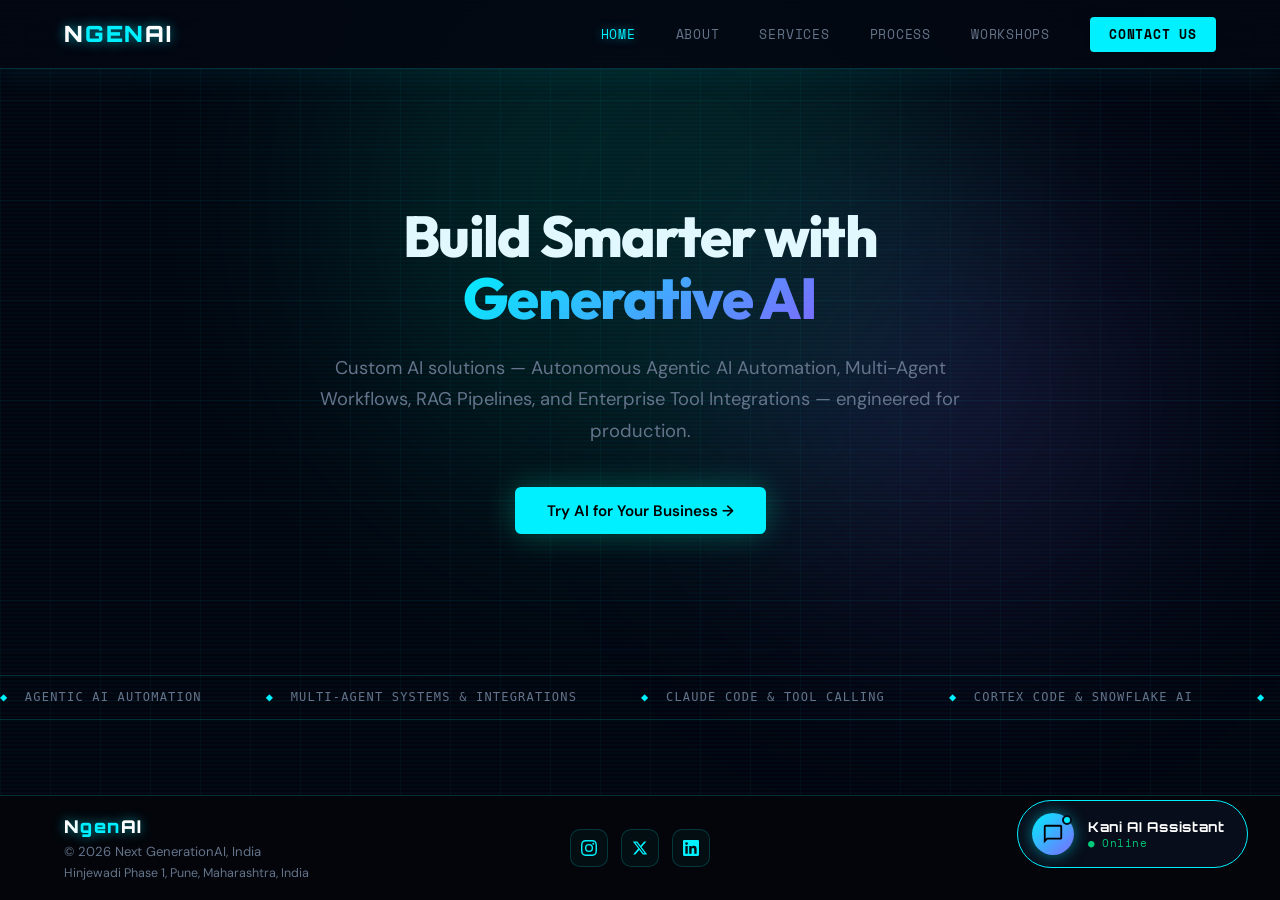
<file: index.html>
<!DOCTYPE html>
<html lang="en">

<head>
  <meta charset="UTF-8">
  <meta name="viewport" content="width=device-width, initial-scale=1.0">
  <title>NgenAI – Generative AI Solutions | RAG Pipelines & AI Chatbots</title>
  <meta name="description" content="NgenAI builds custom AI solutions — RAG pipelines, AI chatbots, Agentic automation & LLM integrations. Live in 4–6 weeks. Based in Pune, India.">
  <link rel="stylesheet" href="css/global.css?v=10">
  <link rel="stylesheet" href="css/index.css?v=10">
  <!-- Google Analytics -->
  <script async src="https://www.googletagmanager.com/gtag/js?id=G-XBX1PGX7KX"></script>
  <script>
    window.dataLayer = window.dataLayer || [];
    function gtag() { dataLayer.push(arguments); }
    gtag('js', new Date());
    gtag('config', 'G-XBX1PGX7KX');
  </script>
</head>

<body>

  <!-- NAV -->
  <nav>
    <a href="index.html" class="logo">N<span>gen</span>AI</a>
    <button class="hamburger" aria-label="Menu" onclick="toggleMenu()">
      <span></span><span></span><span></span>
    </button>
    <ul id="navMenu">
      <li><a href="index.html" class="active" onclick="closeMenu()">Home</a></li>
      <li><a href="about.html" onclick="closeMenu()">About</a></li>
      <li><a href="services.html" onclick="closeMenu()">Services</a></li>
      <li><a href="process.html" onclick="closeMenu()">Process</a></li>
      <li><a href="workshops.html" onclick="closeMenu()">Workshops</a></li>
      <li><a href="contact.html" class="nav-cta" onclick="closeMenu()">Contact Us</a></li>
    </ul>
  </nav>

  <main>
    <!-- HERO SECTION -->
    <section class="hero-section">
      <div class="glow-orb orb1"></div>
      <div class="glow-orb orb2"></div>

        <!-- HERO CONTENT -->
        <div class="hero-content">
          <h1>Build Smarter with<br><span class="highlight">Generative AI</span></h1>
          <p class="hero-sub">Custom AI solutions — Autonomous Agentic AI Automation, Multi-Agent Workflows, RAG Pipelines, and Enterprise Tool Integrations — engineered for production.</p>
          <div class="hero-actions">
            <a href="demo.html" class="btn-primary">Try AI for Your Business →</a>
            <button onclick="toggleKaniChat()" class="btn-ai-assistant-hero-3d" title="Ask Kani AI">
              <span class="btn-3d-shadow"></span>
              <span class="btn-3d-edge"></span>
              <span class="btn-3d-front">
                <svg class="icon-3d-bubble" viewBox="0 0 24 24" width="18" height="18">
                  <defs>
                    <linearGradient id="btnBubbleGrad" x1="0%" y1="0%" x2="100%" y2="100%">
                      <stop offset="0%" stop-color="#00f0ff" />
                      <stop offset="100%" stop-color="#7c6aff" />
                    </linearGradient>
                  </defs>
                  <path d="M20 2H4c-1.1 0-1.99.9-1.99 2L2 22l4-4h14c1.1 0 2-.9 2-2V4c0-1.1-.9-2-2-2zM6 9h12v2H6V9zm8 5H6v-2h8v2zm4-6H6V6h12v2z" fill="url(#btnBubbleGrad)"/>
                </svg>
                <span class="btn-3d-text">Ask Kani AI</span>
              </span>
            </button>
          </div>
        </div>
      </div>
    </section>

    <!-- TECH TICKER -->
    <div class="ticker-wrap">
      <div class="ticker">
        <span><b>◆</b> Agentic AI Automation</span>
        <span><b>◆</b> Multi-Agent Systems & Integrations</span>
        <span><b>◆</b> Claude Code & Tool Calling</span>
        <span><b>◆</b> Cortex Code & Snowflake AI</span>
        <span><b>◆</b> RAG Pipelines & Vector DBs</span>
        <span><b>◆</b> Corporate & Student Training</span>
        <span><b>◆</b> Hands-on Workshops</span>
        <span><b>◆</b> PhD Research & Implementation</span>
        <span><b>◆</b> M.E. & M.Tech Projects</span>
        <span><b>◆</b> LLM Fine-tuning & Adaptation</span>
        <span><b>◆</b> Enterprise API & Webhook Bots</span>
        <span><b>◆</b> OpenAI · Anthropic · Gemini</span>
        <span><b>◆</b> LangChain · LangGraph · CrewAI</span>
        <span><b>◆</b> FastAPI · Python · Docker</span>
        <!-- Duplicated for continuous loop -->
        <span><b>◆</b> Agentic AI Automation</span>
        <span><b>◆</b> Multi-Agent Systems & Integrations</span>
        <span><b>◆</b> Claude Code & Tool Calling</span>
        <span><b>◆</b> Cortex Code & Snowflake AI</span>
        <span><b>◆</b> RAG Pipelines & Vector DBs</span>
        <span><b>◆</b> Corporate & Student Training</span>
        <span><b>◆</b> Hands-on Workshops</span>
        <span><b>◆</b> PhD Research & Implementation</span>
        <span><b>◆</b> M.E. & M.Tech Projects</span>
        <span><b>◆</b> LLM Fine-tuning & Adaptation</span>
        <span><b>◆</b> Enterprise API & Webhook Bots</span>
        <span><b>◆</b> OpenAI · Anthropic · Gemini</span>
        <span><b>◆</b> LangChain · LangGraph · CrewAI</span>
        <span><b>◆</b> FastAPI · Python · Docker</span>
      </div>
    </div>

  </main>

  <!-- FOOTER -->
    <footer>
    <div>
      <a href="index.html" class="logo" style="font-size:1.1rem; margin-bottom:0.3rem; display:block;">N<span>gen</span>AI</a>
      <p>© 2026 Next GenerationAI, India</p>
      <p style="font-size:0.78rem; color:var(--muted); margin-top:0.3rem;">Hinjewadi Phase 1, Pune, Maharashtra, India</p>
    </div>
    <div class="social-icons">
      <a href="https://www.instagram.com/ngen.ai/" target="_blank" rel="noopener" class="social-icon" aria-label="Instagram">
        <svg viewBox="0 0 24 24"><path d="M12 2.163c3.204 0 3.584.012 4.85.07 3.252.148 4.771 1.691 4.919 4.919.058 1.265.069 1.645.069 4.849 0 3.205-.012 3.584-.069 4.849-.149 3.225-1.664 4.771-4.919 4.919-1.266.058-1.644.07-4.85.07-3.204 0-3.584-.012-4.849-.07-3.26-.149-4.771-1.699-4.919-4.92-.058-1.265-.07-1.644-.07-4.849 0-3.204.013-3.583.07-4.849.149-3.227 1.664-4.771 4.919-4.919 1.266-.057 1.645-.069 4.849-.069zM12 0C8.741 0 8.333.014 7.053.072 2.695.272.273 2.69.073 7.052.014 8.333 0 8.741 0 12c0 3.259.014 3.668.072 4.948.2 4.358 2.618 6.78 6.98 6.98C8.333 23.986 8.741 24 12 24c3.259 0 3.668-.014 4.948-.072 4.354-.2 6.782-2.618 6.979-6.98.059-1.28.073-1.689.073-4.948 0-3.259-.014-3.667-.072-4.947-.196-4.354-2.617-6.78-6.979-6.98C15.668.014 15.259 0 12 0zm0 5.838a6.162 6.162 0 100 12.324 6.162 6.162 0 000-12.324zM12 16a4 4 0 110-8 4 4 0 010 8zm6.406-11.845a1.44 1.44 0 100 2.881 1.44 1.44 0 000-2.881z"/></svg>
      </a>
      <a href="https://x.com/" target="_blank" rel="noopener" class="social-icon" aria-label="X (Twitter)">
        <svg viewBox="0 0 24 24"><path d="M18.244 2.25h3.308l-7.227 8.26 8.502 11.24H16.17l-5.214-6.817L4.99 21.75H1.68l7.73-8.835L1.254 2.25H8.08l4.713 6.231zm-1.161 17.52h1.833L7.084 4.126H5.117z"/></svg>
      </a>
      <a href="https://linkedin.com/" target="_blank" rel="noopener" class="social-icon" aria-label="LinkedIn">
        <svg viewBox="0 0 24 24"><path d="M20.447 20.452h-3.554v-5.569c0-1.328-.027-3.037-1.852-3.037-1.853 0-2.136 1.445-2.136 2.939v5.667H9.351V9h3.414v1.561h.046c.477-.9 1.637-1.85 3.37-1.85 3.601 0 4.267 2.37 4.267 5.455v6.286zM5.337 7.433a2.062 2.062 0 01-2.063-2.065 2.064 2.064 0 112.063 2.065zm1.782 13.019H3.555V9h3.564v11.452zM22.225 0H1.771C.792 0 0 .774 0 1.729v20.542C0 23.227.792 24 1.771 24h20.451C23.2 24 24 23.227 24 22.271V1.729C24 .774 23.2 0 22.222 0h.003z"/></svg>
      </a>
    </div>
  </footer>

  

  <!-- POP-UP FLOATING CHAT OVERLAY WINDOW -->
  <div class="floating-chat-window" id="floatingChatWindow">
    <div class="window-header">
      <div class="window-title">
        <div class="window-mini-hud">KANI</div>
        <div>
          <div style="font-family:'Orbitron',sans-serif; font-size:0.85rem; font-weight:700; color:#fff;">Kani AI Assistant</div>
          <div style="font-family:'Space Mono',monospace; font-size:0.68rem; color:#00c97a;"><span class="pulse-dot" style="background:#00c97a; box-shadow:0 0 8px #00c97a;"></span> Online</div>
        </div>
      </div>
      <button class="window-close-btn" onclick="toggleKaniChat()" aria-label="Close Chat">✕</button>
    </div>

    <div class="chat-card-body" id="popupChatBody">
      <div class="chat-message bot-msg">
        <div class="msg-bubble">
          <b>[KANI]</b><br>Hello! I am Kani, your NgenAI Intelligent Assistant. How can I help you today?
        </div>
      </div>
      <div class="chat-chips" id="popupChatChips">
        <button class="chip-btn" onclick="sendPopupQuickPrompt('Tell me about Agentic AI Automation & Integrations')">⚡ Agentic AI Services</button>
        <button class="chip-btn" onclick="sendPopupQuickPrompt('Tell me about RAG Pipelines')">📄 RAG Pipelines</button>
        <button class="chip-btn" onclick="sendPopupQuickPrompt('Do you help with M.Tech & PhD projects?')">🎓 PhD & M.Tech</button>
        <button class="chip-btn" onclick="sendPopupQuickPrompt('How do I contact NgenAI?')">📞 Contact Kani</button>
      </div>
    </div>

    <div class="chat-card-input">
      <input type="text" id="popupChatInput" placeholder="Ask Kani AI anything..." onkeypress="handlePopupKeyPress(event)">
      <button class="chat-send-btn" onclick="sendPopupMessage()" aria-label="Send">
        <svg viewBox="0 0 24 24"><path d="M2.01 21L23 12 2.01 3 2 10l15 2-15 2z"/></svg>
      </button>
    </div>
  </div>

  <script>
    function toggleMenu() {
      const nav = document.querySelector('nav');
      const menu = document.getElementById('navMenu');
      const hamburger = document.querySelector('.hamburger');
      nav.classList.toggle('nav-open');
      menu.classList.toggle('open');
      hamburger.classList.toggle('active');
    }
    function closeMenu() {
      const nav = document.querySelector('nav');
      const menu = document.getElementById('navMenu');
      const hamburger = document.querySelector('.hamburger');
      nav.classList.remove('nav-open');
      menu.classList.remove('open');
      hamburger.classList.remove('active');
    }

    

    const reveals = document.querySelectorAll('.reveal');
    const observer = new IntersectionObserver((entries) => {
      entries.forEach((e, i) => {
        if (e.isIntersecting) {
          setTimeout(() => e.target.classList.add('visible'), i * 80);
        }
      });
    }, { threshold: 0.1 });
    reveals.forEach(el => observer.observe(el));

    let chatMessages = [];

    // Interactive Kani Popup Window Chat
    function sendPopupQuickPrompt(promptText) {
      document.getElementById('popupChatInput').value = promptText;
      sendPopupMessage();
    }

    function handlePopupKeyPress(e) {
      if (e.key === 'Enter') {
        sendPopupMessage();
      }
    }

    async function sendPopupMessage() {
      const input = document.getElementById('popupChatInput');
      const query = input.value.trim();
      if (!query) return;

      const chatBody = document.getElementById('popupChatBody');
      const chips = document.getElementById('popupChatChips');
      if (chips) chips.remove();

      const userDiv = document.createElement('div');
      userDiv.className = 'chat-message user-msg';
      userDiv.innerHTML = `<div class="msg-bubble">${escapeHTML(query)}</div>`;
      chatBody.appendChild(userDiv);
      
      chatMessages.push({ role: 'user', content: query });
      input.value = '';
      chatBody.scrollTop = chatBody.scrollHeight;

      const typingDiv = document.createElement('div');
      typingDiv.className = 'chat-message bot-msg';
      typingDiv.innerHTML = `<div class="msg-bubble" style="font-style:italic; color:var(--muted);">Kani is typing...</div>`;
      typingDiv.id = 'typingIndicator';
      chatBody.appendChild(typingDiv);
      chatBody.scrollTop = chatBody.scrollHeight;

      try {
        const res = await fetch('/api/chat', {
          method: 'POST',
          headers: { 'Content-Type': 'application/json' },
          body: JSON.stringify({ 
            messages: chatMessages,
            context: window.location.pathname
          })
        });
        
        const data = await res.json();
        
        document.getElementById('typingIndicator').remove();
        
        if (data.error) {
          throw new Error(data.error);
        }

        const botReply = data.message.content;
        chatMessages.push(data.message);

        const botDiv = document.createElement('div');
        botDiv.className = 'chat-message bot-msg';
        
        // Simple markdown parser
        function parseMarkdown(text) {
          return text
            .replace(/\*\*(.*?)\*\*/g, '<b>$1</b>') // bold
            .replace(/\*(.*?)\*/g, '<i>$1</i>')   // italic
            .replace(/\n- (.*?)(?=\n|$)/g, '<br>• $1') // bullet points
            .replace(/\n/g, '<br>'); // newlines
        }
        
        const formattedReply = parseMarkdown(botReply);

        botDiv.innerHTML = `<div class="msg-bubble"><b>[KANI]</b><br>${formattedReply}</div>`;
        chatBody.appendChild(botDiv);
        chatBody.scrollTop = chatBody.scrollHeight;

      } catch (err) {
        console.error(err);
        document.getElementById('typingIndicator').remove();
        const errorDiv = document.createElement('div');
        errorDiv.className = 'chat-message bot-msg';
        errorDiv.innerHTML = `<div class="msg-bubble" style="color:#ff4444;">Error connecting to Kani API.</div>`;
        chatBody.appendChild(errorDiv);
        chatBody.scrollTop = chatBody.scrollHeight;
      }
    }

    function escapeHTML(str) {
      return str.replace(/[&<>'"]/g, 
        tag => ({ '&': '&amp;', '<': '&lt;', '>': '&gt;', "'": '&#39;', '"': '&quot;' }[tag] || tag));
    }
  </script>
  <script src="js/kani.js"></script>
</body>
</html>
</file>
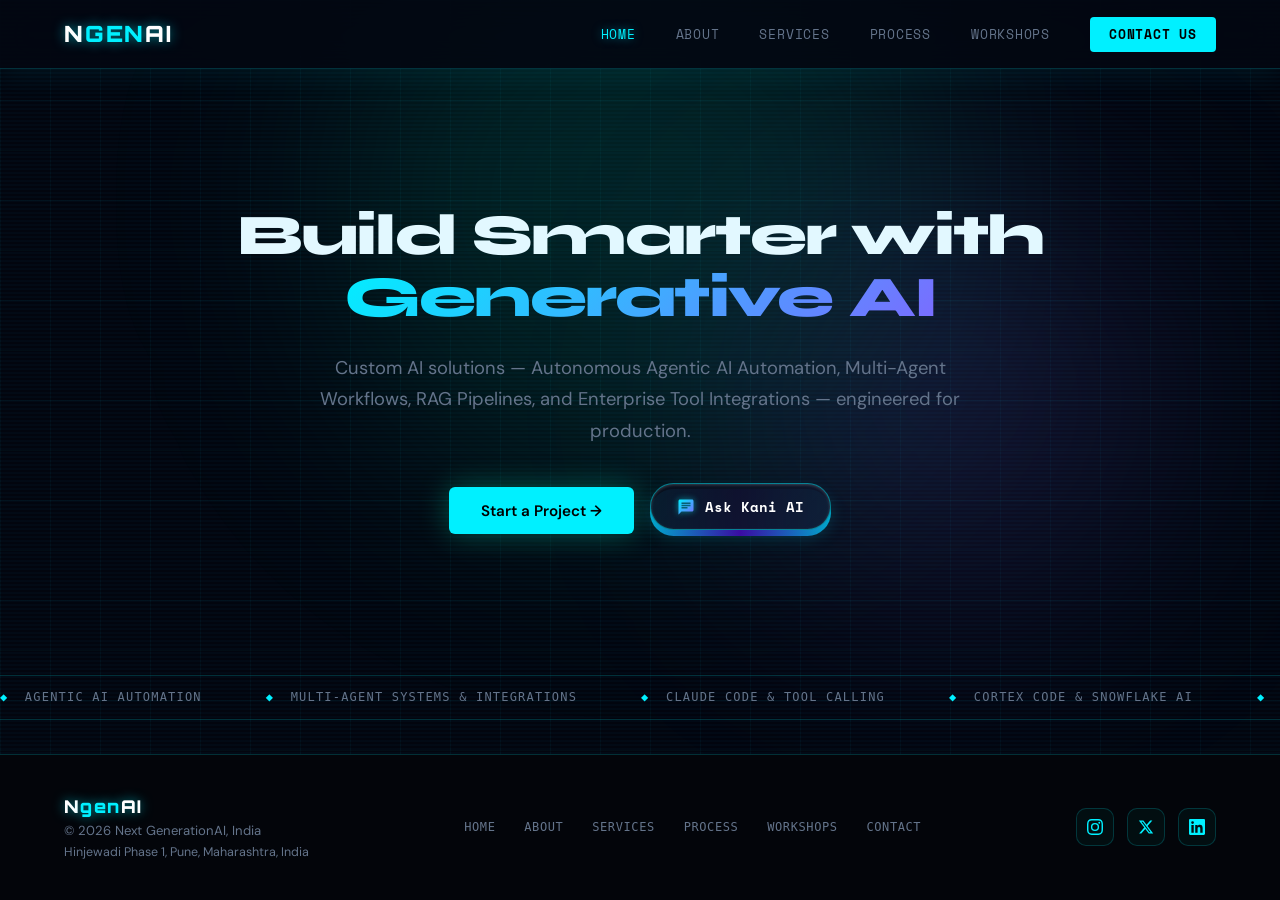
<file: home/index.html>
<!DOCTYPE html>
<html lang="en">

<head>
  <meta charset="UTF-8">
  <meta name="viewport" content="width=device-width, initial-scale=1.0">
  <title>NgenAI – Generative AI Solutions | RAG Pipelines & AI Chatbots</title>
  <meta name="description" content="NgenAI builds custom AI solutions — RAG pipelines, AI chatbots, Agentic automation & LLM integrations. Live in 4–6 weeks. Based in Pune, India.">
  <link rel="stylesheet" href="styles.css">
  <!-- Google Analytics -->
  <script async src="https://www.googletagmanager.com/gtag/js?id=G-XBX1PGX7KX"></script>
  <script>
    window.dataLayer = window.dataLayer || [];
    function gtag() { dataLayer.push(arguments); }
    gtag('js', new Date());
    gtag('config', 'G-XBX1PGX7KX');
  </script>
</head>

<body>

  <!-- NAV -->
  <nav>
    <a href="index.html" class="logo">N<span>gen</span>AI</a>
    <button class="hamburger" aria-label="Menu" onclick="toggleMenu()">
      <span></span><span></span><span></span>
    </button>
    <ul id="navMenu">
      <li><a href="index.html" class="active" onclick="closeMenu()">Home</a></li>
      <li><a href="about.html" onclick="closeMenu()">About</a></li>
      <li><a href="services.html" onclick="closeMenu()">Services</a></li>
      <li><a href="process.html" onclick="closeMenu()">Process</a></li>
      <li><a href="workshops.html" onclick="closeMenu()">Workshops</a></li>
      <li><a href="contact.html" class="nav-cta" onclick="closeMenu()">Contact Us</a></li>
    </ul>
  </nav>

  <main>
    <!-- HERO SECTION -->
    <section class="hero-section">
      <div class="glow-orb orb1"></div>
      <div class="glow-orb orb2"></div>

        <!-- HERO CONTENT -->
        <div class="hero-content">
          <h1>Build Smarter with<br><span class="highlight">Generative AI</span></h1>
          <p class="hero-sub">Custom AI solutions — Autonomous Agentic AI Automation, Multi-Agent Workflows, RAG Pipelines, and Enterprise Tool Integrations — engineered for production.</p>
          <div class="hero-actions">
            <a href="contact.html" class="btn-primary">Start a Project →</a>
            <button onclick="toggleKaniChat()" class="btn-ai-assistant-hero-3d" title="Ask Kani AI">
              <span class="btn-3d-shadow"></span>
              <span class="btn-3d-edge"></span>
              <span class="btn-3d-front">
                <svg class="icon-3d-bubble" viewBox="0 0 24 24" width="18" height="18">
                  <defs>
                    <linearGradient id="btnBubbleGrad" x1="0%" y1="0%" x2="100%" y2="100%">
                      <stop offset="0%" stop-color="#00f0ff" />
                      <stop offset="100%" stop-color="#7c6aff" />
                    </linearGradient>
                  </defs>
                  <path d="M20 2H4c-1.1 0-1.99.9-1.99 2L2 22l4-4h14c1.1 0 2-.9 2-2V4c0-1.1-.9-2-2-2zM6 9h12v2H6V9zm8 5H6v-2h8v2zm4-6H6V6h12v2z" fill="url(#btnBubbleGrad)"/>
                </svg>
                <span class="btn-3d-text">Ask Kani AI</span>
              </span>
            </button>
          </div>
        </div>
      </div>
    </section>

    <!-- TECH TICKER -->
    <div class="ticker-wrap">
      <div class="ticker">
        <span><b>◆</b> Agentic AI Automation</span>
        <span><b>◆</b> Multi-Agent Systems & Integrations</span>
        <span><b>◆</b> Claude Code & Tool Calling</span>
        <span><b>◆</b> Cortex Code & Snowflake AI</span>
        <span><b>◆</b> RAG Pipelines & Vector DBs</span>
        <span><b>◆</b> Corporate & Student Training</span>
        <span><b>◆</b> Hands-on Workshops</span>
        <span><b>◆</b> PhD Research & Implementation</span>
        <span><b>◆</b> M.E. & M.Tech Projects</span>
        <span><b>◆</b> LLM Fine-tuning & Adaptation</span>
        <span><b>◆</b> Enterprise API & Webhook Bots</span>
        <span><b>◆</b> OpenAI · Anthropic · Gemini</span>
        <span><b>◆</b> LangChain · LangGraph · CrewAI</span>
        <span><b>◆</b> FastAPI · Python · Docker</span>
        <!-- Duplicated for continuous loop -->
        <span><b>◆</b> Agentic AI Automation</span>
        <span><b>◆</b> Multi-Agent Systems & Integrations</span>
        <span><b>◆</b> Claude Code & Tool Calling</span>
        <span><b>◆</b> Cortex Code & Snowflake AI</span>
        <span><b>◆</b> RAG Pipelines & Vector DBs</span>
        <span><b>◆</b> Corporate & Student Training</span>
        <span><b>◆</b> Hands-on Workshops</span>
        <span><b>◆</b> PhD Research & Implementation</span>
        <span><b>◆</b> M.E. & M.Tech Projects</span>
        <span><b>◆</b> LLM Fine-tuning & Adaptation</span>
        <span><b>◆</b> Enterprise API & Webhook Bots</span>
        <span><b>◆</b> OpenAI · Anthropic · Gemini</span>
        <span><b>◆</b> LangChain · LangGraph · CrewAI</span>
        <span><b>◆</b> FastAPI · Python · Docker</span>
      </div>
    </div>

  </main>

  <!-- FOOTER -->
  <footer>
    <div>
      <a href="index.html" class="logo" style="font-size:1.1rem; margin-bottom:0.3rem; display:block;">N<span>gen</span>AI</a>
      <p>© 2026 Next GenerationAI, India</p>
      <p style="font-size:0.78rem; color:var(--muted); margin-top:0.3rem;">Hinjewadi Phase 1, Pune, Maharashtra, India</p>
    </div>
    <div class="footer-links">
      <a href="index.html">Home</a>
      <a href="about.html">About</a>
      <a href="services.html">Services</a>
      <a href="process.html">Process</a>
      <a href="workshops.html">Workshops</a>
      <a href="contact.html">Contact</a>
    </div>
    <div class="social-icons">
      <a href="https://www.instagram.com/ngen.ai/" target="_blank" rel="noopener" class="social-icon" aria-label="Instagram">
        <svg viewBox="0 0 24 24"><path d="M12 2.163c3.204 0 3.584.012 4.85.07 3.252.148 4.771 1.691 4.919 4.919.058 1.265.069 1.645.069 4.849 0 3.205-.012 3.584-.069 4.849-.149 3.225-1.664 4.771-4.919 4.919-1.266.058-1.644.07-4.85.07-3.204 0-3.584-.012-4.849-.07-3.26-.149-4.771-1.699-4.919-4.92-.058-1.265-.07-1.644-.07-4.849 0-3.204.013-3.583.07-4.849.149-3.227 1.664-4.771 4.919-4.919 1.266-.057 1.645-.069 4.849-.069zM12 0C8.741 0 8.333.014 7.053.072 2.695.272.273 2.69.073 7.052.014 8.333 0 8.741 0 12c0 3.259.014 3.668.072 4.948.2 4.358 2.618 6.78 6.98 6.98C8.333 23.986 8.741 24 12 24c3.259 0 3.668-.014 4.948-.072 4.354-.2 6.782-2.618 6.979-6.98.059-1.28.073-1.689.073-4.948 0-3.259-.014-3.667-.072-4.947-.196-4.354-2.617-6.78-6.979-6.98C15.668.014 15.259 0 12 0zm0 5.838a6.162 6.162 0 100 12.324 6.162 6.162 0 000-12.324zM12 16a4 4 0 110-8 4 4 0 010 8zm6.406-11.845a1.44 1.44 0 100 2.881 1.44 1.44 0 000-2.881z"/></svg>
      </a>
      <a href="https://x.com/" target="_blank" rel="noopener" class="social-icon" aria-label="X (Twitter)">
        <svg viewBox="0 0 24 24"><path d="M18.244 2.25h3.308l-7.227 8.26 8.502 11.24H16.17l-5.214-6.817L4.99 21.75H1.68l7.73-8.835L1.254 2.25H8.08l4.713 6.231zm-1.161 17.52h1.833L7.084 4.126H5.117z"/></svg>
      </a>
      <a href="https://linkedin.com/" target="_blank" rel="noopener" class="social-icon" aria-label="LinkedIn">
        <svg viewBox="0 0 24 24"><path d="M20.447 20.452h-3.554v-5.569c0-1.328-.027-3.037-1.852-3.037-1.853 0-2.136 1.445-2.136 2.939v5.667H9.351V9h3.414v1.561h.046c.477-.9 1.637-1.85 3.37-1.85 3.601 0 4.267 2.37 4.267 5.455v6.286zM5.337 7.433a2.062 2.062 0 01-2.063-2.065 2.064 2.064 0 112.063 2.065zm1.782 13.019H3.555V9h3.564v11.452zM22.225 0H1.771C.792 0 0 .774 0 1.729v20.542C0 23.227.792 24 1.771 24h20.451C23.2 24 24 23.227 24 22.271V1.729C24 .774 23.2 0 22.222 0h.003z"/></svg>
      </a>
    </div>
  </footer>

  <!-- FLOATING CHATBOT BUTTON (DESKTOP) -->
  <div class="floating-chat-btn" id="floatingChatWidget" onclick="toggleKaniChat()" title="Click to Talk with Kani AI">
    <div class="floating-chat-icon">
      <svg viewBox="0 0 24 24"><path d="M20 2H4c-1.1 0-2 .9-2 2v18l4-4h14c1.1 0 2-.9 2-2V4c0-1.1-.9-2-2-2zm0 14H5.17L4 17.17V4h16v12z"/></svg>
    </div>
    <div class="floating-chat-text">
      <span class="floating-chat-title">Kani AI Assistant</span>
      <span class="floating-chat-status">Ask Anything • Click to Chat</span>
    </div>
  </div>

  <!-- POP-UP FLOATING CHAT OVERLAY WINDOW -->
  <div class="floating-chat-window" id="floatingChatWindow">
    <div class="window-header">
      <div class="window-title">
        <div class="window-mini-hud">KANI</div>
        <div>
          <div style="font-family:'Orbitron',sans-serif; font-size:0.85rem; font-weight:700; color:#fff;">Kani AI Assistant</div>
          <div style="font-family:'Space Mono',monospace; font-size:0.68rem; color:var(--accent);"><span class="pulse-dot"></span> Online · Ready to Talk</div>
        </div>
      </div>
      <button class="window-close-btn" onclick="toggleKaniChat()" aria-label="Close Chat">✕</button>
    </div>

    <div class="chat-card-body" id="popupChatBody">
      <div class="chat-message bot-msg">
        <div class="msg-bubble">
          <b>[K.A.N.I // ONLINE]</b><br>Greetings User. I am Kani, your NgenAI Intelligent Assistant. How can I help you today?
        </div>
      </div>
      <div class="chat-chips" id="popupChatChips">
        <button class="chip-btn" onclick="sendPopupQuickPrompt('Tell me about Agentic AI Automation & Integrations')">⚡ Agentic AI Services</button>
        <button class="chip-btn" onclick="sendPopupQuickPrompt('Tell me about RAG Pipelines')">📄 RAG Pipelines</button>
        <button class="chip-btn" onclick="sendPopupQuickPrompt('Do you help with M.Tech & PhD projects?')">🎓 PhD & M.Tech</button>
        <button class="chip-btn" onclick="sendPopupQuickPrompt('How do I contact NgenAI?')">📞 Contact Kani</button>
      </div>
    </div>

    <div class="chat-card-input">
      <input type="text" id="popupChatInput" placeholder="Ask Kani AI anything..." onkeypress="handlePopupKeyPress(event)">
      <button class="chat-send-btn" onclick="sendPopupMessage()" aria-label="Send">
        <svg viewBox="0 0 24 24"><path d="M2.01 21L23 12 2.01 3 2 10l15 2-15 2z"/></svg>
      </button>
    </div>
  </div>

  <script>
    function toggleMenu() {
      const nav = document.querySelector('nav');
      const menu = document.getElementById('navMenu');
      const hamburger = document.querySelector('.hamburger');
      nav.classList.toggle('nav-open');
      menu.classList.toggle('open');
      hamburger.classList.toggle('active');
    }
    function closeMenu() {
      const nav = document.querySelector('nav');
      const menu = document.getElementById('navMenu');
      const hamburger = document.querySelector('.hamburger');
      nav.classList.remove('nav-open');
      menu.classList.remove('open');
      hamburger.classList.remove('active');
    }

    // Toggle Floating Kani Chat Modal
    function toggleKaniChat() {
      const win = document.getElementById('floatingChatWindow');
      win.classList.toggle('active');
      if (win.classList.contains('active')) {
        setTimeout(() => {
          const input = document.getElementById('popupChatInput');
          if (input) input.focus();
        }, 100);
      }
    }

    const reveals = document.querySelectorAll('.reveal');
    const observer = new IntersectionObserver((entries) => {
      entries.forEach((e, i) => {
        if (e.isIntersecting) {
          setTimeout(() => e.target.classList.add('visible'), i * 80);
        }
      });
    }, { threshold: 0.1 });
    reveals.forEach(el => observer.observe(el));

    // Interactive Kani Hero Chat
    function sendQuickPrompt(promptText) {
      document.getElementById('heroChatInput').value = promptText;
      sendHeroMessage();
    }

    function handleChatKeyPress(e) {
      if (e.key === 'Enter') {
        sendHeroMessage();
      }
    }

    function sendHeroMessage() {
      const input = document.getElementById('heroChatInput');
      const query = input.value.trim();
      if (!query) return;

      const chatBody = document.getElementById('heroChatBody');
      const chips = document.getElementById('heroChatChips');
      if (chips) chips.remove();

      const userDiv = document.createElement('div');
      userDiv.className = 'chat-message user-msg';
      userDiv.innerHTML = `<div class="msg-bubble">${escapeHTML(query)}</div>`;
      chatBody.appendChild(userDiv);
      input.value = '';
      chatBody.scrollTop = chatBody.scrollHeight;

      const typingDiv = document.createElement('div');
      typingDiv.className = 'chat-message bot-msg';
      typingDiv.innerHTML = `<div class="msg-bubble" style="font-style:italic; color:var(--muted);">Kani is thinking...</div>`;
      chatBody.appendChild(typingDiv);
      chatBody.scrollTop = chatBody.scrollHeight;

      setTimeout(() => {
        typingDiv.remove();
        const botDiv = document.createElement('div');
        botDiv.className = 'chat-message bot-msg';
        botDiv.innerHTML = `<div class="msg-bubble">${getBotResponse(query)}</div>`;
        chatBody.appendChild(botDiv);
        chatBody.scrollTop = chatBody.scrollHeight;
      }, 600);
    }

    // Interactive Kani Popup Window Chat
    function sendPopupQuickPrompt(promptText) {
      document.getElementById('popupChatInput').value = promptText;
      sendPopupMessage();
    }

    function handlePopupKeyPress(e) {
      if (e.key === 'Enter') {
        sendPopupMessage();
      }
    }

    function sendPopupMessage() {
      const input = document.getElementById('popupChatInput');
      const query = input.value.trim();
      if (!query) return;

      const chatBody = document.getElementById('popupChatBody');
      const chips = document.getElementById('popupChatChips');
      if (chips) chips.remove();

      const userDiv = document.createElement('div');
      userDiv.className = 'chat-message user-msg';
      userDiv.innerHTML = `<div class="msg-bubble">${escapeHTML(query)}</div>`;
      chatBody.appendChild(userDiv);
      input.value = '';
      chatBody.scrollTop = chatBody.scrollHeight;

      const typingDiv = document.createElement('div');
      typingDiv.className = 'chat-message bot-msg';
      typingDiv.innerHTML = `<div class="msg-bubble" style="font-style:italic; color:var(--muted);">Kani is thinking...</div>`;
      chatBody.appendChild(typingDiv);
      chatBody.scrollTop = chatBody.scrollHeight;

      setTimeout(() => {
        typingDiv.remove();
        const botDiv = document.createElement('div');
        botDiv.className = 'chat-message bot-msg';
        botDiv.innerHTML = `<div class="msg-bubble">${getBotResponse(query)}</div>`;
        chatBody.appendChild(botDiv);
        chatBody.scrollTop = chatBody.scrollHeight;
      }, 600);
    }

    function escapeHTML(str) {
      return str.replace(/[&<>'"]/g, 
        tag => ({ '&': '&amp;', '<': '&lt;', '>': '&gt;', "'": '&#39;', '"': '&quot;' }[tag] || tag));
    }

    function getBotResponse(q) {
      const lower = q.toLowerCase();
      if (lower.includes('agent') || lower.includes('automation') || lower.includes('integration') || lower.includes('workflow') || lower.includes('tool')) {
        return "<b>[KANI]</b> We specialize in <b>Agentic AI Automation & Enterprise Integrations</b>! We build multi-agent workflows (LangGraph, CrewAI, AutoGen) connecting directly to your APIs, CRMs, SQL DBs & developer tools for autonomous task execution.";
      } else if (lower.includes('service') || lower.includes('offer') || lower.includes('build')) {
        return "<b>[KANI]</b> We build <b>Agentic AI Automation Systems</b>, <b>Custom AI Chatbots</b>, <b>RAG Document Pipelines</b>, and <b>Claude Code / Cortex Integrations</b> tailored to your business!";
      } else if (lower.includes('rag') || lower.includes('document')) {
        return "<b>[KANI]</b> Our RAG systems allow you to query your private PDFs, manuals, and SQL databases with zero hallucination & precise citations.";
      } else if (lower.includes('phd') || lower.includes('m.tech') || lower.includes('me') || lower.includes('academic') || lower.includes('research')) {
        return "<b>[KANI]</b> Yes! We specialize in PhD research implementation, M.E./M.Tech projects, thesis RAG systems, and custom AI paper implementations.";
      } else if (lower.includes('workshop') || lower.includes('training')) {
        return "<b>[KANI]</b> We conduct hands-on online & corporate on-site workshops on Prompt Engineering, Agentic AI, and Production LLM architectures.";
      } else if (lower.includes('contact') || lower.includes('hire') || lower.includes('call') || lower.includes('price')) {
        return "<b>[KANI]</b> You can reach us directly on WhatsApp at <b>+91 73876 76043</b> or fill out our <a href='contact.html' style='color:var(--accent); font-weight:bold;'>Contact Form →</a>";
      } else {
        return "<b>[KANI]</b> Great question! NgenAI specializes in custom Generative AI, Agentic AI automation, and enterprise tool integrations. <a href='contact.html' style='color:var(--accent); font-weight:bold;'>Get in touch with our lead architect →</a>";
      }
    }
  </script>
</body>
</html>
</file>
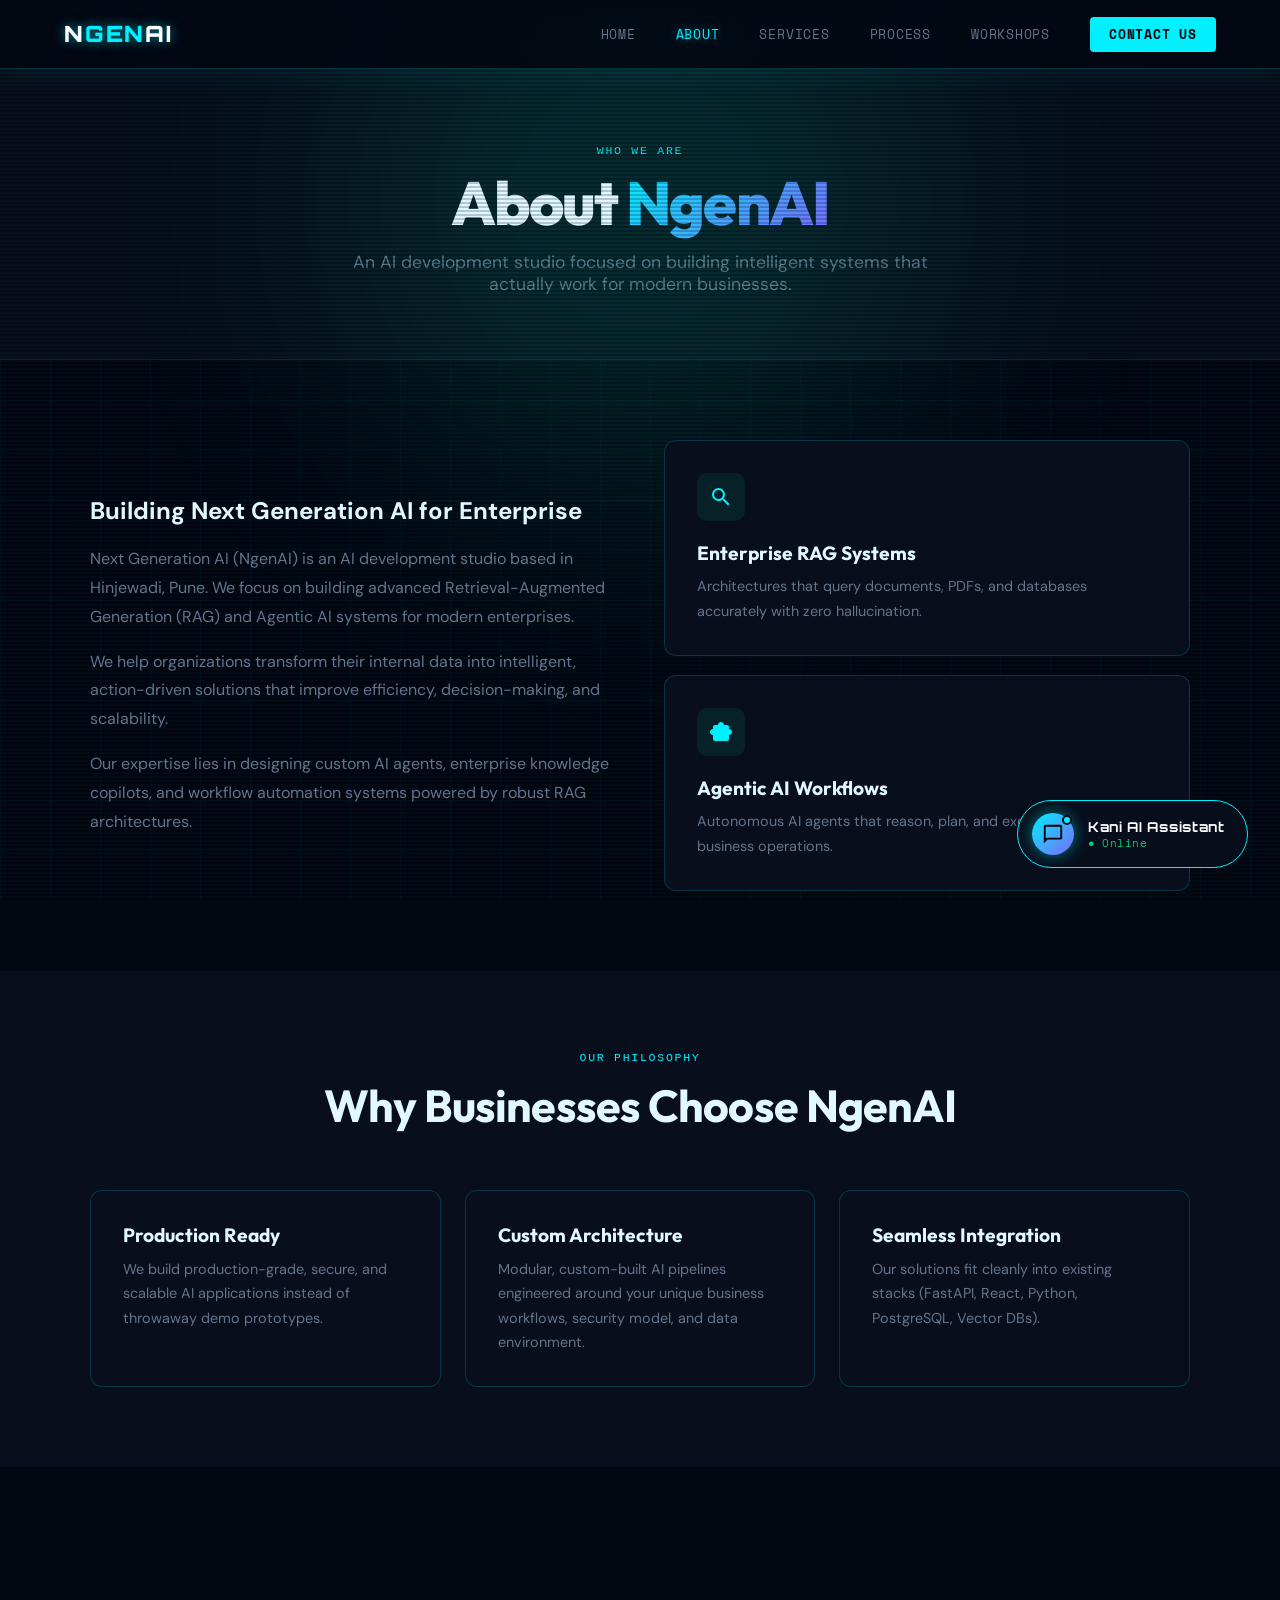
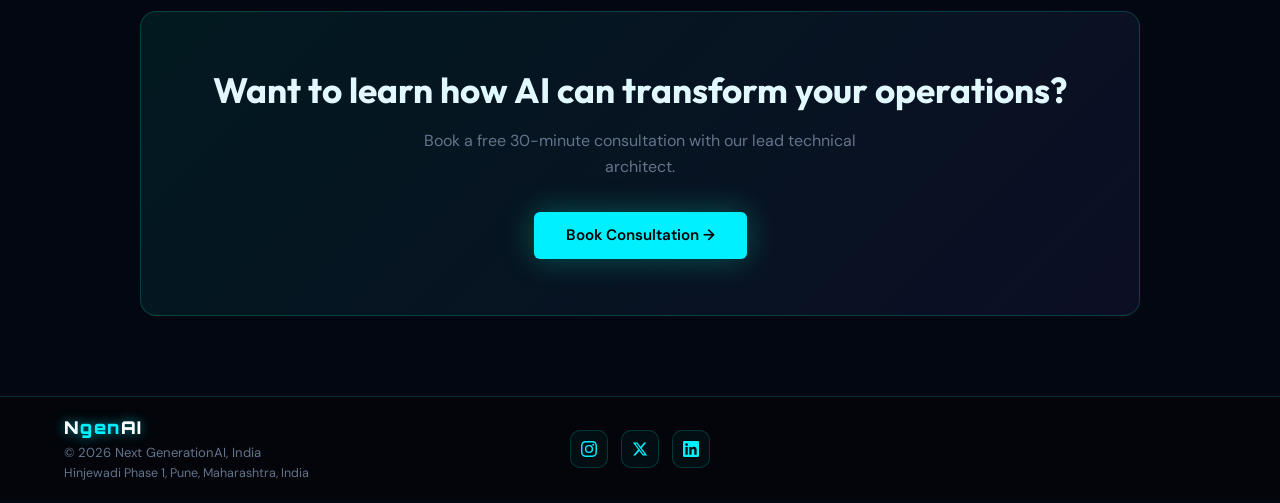
<file: about.html>
<!DOCTYPE html>
<html lang="en">
<head>
  <meta charset="UTF-8">
  <meta name="viewport" content="width=device-width, initial-scale=1.0">
  <title>About Us | NgenAI – Generative AI Studio</title>
  <meta name="description" content="Learn about NgenAI, an AI development studio based in Pune specializing in custom RAG, LLM integrations, and Agentic AI solutions.">
  <link rel="stylesheet" href="css/global.css?v=10">
  <link rel="stylesheet" href="css/about.css?v=10">
  <!-- Google Analytics -->
  <script async src="https://www.googletagmanager.com/gtag/js?id=G-XBX1PGX7KX"></script>
  <script>
    window.dataLayer = window.dataLayer || [];
    function gtag() { dataLayer.push(arguments); }
    gtag('js', new Date());
    gtag('config', 'G-XBX1PGX7KX');
  </script>
</head>
<body>

  <!-- NAV -->
  <nav>
    <a href="index.html" class="logo">N<span>gen</span>AI</a>
    <button class="hamburger" aria-label="Menu" onclick="toggleMenu()">
      <span></span><span></span><span></span>
    </button>
    <ul id="navMenu">
      <li><a href="index.html" onclick="closeMenu()">Home</a></li>
      <li><a href="about.html" class="active" onclick="closeMenu()">About</a></li>
      <li><a href="services.html" onclick="closeMenu()">Services</a></li>
      <li><a href="process.html" onclick="closeMenu()">Process</a></li>
      <li><a href="workshops.html" onclick="closeMenu()">Workshops</a></li>
      <li><a href="contact.html" class="nav-cta" onclick="closeMenu()">Contact Us</a></li>
    </ul>
  </nav>

  <main>
    <!-- PAGE HEADER -->
    <header class="page-header">
      <div class="glow-orb orb1"></div>
      <div class="section-tag">Who We Are</div>
      <h1>About <span class="highlight">NgenAI</span></h1>
      <p>An AI development studio focused on building intelligent systems that actually work for modern businesses.</p>
    </header>

    <!-- CONTENT SECTION -->
    <section>
      <div class="grid-2">
        <div class="reveal">
          <h2>Building Next Generation AI for Enterprise</h2>
          <p style="color:var(--muted); line-height:1.8; margin-top:1.2rem;">
            Next Generation AI (NgenAI) is an AI development studio based in Hinjewadi, Pune. We focus on building advanced Retrieval-Augmented Generation (RAG) and Agentic AI systems for modern enterprises.
          </p>
          <p style="color:var(--muted); line-height:1.8; margin-top:1rem;">
            We help organizations transform their internal data into intelligent, action-driven solutions that improve efficiency, decision-making, and scalability.
          </p>
          <p style="color:var(--muted); line-height:1.8; margin-top:1rem;">
            Our expertise lies in designing custom AI agents, enterprise knowledge copilots, and workflow automation systems powered by robust RAG architectures.
          </p>
        </div>

        <div class="reveal" style="display:flex; flex-direction:column; gap:1.2rem;">
          <div class="feature-card">
            <div class="card-icon"><svg viewBox="0 0 24 24"><path d="M15.5 14h-.79l-.28-.27A6.471 6.471 0 0016 9.5 6.5 6.5 0 109.5 16c1.61 0 3.09-.59 4.23-1.57l.27.28v.79l5 4.99L20.49 19l-4.99-5zm-6 0C7.01 14 5 11.99 5 9.5S7.01 5 9.5 5 14 7.01 14 9.5 11.99 14 9.5 14z"/></svg></div>
            <h3>Enterprise RAG Systems</h3>
            <p>Architectures that query documents, PDFs, and databases accurately with zero hallucination.</p>
          </div>

          <div class="feature-card">
            <div class="card-icon"><svg viewBox="0 0 24 24"><path d="M20 9V7c0-1.1-.9-2-2-2h-3c0-1.66-1.34-3-3-3S9 3.34 9 5H6c-1.1 0-2 .9-2 2v2c-1.66 0-3 1.34-3 3s1.34 3 3 3v4c0 1.1.9 2 2 2h12c1.1 0 2-.9 2-2v-4c1.66 0 3-1.34 3-3s-1.34-3-3-3z"/></svg></div>
            <h3>Agentic AI Workflows</h3>
            <p>Autonomous AI agents that reason, plan, and execute multi-step business operations.</p>
          </div>
        </div>
      </div>
    </section>

    <!-- CORE PRINCIPLES -->
    <section style="background:var(--surface);">
      <div class="section-header reveal">
        <div class="section-tag">Our Philosophy</div>
        <h2>Why Businesses Choose NgenAI</h2>
      </div>

      <div class="grid-3">
        <div class="feature-card reveal">
          <h3>Production Ready</h3>
          <p>We build production-grade, secure, and scalable AI applications instead of throwaway demo prototypes.</p>
        </div>
        <div class="feature-card reveal">
          <h3>Custom Architecture</h3>
          <p>Modular, custom-built AI pipelines engineered around your unique business workflows, security model, and data environment.</p>
        </div>
        <div class="feature-card reveal">
          <h3>Seamless Integration</h3>
          <p>Our solutions fit cleanly into existing stacks (FastAPI, React, Python, PostgreSQL, Vector DBs).</p>
        </div>
      </div>
    </section>

    <!-- CTA -->
    <section>
      <div class="cta-banner reveal">
        <h2>Want to learn how AI can transform your operations?</h2>
        <p>Book a free 30-minute consultation with our lead technical architect.</p>
        <a href="contact.html" class="btn-primary">Book Consultation →</a>
      </div>
    </section>
  </main>

  <!-- FOOTER -->
    <footer>
    <div>
      <a href="index.html" class="logo" style="font-size:1.1rem; margin-bottom:0.3rem; display:block;">N<span>gen</span>AI</a>
      <p>© 2026 Next GenerationAI, India</p>
      <p style="font-size:0.78rem; color:var(--muted); margin-top:0.3rem;">Hinjewadi Phase 1, Pune, Maharashtra, India</p>
    </div>
    <div class="social-icons">
      <a href="https://www.instagram.com/ngen.ai/" target="_blank" rel="noopener" class="social-icon" aria-label="Instagram">
        <svg viewBox="0 0 24 24"><path d="M12 2.163c3.204 0 3.584.012 4.85.07 3.252.148 4.771 1.691 4.919 4.919.058 1.265.069 1.645.069 4.849 0 3.205-.012 3.584-.069 4.849-.149 3.225-1.664 4.771-4.919 4.919-1.266.058-1.644.07-4.85.07-3.204 0-3.584-.012-4.849-.07-3.26-.149-4.771-1.699-4.919-4.92-.058-1.265-.07-1.644-.07-4.849 0-3.204.013-3.583.07-4.849.149-3.227 1.664-4.771 4.919-4.919 1.266-.057 1.645-.069 4.849-.069zM12 0C8.741 0 8.333.014 7.053.072 2.695.272.273 2.69.073 7.052.014 8.333 0 8.741 0 12c0 3.259.014 3.668.072 4.948.2 4.358 2.618 6.78 6.98 6.98C8.333 23.986 8.741 24 12 24c3.259 0 3.668-.014 4.948-.072 4.354-.2 6.782-2.618 6.979-6.98.059-1.28.073-1.689.073-4.948 0-3.259-.014-3.667-.072-4.947-.196-4.354-2.617-6.78-6.979-6.98C15.668.014 15.259 0 12 0zm0 5.838a6.162 6.162 0 100 12.324 6.162 6.162 0 000-12.324zM12 16a4 4 0 110-8 4 4 0 010 8zm6.406-11.845a1.44 1.44 0 100 2.881 1.44 1.44 0 000-2.881z"/></svg>
      </a>
      <a href="https://x.com/" target="_blank" rel="noopener" class="social-icon" aria-label="X (Twitter)">
        <svg viewBox="0 0 24 24"><path d="M18.244 2.25h3.308l-7.227 8.26 8.502 11.24H16.17l-5.214-6.817L4.99 21.75H1.68l7.73-8.835L1.254 2.25H8.08l4.713 6.231zm-1.161 17.52h1.833L7.084 4.126H5.117z"/></svg>
      </a>
      <a href="https://linkedin.com/" target="_blank" rel="noopener" class="social-icon" aria-label="LinkedIn">
        <svg viewBox="0 0 24 24"><path d="M20.447 20.452h-3.554v-5.569c0-1.328-.027-3.037-1.852-3.037-1.853 0-2.136 1.445-2.136 2.939v5.667H9.351V9h3.414v1.561h.046c.477-.9 1.637-1.85 3.37-1.85 3.601 0 4.267 2.37 4.267 5.455v6.286zM5.337 7.433a2.062 2.062 0 01-2.063-2.065 2.064 2.064 0 112.063 2.065zm1.782 13.019H3.555V9h3.564v11.452zM22.225 0H1.771C.792 0 0 .774 0 1.729v20.542C0 23.227.792 24 1.771 24h20.451C23.2 24 24 23.227 24 22.271V1.729C24 .774 23.2 0 22.222 0h.003z"/></svg>
      </a>
    </div>
  </footer>

  <script>
    function toggleMenu() {
      document.querySelector('nav').classList.toggle('nav-open');
      document.getElementById('navMenu').classList.toggle('open');
      document.querySelector('.hamburger').classList.toggle('active');
    }
    function closeMenu() {
      document.querySelector('nav').classList.remove('nav-open');
      document.getElementById('navMenu').classList.remove('open');
      document.querySelector('.hamburger').classList.remove('active');
    }
    const reveals = document.querySelectorAll('.reveal');
    const observer = new IntersectionObserver((entries) => {
      entries.forEach((e, i) => { if (e.isIntersecting) setTimeout(() => e.target.classList.add('visible'), i * 80); });
    }, { threshold: 0.1 });
    reveals.forEach(el => observer.observe(el));
  </script>
  <script src="js/kani.js"></script>
</body>
</html>
</file>
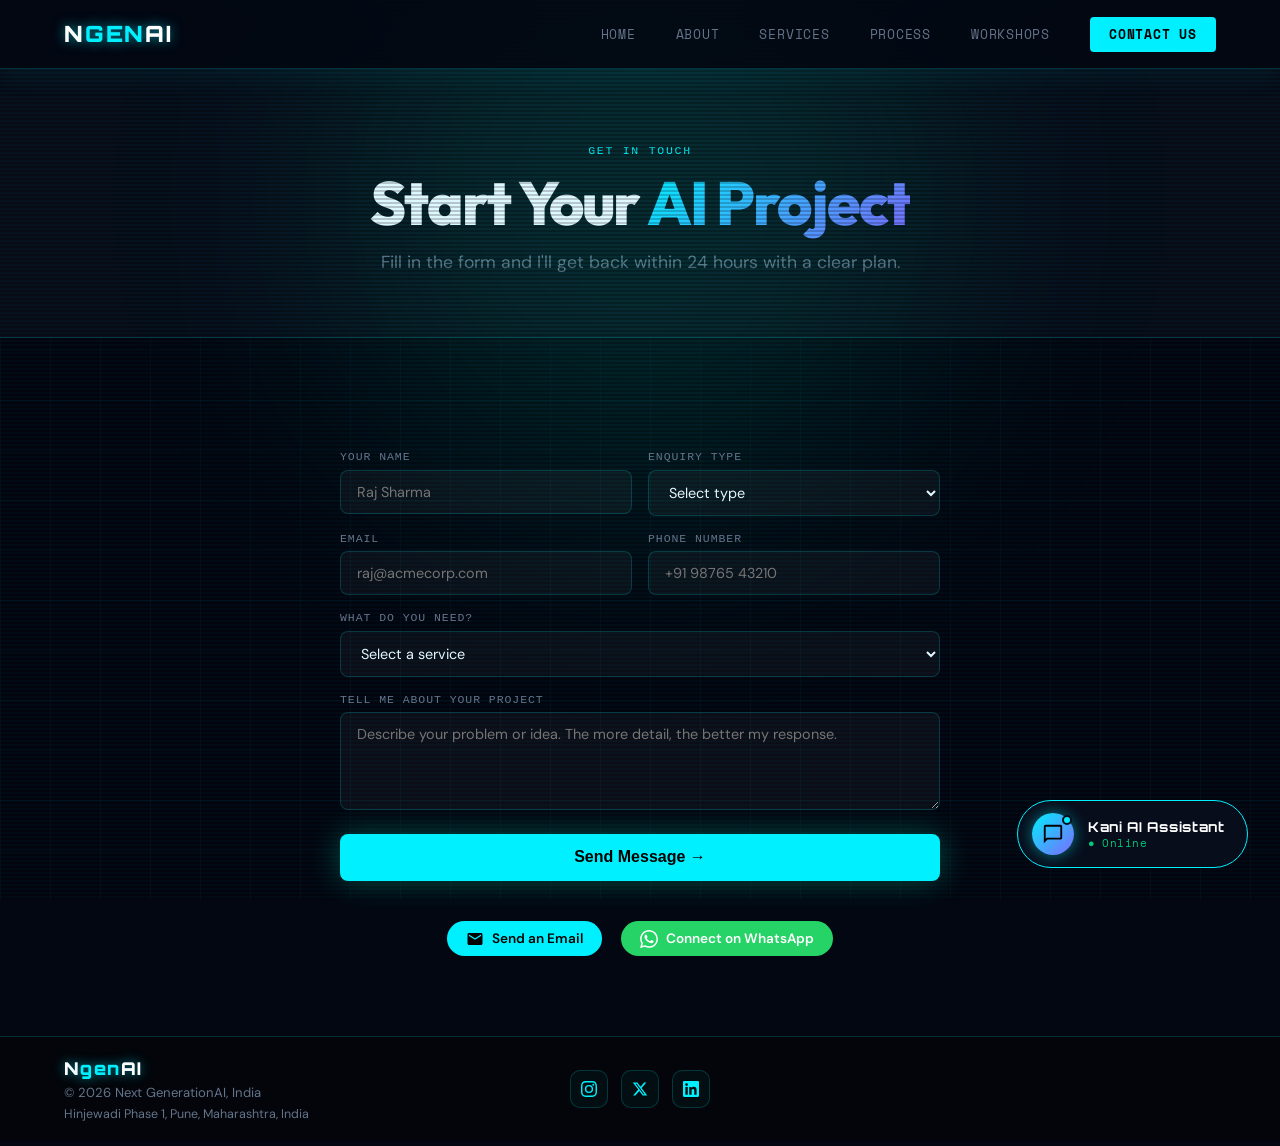
<file: contact.html>
<!DOCTYPE html>
<html lang="en">
<head>
  <meta charset="UTF-8">
  <meta name="viewport" content="width=device-width, initial-scale=1.0">
  <title>Contact Us | NgenAI – Book a Free AI Consultation</title>
  <meta name="description" content="Contact NgenAI for custom Generative AI solutions, RAG pipelines, chatbots, or IoT workshops. Get a response within 24 hours.">
  <link rel="stylesheet" href="css/global.css?v=10">
  <link rel="stylesheet" href="css/contact.css?v=10">
  <!-- Google Analytics -->
  <script async src="https://www.googletagmanager.com/gtag/js?id=G-XBX1PGX7KX"></script>
  <script>
    window.dataLayer = window.dataLayer || [];
    function gtag() { dataLayer.push(arguments); }
    gtag('js', new Date());
    gtag('config', 'G-XBX1PGX7KX');
  </script>
</head>
<body>

  <nav>
    <a href="index.html" class="logo">N<span>gen</span>AI</a>
    <button class="hamburger" aria-label="Menu" onclick="toggleMenu()">
      <span></span><span></span><span></span>
    </button>
    <ul id="navMenu">
      <li><a href="index.html" onclick="closeMenu()">Home</a></li>
      <li><a href="about.html" onclick="closeMenu()">About</a></li>
      <li><a href="services.html" onclick="closeMenu()">Services</a></li>
      <li><a href="process.html" onclick="closeMenu()">Process</a></li>
      <li><a href="workshops.html" onclick="closeMenu()">Workshops</a></li>
      <li><a href="contact.html" class="active nav-cta" onclick="closeMenu()">Contact Us</a></li>
    </ul>
  </nav>

  <main>
    <header class="page-header">
      <div class="glow-orb orb1"></div>
      <div class="section-tag">Get In Touch</div>
      <h1>Start Your <span class="highlight">AI Project</span></h1>
      <p>Fill in the form and I'll get back within 24 hours with a clear plan.</p>
    </header>

    <section>
      <div class="contact-container">
        <form class="contact-form reveal" id="contactForm" onsubmit="handleSubmit(event)">
          <div class="form-row">
            <div class="form-group">
              <label>Your Name</label>
              <input type="text" name="name" placeholder="Raj Sharma" required>
            </div>
            <div class="form-group">
              <label>Enquiry Type</label>
              <select name="enquiry_type" id="enquiryType" required onchange="toggleCompanyField(this.value)">
                <option value="" disabled selected>Select type</option>
                <option value="Company">Company</option>
                <option value="Personal">Personal</option>
              </select>
            </div>
          </div>

          <div class="form-row" id="companyRow" style="display:none; overflow:hidden; transition:all 0.3s ease;">
            <div class="form-group" style="width:100%;">
              <label>Company Name</label>
              <input type="text" name="company" id="companyName" placeholder="e.g. Acme Corp">
            </div>
          </div>

          <div class="form-row">
            <div class="form-group">
              <label>Email</label>
              <input type="email" name="email" placeholder="raj@acmecorp.com" required>
            </div>
            <div class="form-group">
              <label>Phone Number</label>
              <input type="tel" name="phone" placeholder="+91 98765 43210" required>
            </div>
          </div>

          <div class="form-group">
            <label>What do you need?</label>
            <select name="service" id="serviceSelect" required>
              <option value="" disabled selected>Select a service</option>
              <option>AI Chatbot</option>
              <option>RAG / Document AI</option>
              <option>Workflow Automation</option>
              <option>LLM Integration</option>
              <option>Fine-tuning</option>
              <option>AI Strategy Consulting</option>
              <option>Workshop / Training</option>
              <option>Not sure yet</option>
            </select>
          </div>

          <div class="form-group">
            <label>Tell me about your project</label>
            <textarea name="message" rows="4" placeholder="Describe your problem or idea. The more detail, the better my response." required></textarea>
          </div>

          <button type="submit" class="btn-submit">Send Message →</button>
        </form>

        <div style="margin-top:2.5rem; display:flex; flex-wrap:wrap; justify-content:center; align-items:center; gap:1.2rem;" class="reveal">
          <a href="mailto:nextgenerationai@ngenai.in" style="display:inline-flex; align-items:center; gap:0.5rem; background:var(--accent); color:#000; text-decoration:none; font-size:0.85rem; font-weight:600; padding:0.55rem 1.2rem; border-radius:999px; transition:opacity 0.2s;">
            <svg viewBox="0 0 24 24" width="18" height="18" fill="#000"><path d="M20 4H4c-1.1 0-2 .9-2 2v12c0 1.1.9 2 2 2h16c1.1 0 2-.9 2-2V6c0-1.1-.9-2-2-2zm0 4-8 5-8-5V6l8 5 8-5v2z"/></svg>
            Send an Email
          </a>
          <a href="https://wa.me/917387676043" target="_blank" rel="noopener" style="display:inline-flex; align-items:center; gap:0.5rem; background:#25D366; color:#fff; text-decoration:none; font-size:0.85rem; font-weight:600; padding:0.55rem 1.2rem; border-radius:999px; transition:opacity 0.2s;">
            <svg viewBox="0 0 24 24" width="18" height="18" fill="#fff"><path d="M17.472 14.382c-.297-.149-1.758-.867-2.03-.967-.273-.099-.471-.148-.67.15-.197.297-.767.966-.94 1.164-.173.199-.347.223-.644.075-.297-.15-1.255-.463-2.39-1.475-.883-.788-1.48-1.761-1.653-2.059-.173-.297-.018-.458.13-.606.134-.133.298-.347.446-.52.149-.174.198-.298.298-.497.099-.198.05-.371-.025-.52-.075-.149-.669-1.612-.916-2.207-.242-.579-.487-.5-.669-.51-.173-.008-.371-.01-.57-.01-.198 0-.52.074-.792.372-.272.297-1.04 1.016-1.04 2.479 0 1.462 1.065 2.875 1.213 3.074.149.198 2.096 3.2 5.077 4.487.709.306 1.262.489 1.694.625.712.227 1.36.195 1.871.118.571-.085 1.758-.719 2.006-1.413.248-.694.248-1.289.173-1.413-.074-.124-.272-.198-.57-.347m-5.421 7.403h-.004a9.87 9.87 0 01-5.031-1.378l-.361-.214-3.741.982.998-3.648-.235-.374a9.86 9.86 0 01-1.51-5.26c.001-5.45 4.436-9.884 9.888-9.884 2.64 0 5.122 1.03 6.988 2.898a9.825 9.825 0 012.893 6.994c-.003 5.45-4.437 9.884-9.885 9.884m8.413-18.297A11.815 11.815 0 0012.05 0C5.495 0 .16 5.335.157 11.892c0 2.096.547 4.142 1.588 5.945L.057 24l6.305-1.654a11.882 11.882 0 005.683 1.448h.005c6.554 0 11.89-5.335 11.893-11.893a11.821 11.821 0 00-3.48-8.413z"/></svg>
            Connect on WhatsApp
          </a>
        </div>
      </div>
    </section>
  </main>

    <footer>
    <div>
      <a href="index.html" class="logo" style="font-size:1.1rem; margin-bottom:0.3rem; display:block;">N<span>gen</span>AI</a>
      <p>© 2026 Next GenerationAI, India</p>
      <p style="font-size:0.78rem; color:var(--muted); margin-top:0.3rem;">Hinjewadi Phase 1, Pune, Maharashtra, India</p>
    </div>
    <div class="social-icons">
      <a href="https://www.instagram.com/ngen.ai/" target="_blank" rel="noopener" class="social-icon" aria-label="Instagram">
        <svg viewBox="0 0 24 24"><path d="M12 2.163c3.204 0 3.584.012 4.85.07 3.252.148 4.771 1.691 4.919 4.919.058 1.265.069 1.645.069 4.849 0 3.205-.012 3.584-.069 4.849-.149 3.225-1.664 4.771-4.919 4.919-1.266.058-1.644.07-4.85.07-3.204 0-3.584-.012-4.849-.07-3.26-.149-4.771-1.699-4.919-4.92-.058-1.265-.07-1.644-.07-4.849 0-3.204.013-3.583.07-4.849.149-3.227 1.664-4.771 4.919-4.919 1.266-.057 1.645-.069 4.849-.069zM12 0C8.741 0 8.333.014 7.053.072 2.695.272.273 2.69.073 7.052.014 8.333 0 8.741 0 12c0 3.259.014 3.668.072 4.948.2 4.358 2.618 6.78 6.98 6.98C8.333 23.986 8.741 24 12 24c3.259 0 3.668-.014 4.948-.072 4.354-.2 6.782-2.618 6.979-6.98.059-1.28.073-1.689.073-4.948 0-3.259-.014-3.667-.072-4.947-.196-4.354-2.617-6.78-6.979-6.98C15.668.014 15.259 0 12 0zm0 5.838a6.162 6.162 0 100 12.324 6.162 6.162 0 000-12.324zM12 16a4 4 0 110-8 4 4 0 010 8zm6.406-11.845a1.44 1.44 0 100 2.881 1.44 1.44 0 000-2.881z"/></svg>
      </a>
      <a href="https://x.com/" target="_blank" rel="noopener" class="social-icon" aria-label="X (Twitter)">
        <svg viewBox="0 0 24 24"><path d="M18.244 2.25h3.308l-7.227 8.26 8.502 11.24H16.17l-5.214-6.817L4.99 21.75H1.68l7.73-8.835L1.254 2.25H8.08l4.713 6.231zm-1.161 17.52h1.833L7.084 4.126H5.117z"/></svg>
      </a>
      <a href="https://linkedin.com/" target="_blank" rel="noopener" class="social-icon" aria-label="LinkedIn">
        <svg viewBox="0 0 24 24"><path d="M20.447 20.452h-3.554v-5.569c0-1.328-.027-3.037-1.852-3.037-1.853 0-2.136 1.445-2.136 2.939v5.667H9.351V9h3.414v1.561h.046c.477-.9 1.637-1.85 3.37-1.85 3.601 0 4.267 2.37 4.267 5.455v6.286zM5.337 7.433a2.062 2.062 0 01-2.063-2.065 2.064 2.064 0 112.063 2.065zm1.782 13.019H3.555V9h3.564v11.452zM22.225 0H1.771C.792 0 0 .774 0 1.729v20.542C0 23.227.792 24 1.771 24h20.451C23.2 24 24 23.227 24 22.271V1.729C24 .774 23.2 0 22.222 0h.003z"/></svg>
      </a>
    </div>
  </footer>

  <script>
    function toggleCompanyField(value) {
      const row = document.getElementById('companyRow');
      const input = document.getElementById('companyName');
      if (value === 'Company') {
        row.style.display = 'flex';
        input.required = true;
      } else {
        row.style.display = 'none';
        input.required = false;
        input.value = '';
      }
    }

    function toggleMenu() {
      document.querySelector('nav').classList.toggle('nav-open');
      document.getElementById('navMenu').classList.toggle('open');
      document.querySelector('.hamburger').classList.toggle('active');
    }
    function closeMenu() {
      document.querySelector('nav').classList.remove('nav-open');
      document.getElementById('navMenu').classList.remove('open');
      document.querySelector('.hamburger').classList.remove('active');
    }

    const reveals = document.querySelectorAll('.reveal');
    const observer = new IntersectionObserver((entries) => {
      entries.forEach((e, i) => { if (e.isIntersecting) setTimeout(() => e.target.classList.add('visible'), i * 80); });
    }, { threshold: 0.1 });
    reveals.forEach(el => observer.observe(el));

    const SHEET_URL = 'https://script.google.com/macros/s/AKfycbzvc_1YXuMxoTo-u93aZJuZYdbR1V2EdAlG5wGi5aOKQouSkqevGpXTBd1lkqNtCoopGA/exec';

    async function handleSubmit(e) {
      e.preventDefault();
      const btn = e.target.querySelector('.btn-submit');
      const form = e.target;

      const data = {
        name: form.querySelector('[name="name"]').value,
        enquiry_type: form.querySelector('[name="enquiry_type"]').value,
        company: form.querySelector('[name="enquiry_type"]').value === 'Personal'
          ? 'Personal'
          : (form.querySelector('[name="company"]').value || 'N/A'),
        email: form.querySelector('[name="email"]').value,
        phone: form.querySelector('[name="phone"]').value || 'N/A',
        service: form.querySelector('[name="service"]').value,
        message: form.querySelector('[name="message"]').value
      };

      btn.textContent = 'Sending...';
      btn.disabled = true;
      btn.style.opacity = '0.7';

      try {
        await fetch(SHEET_URL, {
          method: 'POST',
          mode: 'no-cors',
          headers: { 'Content-Type': 'application/json' },
          body: JSON.stringify(data)
        });

        btn.textContent = '✓ Message Sent! We\'ll reply within 24h';
        btn.style.background = '#00c97a';
        btn.style.opacity = '1';
        form.reset();

        setTimeout(() => {
          btn.textContent = 'Send Message →';
          btn.style.background = 'var(--accent)';
          btn.disabled = false;
        }, 5000);
      } catch (error) {
        btn.textContent = '✗ Error — please try again';
        btn.style.background = '#ff4444';
        btn.style.opacity = '1';
        setTimeout(() => {
          btn.textContent = 'Send Message →';
          btn.style.background = 'var(--accent)';
          btn.disabled = false;
        }, 3000);
      }
    }
  </script>
  <script src="js/kani.js"></script>
</body>
</html>
</file>
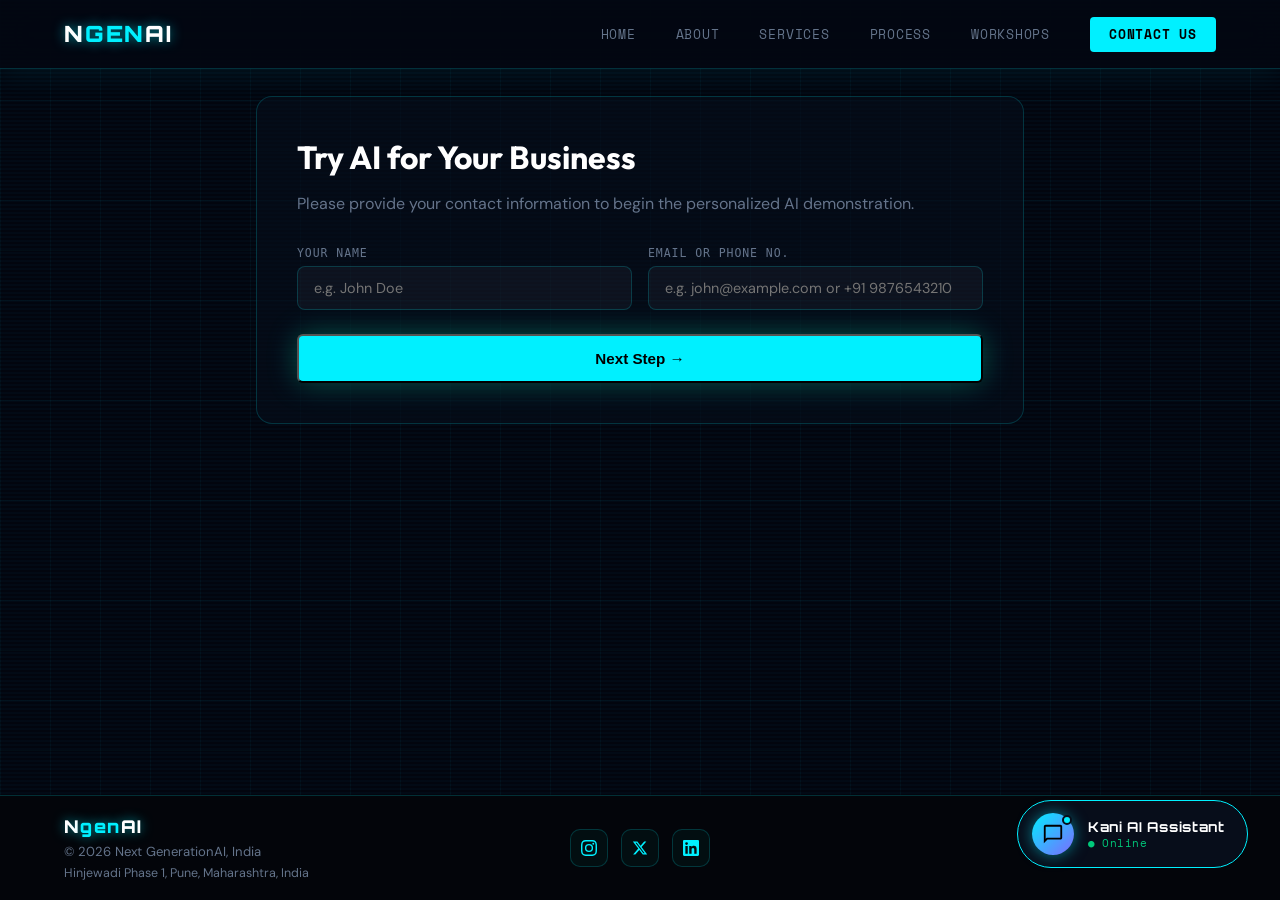
<file: demo.html>
<!DOCTYPE html>
<html lang="en">

<head>
  <meta charset="UTF-8">
  <meta name="viewport" content="width=device-width, initial-scale=1.0">
  <title>Try AI for Your Business | NgenAI</title>
  <meta name="description"
    content="Experience a personalized AI demonstration for your business. See how AI can help you scale.">
  <link rel="stylesheet" href="css/global.css?v=10">
  <link rel="stylesheet" href="css/demo.css?v=10">
</head>

<body>

  <!-- NAV -->
  <nav>
    <a href="index.html" class="logo">N<span>gen</span>AI</a>
    <button class="hamburger" aria-label="Menu" onclick="toggleMenu()">
      <span></span><span></span><span></span>
    </button>
    <ul id="navMenu">
      <li><a href="index.html" onclick="closeMenu()">Home</a></li>
      <li><a href="about.html" onclick="closeMenu()">About</a></li>
      <li><a href="services.html" onclick="closeMenu()">Services</a></li>
      <li><a href="process.html" onclick="closeMenu()">Process</a></li>
      <li><a href="workshops.html" onclick="closeMenu()">Workshops</a></li>
      <li><a href="contact.html" class="nav-cta" onclick="closeMenu()">Contact Us</a></li>
    </ul>
  </nav>

  <main>
    <section class="demo-section">
      <!-- FORM STATE -->
      <div class="demo-container reveal" id="demoFormContainer">
        <h2>Try AI for Your Business</h2>
        <p id="demoFormSubtitle">Please provide your contact information to begin the personalized AI demonstration.</p>

        <!-- STEP 1: CONTACT INFO -->
        <form id="demoStep1" onsubmit="goToStep2(event)">
          <div class="form-row">
            <div class="form-group">
              <label>Your Name</label>
              <input type="text" id="demoUserName" required placeholder="e.g. John Doe">
            </div>
            <div class="form-group">
              <label>Email or Phone No.</label>
              <input type="text" id="demoContactInfo" required placeholder="e.g. john@example.com or +91 9876543210">
            </div>
          </div>
          <button type="submit" class="btn-primary"
            style="width: 100%; margin-top: 1.5rem; text-align: center; justify-content: center;">Next Step →</button>
        </form>

        <!-- STEP 2: BUSINESS INFO (OPTIONAL) -->
        <form id="demoStep2" onsubmit="startDemo(event)" style="display: none;">
          <div class="form-row">
            <div class="form-group">
              <label>Company / Bot Name (Optional)</label>
              <input type="text" id="demoCompanyName" placeholder="e.g. Acme Corp">
            </div>
            <div class="form-group">
              <label>Industry / Domain (Optional)</label>
              <input type="text" id="demoDomain" placeholder="e.g. Real Estate, E-commerce">
            </div>
          </div>

          <div class="form-group" style="margin-top: 1rem;">
            <label>About Your Company (Max 100 words) (Optional)</label>
            <textarea id="demoAbout" rows="4"
              placeholder="What are your core services? Who are your target customers? What challenges do you face?"
              oninput="updateWordCount()"></textarea>
            <div class="word-counter" id="wordCount">0 / 100 words</div>
          </div>

          <button type="submit" class="btn-primary"
            style="width: 100%; margin-top: 1.5rem; text-align: center; justify-content: center;">Start My Personalized
            AI Demo →</button>
        </form>
      </div>

      <!-- CHAT STATE -->
      <div class="demo-container chat-mode" id="demoChatContainer" style="display: none;">
        <div class="demo-chat-header">
          <h3>AI Consultant for <span id="displayCompanyName" style="color: var(--accent);">Your Business</span></h3>
          <div class="message-counter">Messages: <span id="msgCount">0</span>/4</div>
        </div>

        <div class="demo-chat-body" id="demoChatBody">
          <!-- Chat messages go here -->
        </div>

        <div class="demo-chat-chips" id="demoChatChips">
          <button class="demo-chip-btn" onclick="sendDemoQuickPrompt('How can AI help my business?')">💡 How can AI help
            my business?</button>
          <button class="demo-chip-btn" onclick="sendDemoQuickPrompt('Give me 5 marketing ideas.')">📈 Give me 5
            marketing ideas</button>
          <button class="demo-chip-btn" onclick="sendDemoQuickPrompt('Who are my target customers?')">🎯 Who are my
            target customers?</button>
          <button class="demo-chip-btn" onclick="sendDemoQuickPrompt('What can I automate using AI?')">⚙️ What can I
            automate using AI?</button>
        </div>

        <div class="demo-chat-input" id="demoChatInputContainer">
          <input type="text" id="demoChatInput" placeholder="Ask about marketing, automation, sales..."
            onkeypress="handleDemoKeyPress(event)">
          <button class="demo-send-btn" onclick="sendDemoMessage()" aria-label="Send">
            <svg viewBox="0 0 24 24">
              <path d="M2.01 21L23 12 2.01 3 2 10l15 2-15 2z" />
            </svg>
          </button>
        </div>

        <div id="demoCtaContainer"
          style="display: none; text-align: center; padding: 2rem 1rem 1rem; border-top: 1px solid rgba(0,240,255,0.2); margin-top: 1rem;">
          <h3 style="margin-bottom: 1rem; color: #fff;">Want an AI solution built for your business?</h3>
          <a href="contact.html" class="btn-primary" style="display: inline-block;">Talk to Our AI Team</a>
        </div>
      </div>
    </section>
  </main>

  <!-- FOOTER -->
    <footer>
    <div>
      <a href="index.html" class="logo" style="font-size:1.1rem; margin-bottom:0.3rem; display:block;">N<span>gen</span>AI</a>
      <p>© 2026 Next GenerationAI, India</p>
      <p style="font-size:0.78rem; color:var(--muted); margin-top:0.3rem;">Hinjewadi Phase 1, Pune, Maharashtra, India</p>
    </div>
    <div class="social-icons">
      <a href="https://www.instagram.com/ngen.ai/" target="_blank" rel="noopener" class="social-icon" aria-label="Instagram">
        <svg viewBox="0 0 24 24"><path d="M12 2.163c3.204 0 3.584.012 4.85.07 3.252.148 4.771 1.691 4.919 4.919.058 1.265.069 1.645.069 4.849 0 3.205-.012 3.584-.069 4.849-.149 3.225-1.664 4.771-4.919 4.919-1.266.058-1.644.07-4.85.07-3.204 0-3.584-.012-4.849-.07-3.26-.149-4.771-1.699-4.919-4.92-.058-1.265-.07-1.644-.07-4.849 0-3.204.013-3.583.07-4.849.149-3.227 1.664-4.771 4.919-4.919 1.266-.057 1.645-.069 4.849-.069zM12 0C8.741 0 8.333.014 7.053.072 2.695.272.273 2.69.073 7.052.014 8.333 0 8.741 0 12c0 3.259.014 3.668.072 4.948.2 4.358 2.618 6.78 6.98 6.98C8.333 23.986 8.741 24 12 24c3.259 0 3.668-.014 4.948-.072 4.354-.2 6.782-2.618 6.979-6.98.059-1.28.073-1.689.073-4.948 0-3.259-.014-3.667-.072-4.947-.196-4.354-2.617-6.78-6.979-6.98C15.668.014 15.259 0 12 0zm0 5.838a6.162 6.162 0 100 12.324 6.162 6.162 0 000-12.324zM12 16a4 4 0 110-8 4 4 0 010 8zm6.406-11.845a1.44 1.44 0 100 2.881 1.44 1.44 0 000-2.881z"/></svg>
      </a>
      <a href="https://x.com/" target="_blank" rel="noopener" class="social-icon" aria-label="X (Twitter)">
        <svg viewBox="0 0 24 24"><path d="M18.244 2.25h3.308l-7.227 8.26 8.502 11.24H16.17l-5.214-6.817L4.99 21.75H1.68l7.73-8.835L1.254 2.25H8.08l4.713 6.231zm-1.161 17.52h1.833L7.084 4.126H5.117z"/></svg>
      </a>
      <a href="https://linkedin.com/" target="_blank" rel="noopener" class="social-icon" aria-label="LinkedIn">
        <svg viewBox="0 0 24 24"><path d="M20.447 20.452h-3.554v-5.569c0-1.328-.027-3.037-1.852-3.037-1.853 0-2.136 1.445-2.136 2.939v5.667H9.351V9h3.414v1.561h.046c.477-.9 1.637-1.85 3.37-1.85 3.601 0 4.267 2.37 4.267 5.455v6.286zM5.337 7.433a2.062 2.062 0 01-2.063-2.065 2.064 2.064 0 112.063 2.065zm1.782 13.019H3.555V9h3.564v11.452zM22.225 0H1.771C.792 0 0 .774 0 1.729v20.542C0 23.227.792 24 1.771 24h20.451C23.2 24 24 23.227 24 22.271V1.729C24 .774 23.2 0 22.222 0h.003z"/></svg>
      </a>
    </div>
  </footer>

  <script>
    function toggleMenu() {
      document.querySelector('nav').classList.toggle('nav-open');
      document.getElementById('navMenu').classList.toggle('open');
      document.querySelector('.hamburger').classList.toggle('active');
    }
    function closeMenu() {
      document.querySelector('nav').classList.remove('nav-open');
      document.getElementById('navMenu').classList.remove('open');
      document.querySelector('.hamburger').classList.remove('active');
    }

    const reveals = document.querySelectorAll('.reveal');
    const observer = new IntersectionObserver((entries) => {
      entries.forEach((e, i) => {
        if (e.isIntersecting) setTimeout(() => e.target.classList.add('visible'), i * 80);
      });
    }, { threshold: 0.1 });
    reveals.forEach(el => observer.observe(el));

    // Word counter logic
    function updateWordCount() {
      const text = document.getElementById('demoAbout').value.trim();
      const words = text ? text.split(/\s+/) : [];
      const count = words.length;
      const counterEl = document.getElementById('wordCount');

      counterEl.textContent = `${count} / 100 words`;

      if (count > 100) {
        counterEl.style.color = '#ff4444';
        // Truncate to 100 words
        document.getElementById('demoAbout').value = words.slice(0, 100).join(" ");
        counterEl.textContent = `100 / 100 words`;
      } else {
        counterEl.style.color = 'var(--muted)';
      }
    }

    // Demo state
    let demoContext = {};
    let demoMessages = [];
    let msgCount = 0;
    const MAX_MESSAGES = 4;

    function goToStep2(e) {
      e.preventDefault();

      const userName = document.getElementById('demoUserName').value.trim();
      const contactInfo = document.getElementById('demoContactInfo').value.trim();

      demoContext = {
        user_name: userName,
        contact: contactInfo
      };

      // Save lead asynchronously immediately after step 1
      fetch('/api/save_lead', {
        method: 'POST',
        headers: { 'Content-Type': 'application/json' },
        body: JSON.stringify(demoContext)
      }).catch(err => console.log('Lead capture error', err));

      document.getElementById('demoStep1').style.display = 'none';
      document.getElementById('demoStep2').style.display = 'block';
      document.getElementById('demoFormSubtitle').textContent = "Tell us a bit about your business. This helps the AI act as your dedicated consultant. You can skip this if you want to explore general AI capabilities.";
    }

    async function startDemo(e, skipped = false) {
      if (e) e.preventDefault();

      let compName = document.getElementById('demoCompanyName').value.trim();
      let compDomain = document.getElementById('demoDomain').value.trim();
      let compAbout = document.getElementById('demoAbout').value.trim();

      if (skipped) {
        compName = "";
        compDomain = "";
        compAbout = "";
      }

      demoContext.company_name = compName;
      demoContext.domain = compDomain;
      demoContext.about = compAbout;

      // Switch UI
      document.getElementById('demoFormContainer').style.display = 'none';
      const chatContainer = document.getElementById('demoChatContainer');
      chatContainer.style.display = 'flex';
      setTimeout(() => chatContainer.classList.add('visible', 'reveal'), 10);

      const displayName = demoContext.company_name || demoContext.user_name || "Your Business";
      document.getElementById('displayCompanyName').textContent = displayName;

      // Initial bot message
      const chatBody = document.getElementById('demoChatBody');
      const botDiv = document.createElement('div');
      botDiv.className = 'demo-msg demo-bot-msg';

      let initialMsg = `Hello ${escapeHTML(demoContext.user_name)}! `;
      if (demoContext.company_name || demoContext.domain) {
        initialMsg += `I've analyzed your profile for <b>${escapeHTML(demoContext.company_name || "your company")}</b>. How can I help you accelerate your growth in the ${escapeHTML(demoContext.domain || "industry")} space today?`;
      } else {
        initialMsg += `How can I help you with AI solutions today? I can provide domain-specific advice if you ask me!`;
      }

      botDiv.innerHTML = `<div class="demo-msg-bubble"><b>[AI Consultant]</b><br>${initialMsg}</div>`;
      chatBody.appendChild(botDiv);
    }

    function sendDemoQuickPrompt(text) {
      document.getElementById('demoChatInput').value = text;
      sendDemoMessage();
    }

    function handleDemoKeyPress(e) {
      if (e.key === 'Enter') sendDemoMessage();
    }

    async function sendDemoMessage() {
      if (msgCount >= MAX_MESSAGES) return;

      const input = document.getElementById('demoChatInput');
      const query = input.value.trim();
      if (!query) return;

      const chatBody = document.getElementById('demoChatBody');

      // Hide chips after first message
      const chips = document.getElementById('demoChatChips');
      if (chips) chips.style.display = 'none';

      const userDiv = document.createElement('div');
      userDiv.className = 'demo-msg demo-user-msg';
      userDiv.innerHTML = `<div class="demo-msg-bubble">${escapeHTML(query)}</div>`;
      chatBody.appendChild(userDiv);

      demoMessages.push({ role: 'user', content: query });
      input.value = '';
      chatBody.scrollTop = chatBody.scrollHeight;

      msgCount++;
      document.getElementById('msgCount').textContent = msgCount;

      const typingDiv = document.createElement('div');
      typingDiv.className = 'demo-msg demo-bot-msg';
      typingDiv.innerHTML = `<div class="demo-msg-bubble" style="font-style:italic; color:var(--muted);">Analyzing...</div>`;
      typingDiv.id = 'demoTyping';
      chatBody.appendChild(typingDiv);
      chatBody.scrollTop = chatBody.scrollHeight;

      try {
        const res = await fetch('/api/demo_chat', {
          method: 'POST',
          headers: { 'Content-Type': 'application/json' },
          body: JSON.stringify({
            messages: demoMessages,
            company_name: demoContext.company_name,
            domain: demoContext.domain,
            about: demoContext.about
          })
        });

        const data = await res.json();
        document.getElementById('demoTyping').remove();

        if (data.error) throw new Error(data.error);

        const botReply = data.message.content;
        demoMessages.push(data.message);

        const botDiv = document.createElement('div');
        botDiv.className = 'demo-msg demo-bot-msg';
        botDiv.innerHTML = `<div class="demo-msg-bubble"><b>[AI Consultant]</b><br>${parseMarkdown(botReply)}</div>`;
        chatBody.appendChild(botDiv);
        chatBody.scrollTop = chatBody.scrollHeight;

      } catch (err) {
        document.getElementById('demoTyping').remove();
        const errorDiv = document.createElement('div');
        errorDiv.className = 'demo-msg demo-bot-msg';
        errorDiv.innerHTML = `<div class="demo-msg-bubble" style="color:#ff4444;">Error connecting to AI backend.</div>`;
        chatBody.appendChild(errorDiv);
        chatBody.scrollTop = chatBody.scrollHeight;
      }

      checkLimit();
    }

    function checkLimit() {
      if (msgCount >= MAX_MESSAGES) {
        document.getElementById('demoChatInputContainer').style.display = 'none';
        document.getElementById('demoCtaContainer').style.display = 'block';

        const chatBody = document.getElementById('demoChatBody');
        const endDiv = document.createElement('div');
        endDiv.className = 'demo-msg demo-bot-msg';
        endDiv.innerHTML = `<div class="demo-msg-bubble" style="background: rgba(124, 106, 255, 0.15); border-color: #7c6aff;"><b>Demo Session Complete</b><br>You've reached the end of this demo session. To see how NgenAI can build a dedicated AI solution for your business, please contact our team!</div>`;
        chatBody.appendChild(endDiv);
        chatBody.scrollTop = chatBody.scrollHeight;
      }
    }

    function escapeHTML(str) {
      return str.replace(/[&<>'"]/g,
        tag => ({ '&': '&amp;', '<': '&lt;', '>': '&gt;', "'": '&#39;', '"': '&quot;' }[tag] || tag));
    }

    function parseMarkdown(text) {
      return text
        .replace(/\*\*(.*?)\*\*/g, '<b>$1</b>')
        .replace(/\*(.*?)\*/g, '<i>$1</i>')
        .replace(/\n- (.*?)(?=\n|$)/g, '<br>• $1')
        .replace(/\n/g, '<br>');
    }
  </script>
  <script src="js/kani.js"></script>
</body>

</html>
</file>
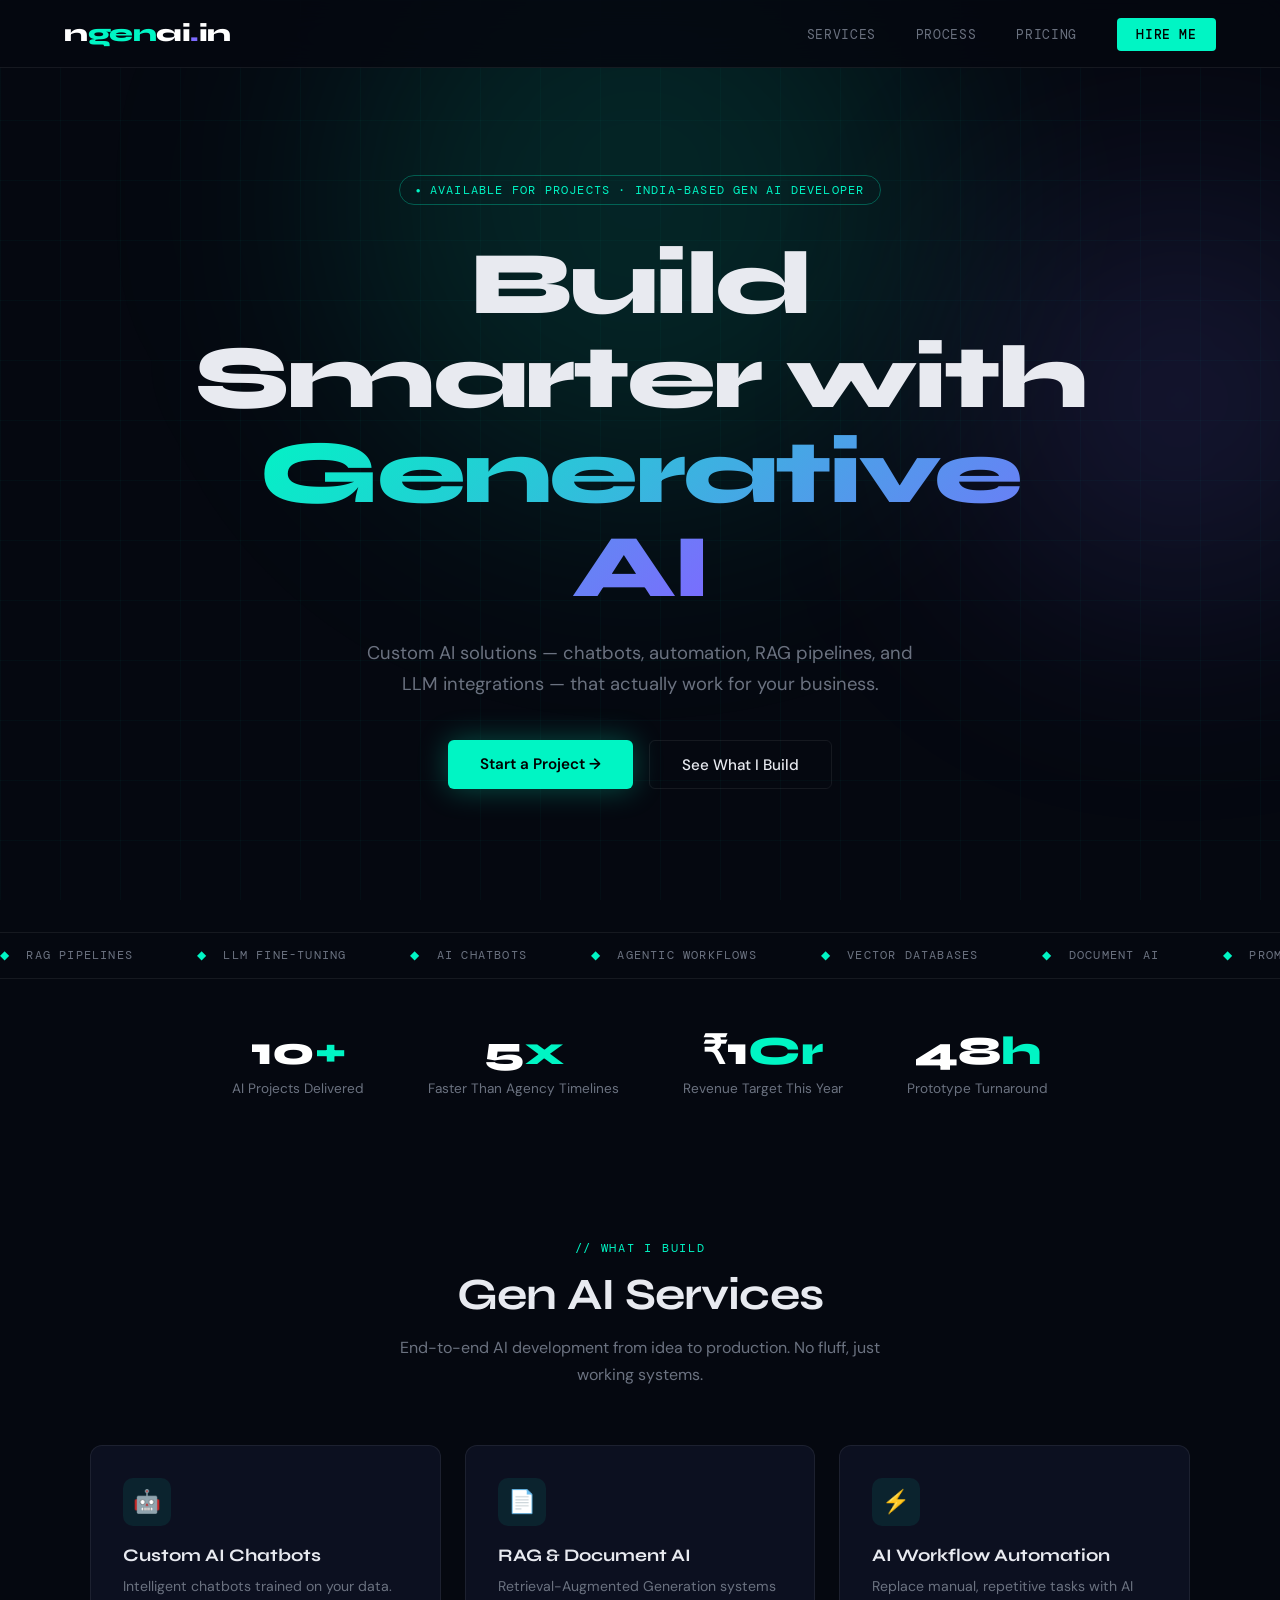
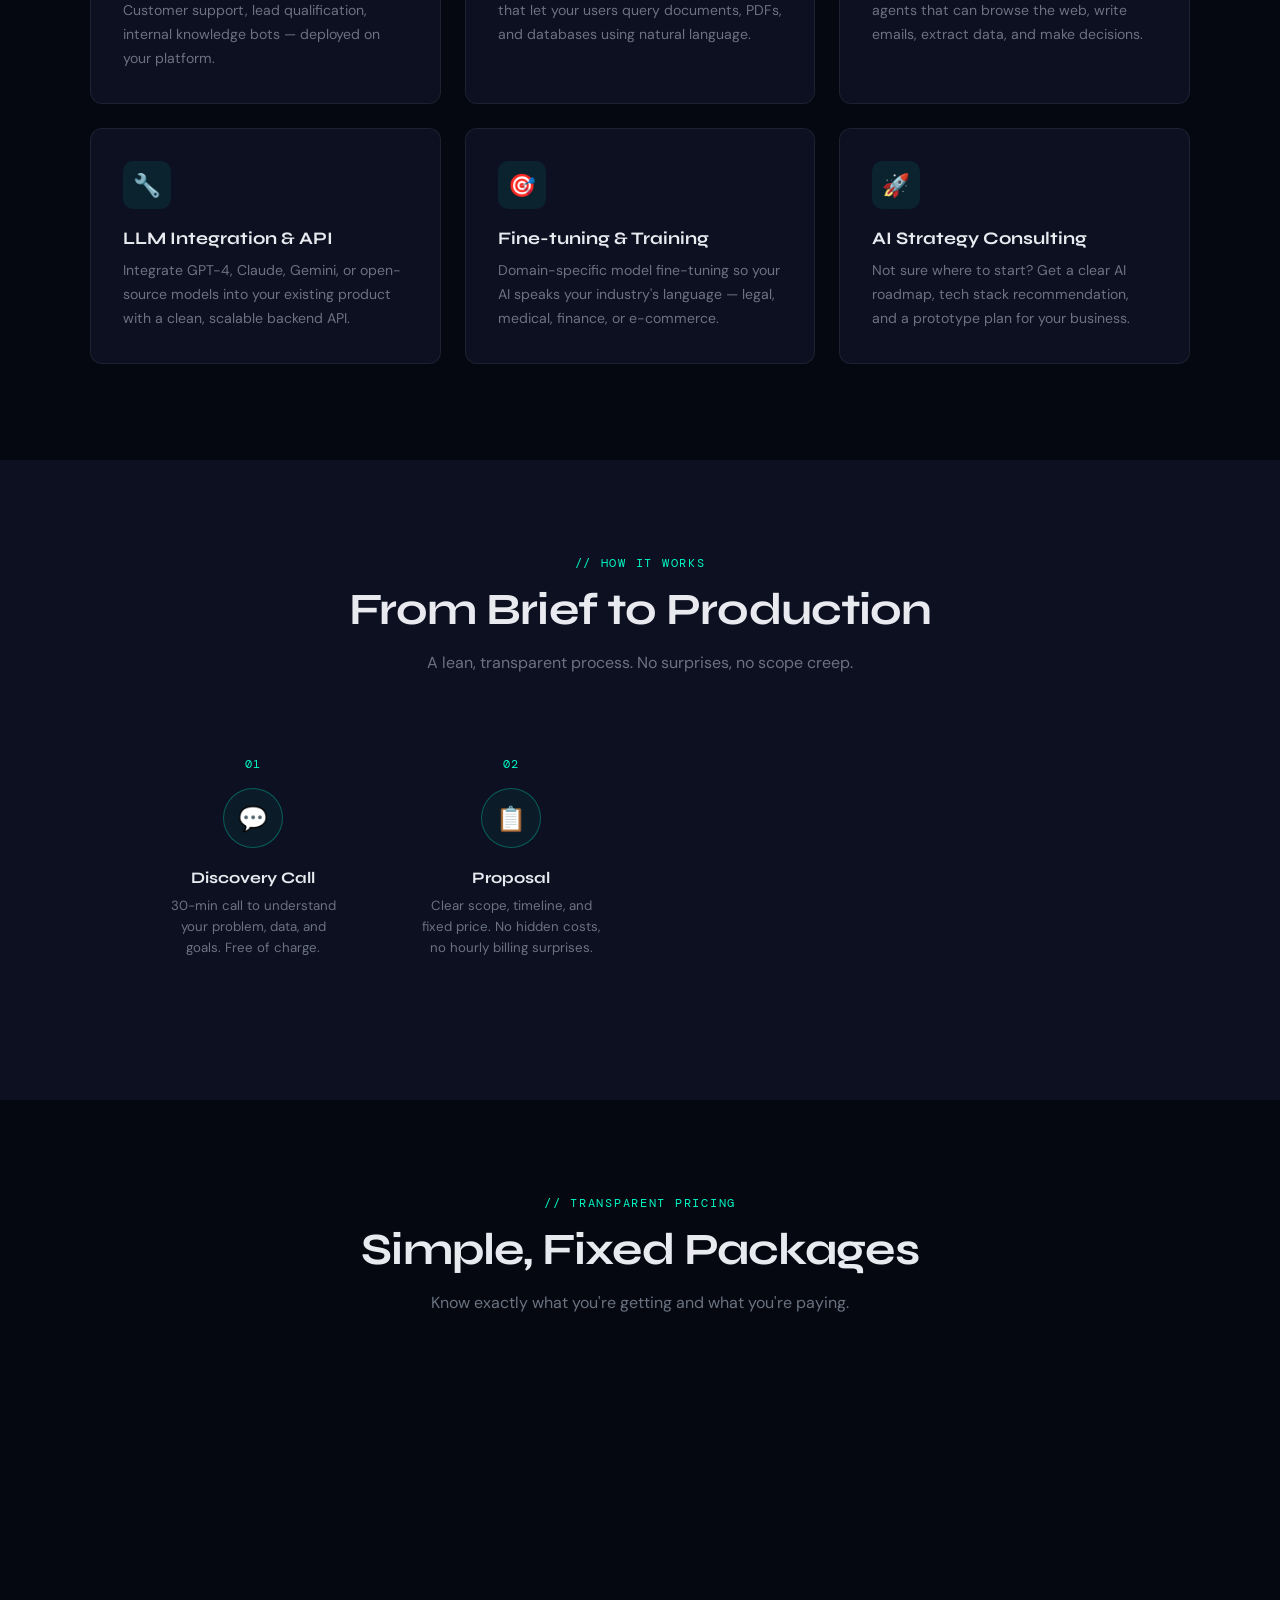
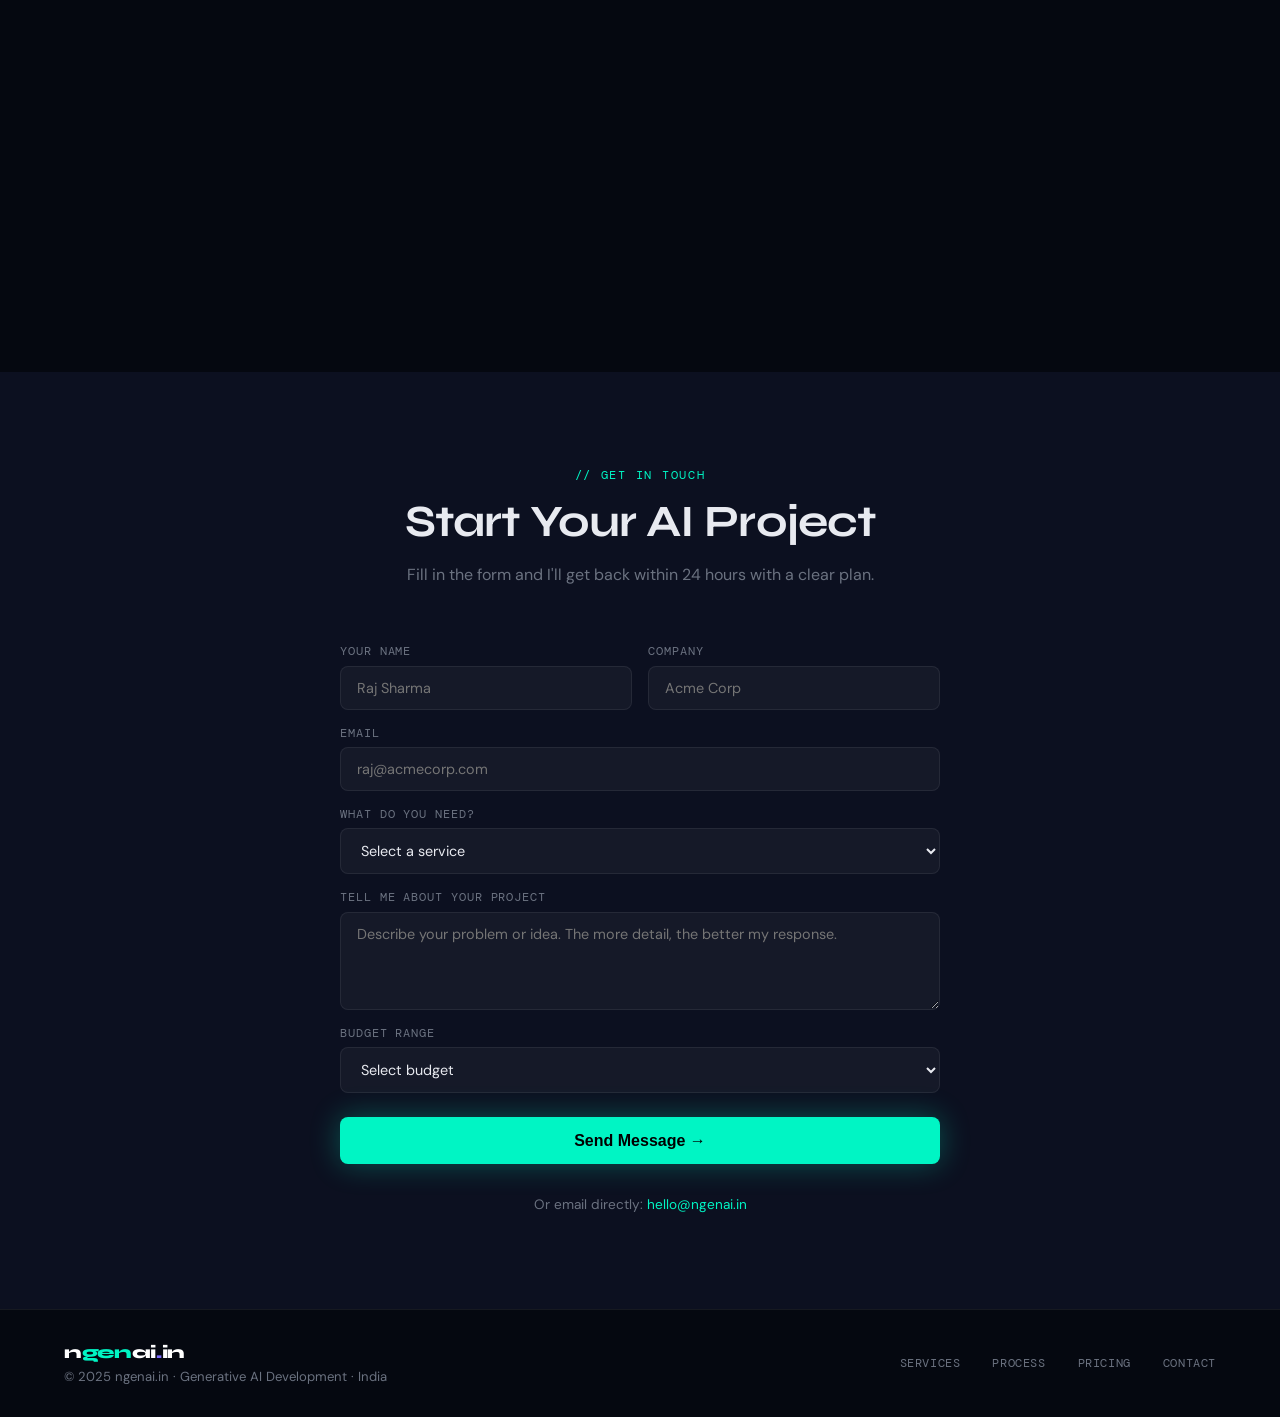
<file: index (1).html>
<!DOCTYPE html>
<html lang="en">
<head>
<meta charset="UTF-8">
<meta name="viewport" content="width=device-width, initial-scale=1.0">
<title>NGENai – Generative AI Solutions</title>
<link href="https://fonts.googleapis.com/css2?family=Syne:wght@400;600;700;800&family=DM+Mono:wght@300;400;500&family=DM+Sans:wght@300;400;500&display=swap" rel="stylesheet">
<style>
  :root {
    --bg: #050810;
    --surface: #0c1020;
    --accent: #00f5c4;
    --accent2: #7c6aff;
    --text: #e8eaf0;
    --muted: #6b7280;
    --border: rgba(255,255,255,0.07);
  }

  *, *::before, *::after { box-sizing: border-box; margin: 0; padding: 0; }

  html { scroll-behavior: smooth; }

  body {
    background: var(--bg);
    color: var(--text);
    font-family: 'DM Sans', sans-serif;
    overflow-x: hidden;
  }

  /* ── GRID BACKGROUND ── */
  body::before {
    content: '';
    position: fixed;
    inset: 0;
    background-image:
      linear-gradient(rgba(0,245,196,0.03) 1px, transparent 1px),
      linear-gradient(90deg, rgba(0,245,196,0.03) 1px, transparent 1px);
    background-size: 60px 60px;
    pointer-events: none;
    z-index: 0;
  }

  /* ── NAV ── */
  nav {
    position: fixed; top: 0; left: 0; right: 0;
    z-index: 100;
    display: flex; align-items: center; justify-content: space-between;
    padding: 1.2rem 4rem;
    background: rgba(5,8,16,0.85);
    backdrop-filter: blur(16px);
    border-bottom: 1px solid var(--border);
  }

  .logo {
    font-family: 'Syne', sans-serif;
    font-weight: 800;
    font-size: 1.5rem;
    letter-spacing: -0.02em;
    color: #fff;
  }
  .logo span { color: var(--accent); }

  nav ul { display: flex; gap: 2.5rem; list-style: none; }
  nav a {
    font-family: 'DM Mono', monospace;
    font-size: 0.82rem;
    color: var(--muted);
    text-decoration: none;
    letter-spacing: 0.05em;
    text-transform: uppercase;
    transition: color .2s;
  }
  nav a:hover { color: var(--accent); }

  .nav-cta {
    background: var(--accent);
    color: #000 !important;
    padding: 0.5rem 1.2rem;
    border-radius: 4px;
    font-weight: 500;
    transition: opacity .2s !important;
  }
  .nav-cta:hover { opacity: 0.85; color: #000 !important; }

  /* ── HERO ── */
  #hero {
    position: relative;
    min-height: 100vh;
    display: flex; flex-direction: column;
    align-items: center; justify-content: center;
    text-align: center;
    padding: 8rem 2rem 4rem;
    z-index: 1;
  }

  .glow-orb {
    position: absolute;
    border-radius: 50%;
    filter: blur(120px);
    pointer-events: none;
  }
  .orb1 { width: 600px; height: 600px; background: rgba(0,245,196,0.12); top: -100px; left: 50%; transform: translateX(-50%); }
  .orb2 { width: 400px; height: 400px; background: rgba(124,106,255,0.15); top: 200px; right: -100px; }

  .badge {
    display: inline-flex; align-items: center; gap: 0.5rem;
    font-family: 'DM Mono', monospace;
    font-size: 0.75rem;
    letter-spacing: 0.1em;
    text-transform: uppercase;
    color: var(--accent);
    border: 1px solid rgba(0,245,196,0.3);
    padding: 0.4rem 1rem;
    border-radius: 100px;
    margin-bottom: 2rem;
    animation: fadeUp 0.6s ease both;
  }
  .badge::before { content: '●'; font-size: 0.5rem; animation: pulse 2s infinite; }

  @keyframes pulse { 0%,100%{opacity:1} 50%{opacity:0.3} }

  h1 {
    font-family: 'Syne', sans-serif;
    font-weight: 800;
    font-size: clamp(2.8rem, 7vw, 6rem);
    line-height: 1.05;
    letter-spacing: -0.03em;
    max-width: 900px;
    animation: fadeUp 0.6s 0.1s ease both;
  }

  h1 .highlight {
    background: linear-gradient(135deg, var(--accent), var(--accent2));
    -webkit-background-clip: text;
    -webkit-text-fill-color: transparent;
    background-clip: text;
  }

  .hero-sub {
    margin-top: 1.5rem;
    font-size: 1.15rem;
    color: var(--muted);
    max-width: 560px;
    line-height: 1.7;
    animation: fadeUp 0.6s 0.2s ease both;
  }

  .hero-actions {
    display: flex; gap: 1rem; margin-top: 2.5rem;
    animation: fadeUp 0.6s 0.3s ease both;
    flex-wrap: wrap; justify-content: center;
  }

  .btn-primary {
    background: var(--accent);
    color: #000;
    padding: 0.85rem 2rem;
    border-radius: 6px;
    font-weight: 600;
    font-size: 0.95rem;
    text-decoration: none;
    transition: transform .2s, box-shadow .2s;
    box-shadow: 0 0 30px rgba(0,245,196,0.3);
  }
  .btn-primary:hover { transform: translateY(-2px); box-shadow: 0 0 50px rgba(0,245,196,0.5); }

  .btn-secondary {
    background: transparent;
    color: var(--text);
    padding: 0.85rem 2rem;
    border-radius: 6px;
    font-weight: 500;
    font-size: 0.95rem;
    text-decoration: none;
    border: 1px solid var(--border);
    transition: border-color .2s, transform .2s;
  }
  .btn-secondary:hover { border-color: rgba(255,255,255,0.3); transform: translateY(-2px); }

  /* ── TICKER ── */
  .ticker-wrap {
    width: 100%; overflow: hidden;
    border-top: 1px solid var(--border);
    border-bottom: 1px solid var(--border);
    padding: 0.9rem 0;
    margin: 2rem 0 0;
    position: relative; z-index: 1;
  }
  .ticker {
    display: flex; gap: 4rem;
    animation: ticker 25s linear infinite;
    white-space: nowrap;
    width: max-content;
  }
  .ticker span {
    font-family: 'DM Mono', monospace;
    font-size: 0.75rem;
    letter-spacing: 0.1em;
    text-transform: uppercase;
    color: var(--muted);
  }
  .ticker span b { color: var(--accent); font-weight: 400; margin-right: 0.5rem; }
  @keyframes ticker { from{transform:translateX(0)} to{transform:translateX(-50%)} }

  /* ── STATS ── */
  .stats {
    display: flex; justify-content: center; gap: 4rem;
    padding: 3rem 2rem;
    position: relative; z-index: 1;
    flex-wrap: wrap;
  }
  .stat { text-align: center; }
  .stat-num {
    font-family: 'Syne', sans-serif;
    font-size: 2.5rem;
    font-weight: 800;
    color: #fff;
  }
  .stat-num span { color: var(--accent); }
  .stat-label { font-size: 0.85rem; color: var(--muted); margin-top: 0.3rem; }

  /* ── SECTIONS ── */
  section { position: relative; z-index: 1; }

  .section-header {
    text-align: center;
    margin-bottom: 3.5rem;
  }
  .section-tag {
    font-family: 'DM Mono', monospace;
    font-size: 0.72rem;
    letter-spacing: 0.15em;
    text-transform: uppercase;
    color: var(--accent);
    margin-bottom: 0.8rem;
  }
  .section-header h2 {
    font-family: 'Syne', sans-serif;
    font-size: clamp(1.8rem, 4vw, 2.8rem);
    font-weight: 700;
    letter-spacing: -0.02em;
  }
  .section-header p { color: var(--muted); margin-top: 0.8rem; max-width: 500px; margin-inline: auto; line-height: 1.7; }

  /* ── SERVICES ── */
  #services { padding: 6rem 4rem; }

  .services-grid {
    display: grid;
    grid-template-columns: repeat(auto-fit, minmax(280px, 1fr));
    gap: 1.5rem;
    max-width: 1100px;
    margin: 0 auto;
  }

  .service-card {
    background: var(--surface);
    border: 1px solid var(--border);
    border-radius: 12px;
    padding: 2rem;
    transition: border-color .3s, transform .3s;
    position: relative;
    overflow: hidden;
  }
  .service-card::before {
    content: '';
    position: absolute;
    top: 0; left: 0; right: 0;
    height: 2px;
    background: linear-gradient(90deg, var(--accent), var(--accent2));
    opacity: 0;
    transition: opacity .3s;
  }
  .service-card:hover { border-color: rgba(0,245,196,0.2); transform: translateY(-4px); }
  .service-card:hover::before { opacity: 1; }

  .service-icon {
    width: 48px; height: 48px;
    background: rgba(0,245,196,0.08);
    border-radius: 10px;
    display: flex; align-items: center; justify-content: center;
    font-size: 1.4rem;
    margin-bottom: 1.2rem;
  }
  .service-card h3 {
    font-family: 'Syne', sans-serif;
    font-size: 1.1rem;
    font-weight: 700;
    margin-bottom: 0.6rem;
  }
  .service-card p { font-size: 0.88rem; color: var(--muted); line-height: 1.7; }

  /* ── PROCESS ── */
  #process { padding: 6rem 4rem; background: var(--surface); }

  .process-steps {
    display: grid;
    grid-template-columns: repeat(auto-fit, minmax(200px, 1fr));
    gap: 2rem;
    max-width: 1000px;
    margin: 0 auto;
    position: relative;
  }

  .step {
    text-align: center;
    padding: 1.5rem;
  }
  .step-num {
    font-family: 'DM Mono', monospace;
    font-size: 0.75rem;
    color: var(--accent);
    letter-spacing: 0.1em;
    margin-bottom: 1rem;
  }
  .step-circle {
    width: 60px; height: 60px;
    border-radius: 50%;
    border: 1px solid rgba(0,245,196,0.3);
    display: flex; align-items: center; justify-content: center;
    font-size: 1.5rem;
    margin: 0 auto 1.2rem;
    background: rgba(0,245,196,0.05);
  }
  .step h3 { font-family: 'Syne', sans-serif; font-size: 1rem; font-weight: 700; margin-bottom: 0.5rem; }
  .step p { font-size: 0.83rem; color: var(--muted); line-height: 1.6; }

  /* ── PRICING ── */
  #pricing { padding: 6rem 4rem; }

  .pricing-grid {
    display: grid;
    grid-template-columns: repeat(auto-fit, minmax(280px, 1fr));
    gap: 1.5rem;
    max-width: 950px;
    margin: 0 auto;
  }

  .pricing-card {
    background: var(--surface);
    border: 1px solid var(--border);
    border-radius: 14px;
    padding: 2.5rem 2rem;
    position: relative;
    transition: transform .3s;
  }
  .pricing-card:hover { transform: translateY(-4px); }
  .pricing-card.featured {
    border-color: rgba(0,245,196,0.4);
    background: linear-gradient(135deg, rgba(0,245,196,0.05), rgba(124,106,255,0.05));
  }

  .popular-badge {
    position: absolute; top: -12px; left: 50%; transform: translateX(-50%);
    background: var(--accent);
    color: #000;
    font-size: 0.7rem;
    font-weight: 700;
    letter-spacing: 0.1em;
    text-transform: uppercase;
    padding: 0.3rem 1rem;
    border-radius: 100px;
    font-family: 'DM Mono', monospace;
  }

  .pricing-card h3 {
    font-family: 'Syne', sans-serif;
    font-size: 1rem;
    font-weight: 600;
    color: var(--muted);
    margin-bottom: 1rem;
    text-transform: uppercase;
    letter-spacing: 0.05em;
  }

  .price {
    font-family: 'Syne', sans-serif;
    font-size: 2.5rem;
    font-weight: 800;
    margin-bottom: 0.3rem;
  }
  .price-sub { font-size: 0.82rem; color: var(--muted); margin-bottom: 1.8rem; }

  .features-list { list-style: none; margin-bottom: 2rem; }
  .features-list li {
    padding: 0.5rem 0;
    font-size: 0.88rem;
    color: var(--muted);
    border-bottom: 1px solid var(--border);
    display: flex; align-items: center; gap: 0.6rem;
  }
  .features-list li::before { content: '✓'; color: var(--accent); font-size: 0.75rem; }

  .btn-plan {
    display: block; width: 100%;
    text-align: center;
    padding: 0.8rem;
    border-radius: 8px;
    font-weight: 600;
    font-size: 0.9rem;
    text-decoration: none;
    transition: .2s;
  }
  .btn-plan-outline {
    border: 1px solid var(--border);
    color: var(--text);
  }
  .btn-plan-outline:hover { border-color: var(--accent); color: var(--accent); }
  .btn-plan-filled {
    background: var(--accent);
    color: #000;
    box-shadow: 0 0 20px rgba(0,245,196,0.3);
  }
  .btn-plan-filled:hover { opacity: 0.9; }

  /* ── CONTACT ── */
  #contact {
    padding: 6rem 4rem;
    background: var(--surface);
  }

  .contact-inner {
    max-width: 600px;
    margin: 0 auto;
    text-align: center;
  }

  .contact-form {
    display: flex; flex-direction: column; gap: 1rem;
    margin-top: 2.5rem;
    text-align: left;
  }

  .form-row { display: grid; grid-template-columns: 1fr 1fr; gap: 1rem; }

  .form-group { display: flex; flex-direction: column; gap: 0.4rem; }
  .form-group label {
    font-family: 'DM Mono', monospace;
    font-size: 0.72rem;
    letter-spacing: 0.08em;
    text-transform: uppercase;
    color: var(--muted);
  }
  .form-group input, .form-group select, .form-group textarea {
    background: rgba(255,255,255,0.04);
    border: 1px solid var(--border);
    border-radius: 8px;
    color: var(--text);
    padding: 0.75rem 1rem;
    font-size: 0.9rem;
    font-family: inherit;
    outline: none;
    transition: border-color .2s;
    resize: vertical;
  }
  .form-group input:focus, .form-group select:focus, .form-group textarea:focus {
    border-color: rgba(0,245,196,0.4);
  }
  .form-group select option { background: #0c1020; }

  .btn-submit {
    background: var(--accent);
    color: #000;
    padding: 0.9rem;
    border: none;
    border-radius: 8px;
    font-weight: 700;
    font-size: 1rem;
    cursor: pointer;
    transition: .2s;
    box-shadow: 0 0 30px rgba(0,245,196,0.3);
    margin-top: 0.5rem;
  }
  .btn-submit:hover { opacity: 0.88; transform: translateY(-1px); }

  /* ── FOOTER ── */
  footer {
    padding: 2rem 4rem;
    border-top: 1px solid var(--border);
    display: flex; justify-content: space-between; align-items: center;
    flex-wrap: wrap; gap: 1rem;
    position: relative; z-index: 1;
  }
  footer p { font-size: 0.82rem; color: var(--muted); }
  .footer-links { display: flex; gap: 2rem; }
  .footer-links a {
    font-family: 'DM Mono', monospace;
    font-size: 0.75rem;
    color: var(--muted);
    text-decoration: none;
    letter-spacing: 0.05em;
    text-transform: uppercase;
    transition: color .2s;
  }
  .footer-links a:hover { color: var(--accent); }

  /* ── ANIMATIONS ── */
  @keyframes fadeUp {
    from { opacity: 0; transform: translateY(24px); }
    to { opacity: 1; transform: translateY(0); }
  }

  .reveal {
    opacity: 0;
    transform: translateY(24px);
    transition: opacity 0.6s ease, transform 0.6s ease;
  }
  .reveal.visible { opacity: 1; transform: translateY(0); }

  /* ── RESPONSIVE ── */
  @media (max-width: 768px) {
    nav { padding: 1rem 1.5rem; }
    nav ul { display: none; }
    #hero, #services, #process, #pricing, #contact { padding-left: 1.5rem; padding-right: 1.5rem; }
    .form-row { grid-template-columns: 1fr; }
    footer { flex-direction: column; text-align: center; padding: 2rem 1.5rem; }
    .stats { gap: 2rem; }
  }
</style>
</head>
<body>

<!-- NAV -->
<nav>
  <div class="logo">n<span>gen</span>ai<span style="color:var(--accent2)">.</span>in</div>
  <ul>
    <li><a href="#services">Services</a></li>
    <li><a href="#process">Process</a></li>
    <li><a href="#pricing">Pricing</a></li>
    <li><a href="#contact" class="nav-cta">Hire Me</a></li>
  </ul>
</nav>

<!-- HERO -->
<section id="hero">
  <div class="glow-orb orb1"></div>
  <div class="glow-orb orb2"></div>

  <div class="badge">Available for Projects · India-based Gen AI Developer</div>

  <h1>Build Smarter with<br><span class="highlight">Generative AI</span></h1>

  <p class="hero-sub">Custom AI solutions — chatbots, automation, RAG pipelines, and LLM integrations — that actually work for your business.</p>

  <div class="hero-actions">
    <a href="#contact" class="btn-primary">Start a Project →</a>
    <a href="#services" class="btn-secondary">See What I Build</a>
  </div>
</section>

<!-- TICKER -->
<div class="ticker-wrap">
  <div class="ticker">
    <span><b>◆</b> RAG Pipelines</span>
    <span><b>◆</b> LLM Fine-tuning</span>
    <span><b>◆</b> AI Chatbots</span>
    <span><b>◆</b> Agentic Workflows</span>
    <span><b>◆</b> Vector Databases</span>
    <span><b>◆</b> Document AI</span>
    <span><b>◆</b> Prompt Engineering</span>
    <span><b>◆</b> OpenAI · Anthropic · Gemini</span>
    <span><b>◆</b> LangChain · LlamaIndex</span>
    <span><b>◆</b> FastAPI · Python</span>
    <!-- duplicate for infinite scroll -->
    <span><b>◆</b> RAG Pipelines</span>
    <span><b>◆</b> LLM Fine-tuning</span>
    <span><b>◆</b> AI Chatbots</span>
    <span><b>◆</b> Agentic Workflows</span>
    <span><b>◆</b> Vector Databases</span>
    <span><b>◆</b> Document AI</span>
    <span><b>◆</b> Prompt Engineering</span>
    <span><b>◆</b> OpenAI · Anthropic · Gemini</span>
    <span><b>◆</b> LangChain · LlamaIndex</span>
    <span><b>◆</b> FastAPI · Python</span>
  </div>
</div>

<!-- STATS -->
<div class="stats">
  <div class="stat reveal">
    <div class="stat-num">10<span>+</span></div>
    <div class="stat-label">AI Projects Delivered</div>
  </div>
  <div class="stat reveal">
    <div class="stat-num">5<span>x</span></div>
    <div class="stat-label">Faster Than Agency Timelines</div>
  </div>
  <div class="stat reveal">
    <div class="stat-num">₹1<span>Cr</span></div>
    <div class="stat-label">Revenue Target This Year</div>
  </div>
  <div class="stat reveal">
    <div class="stat-num">48<span>h</span></div>
    <div class="stat-label">Prototype Turnaround</div>
  </div>
</div>

<!-- SERVICES -->
<section id="services">
  <div class="section-header reveal">
    <div class="section-tag">// What I Build</div>
    <h2>Gen AI Services</h2>
    <p>End-to-end AI development from idea to production. No fluff, just working systems.</p>
  </div>

  <div class="services-grid">
    <div class="service-card reveal">
      <div class="service-icon">🤖</div>
      <h3>Custom AI Chatbots</h3>
      <p>Intelligent chatbots trained on your data. Customer support, lead qualification, internal knowledge bots — deployed on your platform.</p>
    </div>
    <div class="service-card reveal">
      <div class="service-icon">📄</div>
      <h3>RAG & Document AI</h3>
      <p>Retrieval-Augmented Generation systems that let your users query documents, PDFs, and databases using natural language.</p>
    </div>
    <div class="service-card reveal">
      <div class="service-icon">⚡</div>
      <h3>AI Workflow Automation</h3>
      <p>Replace manual, repetitive tasks with AI agents that can browse the web, write emails, extract data, and make decisions.</p>
    </div>
    <div class="service-card reveal">
      <div class="service-icon">🔧</div>
      <h3>LLM Integration & API</h3>
      <p>Integrate GPT-4, Claude, Gemini, or open-source models into your existing product with a clean, scalable backend API.</p>
    </div>
    <div class="service-card reveal">
      <div class="service-icon">🎯</div>
      <h3>Fine-tuning & Training</h3>
      <p>Domain-specific model fine-tuning so your AI speaks your industry's language — legal, medical, finance, or e-commerce.</p>
    </div>
    <div class="service-card reveal">
      <div class="service-icon">🚀</div>
      <h3>AI Strategy Consulting</h3>
      <p>Not sure where to start? Get a clear AI roadmap, tech stack recommendation, and a prototype plan for your business.</p>
    </div>
  </div>
</section>

<!-- PROCESS -->
<section id="process">
  <div class="section-header reveal">
    <div class="section-tag">// How It Works</div>
    <h2>From Brief to Production</h2>
    <p>A lean, transparent process. No surprises, no scope creep.</p>
  </div>

  <div class="process-steps">
    <div class="step reveal">
      <div class="step-num">01</div>
      <div class="step-circle">💬</div>
      <h3>Discovery Call</h3>
      <p>30-min call to understand your problem, data, and goals. Free of charge.</p>
    </div>
    <div class="step reveal">
      <div class="step-num">02</div>
      <div class="step-circle">📋</div>
      <h3>Proposal</h3>
      <p>Clear scope, timeline, and fixed price. No hidden costs, no hourly billing surprises.</p>
    </div>
    <div class="step reveal">
      <div class="step-num">03</div>
      <div class="step-circle">⚙️</div>
      <h3>Build</h3>
      <p>Rapid iteration with weekly demos. You see progress, not just promises.</p>
    </div>
    <div class="step reveal">
      <div class="step-num">04</div>
      <div class="step-circle">🚀</div>
      <h3>Deploy & Support</h3>
      <p>Production deployment with docs, handover, and 30 days of post-launch support.</p>
    </div>
  </div>
</section>

<!-- PRICING -->
<section id="pricing">
  <div class="section-header reveal">
    <div class="section-tag">// Transparent Pricing</div>
    <h2>Simple, Fixed Packages</h2>
    <p>Know exactly what you're getting and what you're paying.</p>
  </div>

  <div class="pricing-grid">
    <div class="pricing-card reveal">
      <h3>Starter</h3>
      <div class="price">₹75K</div>
      <div class="price-sub">One-time · 2–3 week delivery</div>
      <ul class="features-list">
        <li>AI Chatbot (1 use-case)</li>
        <li>Integration with your platform</li>
        <li>OpenAI / Gemini powered</li>
        <li>Basic analytics dashboard</li>
        <li>14-day post-launch support</li>
      </ul>
      <a href="#contact" class="btn-plan btn-plan-outline">Get Started</a>
    </div>

    <div class="pricing-card featured reveal">
      <div class="popular-badge">Most Popular</div>
      <h3>Growth</h3>
      <div class="price">₹2.5L</div>
      <div class="price-sub">One-time · 4–6 week delivery</div>
      <ul class="features-list">
        <li>RAG Pipeline + Custom Chatbot</li>
        <li>Document ingestion system</li>
        <li>Multi-model support</li>
        <li>REST API + admin panel</li>
        <li>30-day post-launch support</li>
        <li>Free strategy consultation</li>
      </ul>
      <a href="#contact" class="btn-plan btn-plan-filled">Get Started</a>
    </div>

    <div class="pricing-card reveal">
      <h3>Enterprise</h3>
      <div class="price">Custom</div>
      <div class="price-sub">Retainer or project-based</div>
      <ul class="features-list">
        <li>Full AI system design</li>
        <li>Fine-tuning & custom models</li>
        <li>Agentic workflows</li>
        <li>Team training & handover</li>
        <li>Ongoing maintenance</li>
        <li>Dedicated support</li>
      </ul>
      <a href="#contact" class="btn-plan btn-plan-outline">Let's Talk</a>
    </div>
  </div>
</section>

<!-- CONTACT -->
<section id="contact">
  <div class="contact-inner">
    <div class="section-header reveal">
      <div class="section-tag">// Get in Touch</div>
      <h2>Start Your AI Project</h2>
      <p>Fill in the form and I'll get back within 24 hours with a clear plan.</p>
    </div>

    <form class="contact-form reveal" onsubmit="handleSubmit(event)">
      <div class="form-row">
        <div class="form-group">
          <label>Your Name</label>
          <input type="text" placeholder="Raj Sharma" required>
        </div>
        <div class="form-group">
          <label>Company</label>
          <input type="text" placeholder="Acme Corp">
        </div>
      </div>
      <div class="form-group">
        <label>Email</label>
        <input type="email" placeholder="raj@acmecorp.com" required>
      </div>
      <div class="form-group">
        <label>What do you need?</label>
        <select required>
          <option value="" disabled selected>Select a service</option>
          <option>AI Chatbot</option>
          <option>RAG / Document AI</option>
          <option>Workflow Automation</option>
          <option>LLM Integration</option>
          <option>Fine-tuning</option>
          <option>AI Strategy Consulting</option>
          <option>Not sure yet</option>
        </select>
      </div>
      <div class="form-group">
        <label>Tell me about your project</label>
        <textarea rows="4" placeholder="Describe your problem or idea. The more detail, the better my response." required></textarea>
      </div>
      <div class="form-group">
        <label>Budget Range</label>
        <select>
          <option value="" disabled selected>Select budget</option>
          <option>Under ₹1L</option>
          <option>₹1L – ₹3L</option>
          <option>₹3L – ₹10L</option>
          <option>₹10L+</option>
        </select>
      </div>
      <button type="submit" class="btn-submit">Send Message →</button>
    </form>

    <p style="margin-top:2rem; font-size:0.85rem; color:var(--muted); text-align:center;">
      Or email directly: <a href="mailto:hello@ngenai.in" style="color:var(--accent); text-decoration:none;">hello@ngenai.in</a>
    </p>
  </div>
</section>

<!-- FOOTER -->
<footer>
  <div>
    <div class="logo" style="font-size:1.1rem; margin-bottom:0.3rem;">n<span>gen</span>ai<span style="color:var(--accent2)">.</span>in</div>
    <p>© 2025 ngenai.in · Generative AI Development · India</p>
  </div>
  <div class="footer-links">
    <a href="#services">Services</a>
    <a href="#process">Process</a>
    <a href="#pricing">Pricing</a>
    <a href="#contact">Contact</a>
  </div>
</footer>

<script>
  // Scroll reveal
  const reveals = document.querySelectorAll('.reveal');
  const observer = new IntersectionObserver((entries) => {
    entries.forEach((e, i) => {
      if (e.isIntersecting) {
        setTimeout(() => e.target.classList.add('visible'), i * 80);
      }
    });
  }, { threshold: 0.1 });
  reveals.forEach(el => observer.observe(el));

  // Form submit
  function handleSubmit(e) {
    e.preventDefault();
    const btn = e.target.querySelector('.btn-submit');
    btn.textContent = '✓ Message Sent! I\'ll reply within 24h';
    btn.style.background = '#00c97a';
    btn.disabled = true;
  }
</script>
</body>
</html>
</file>
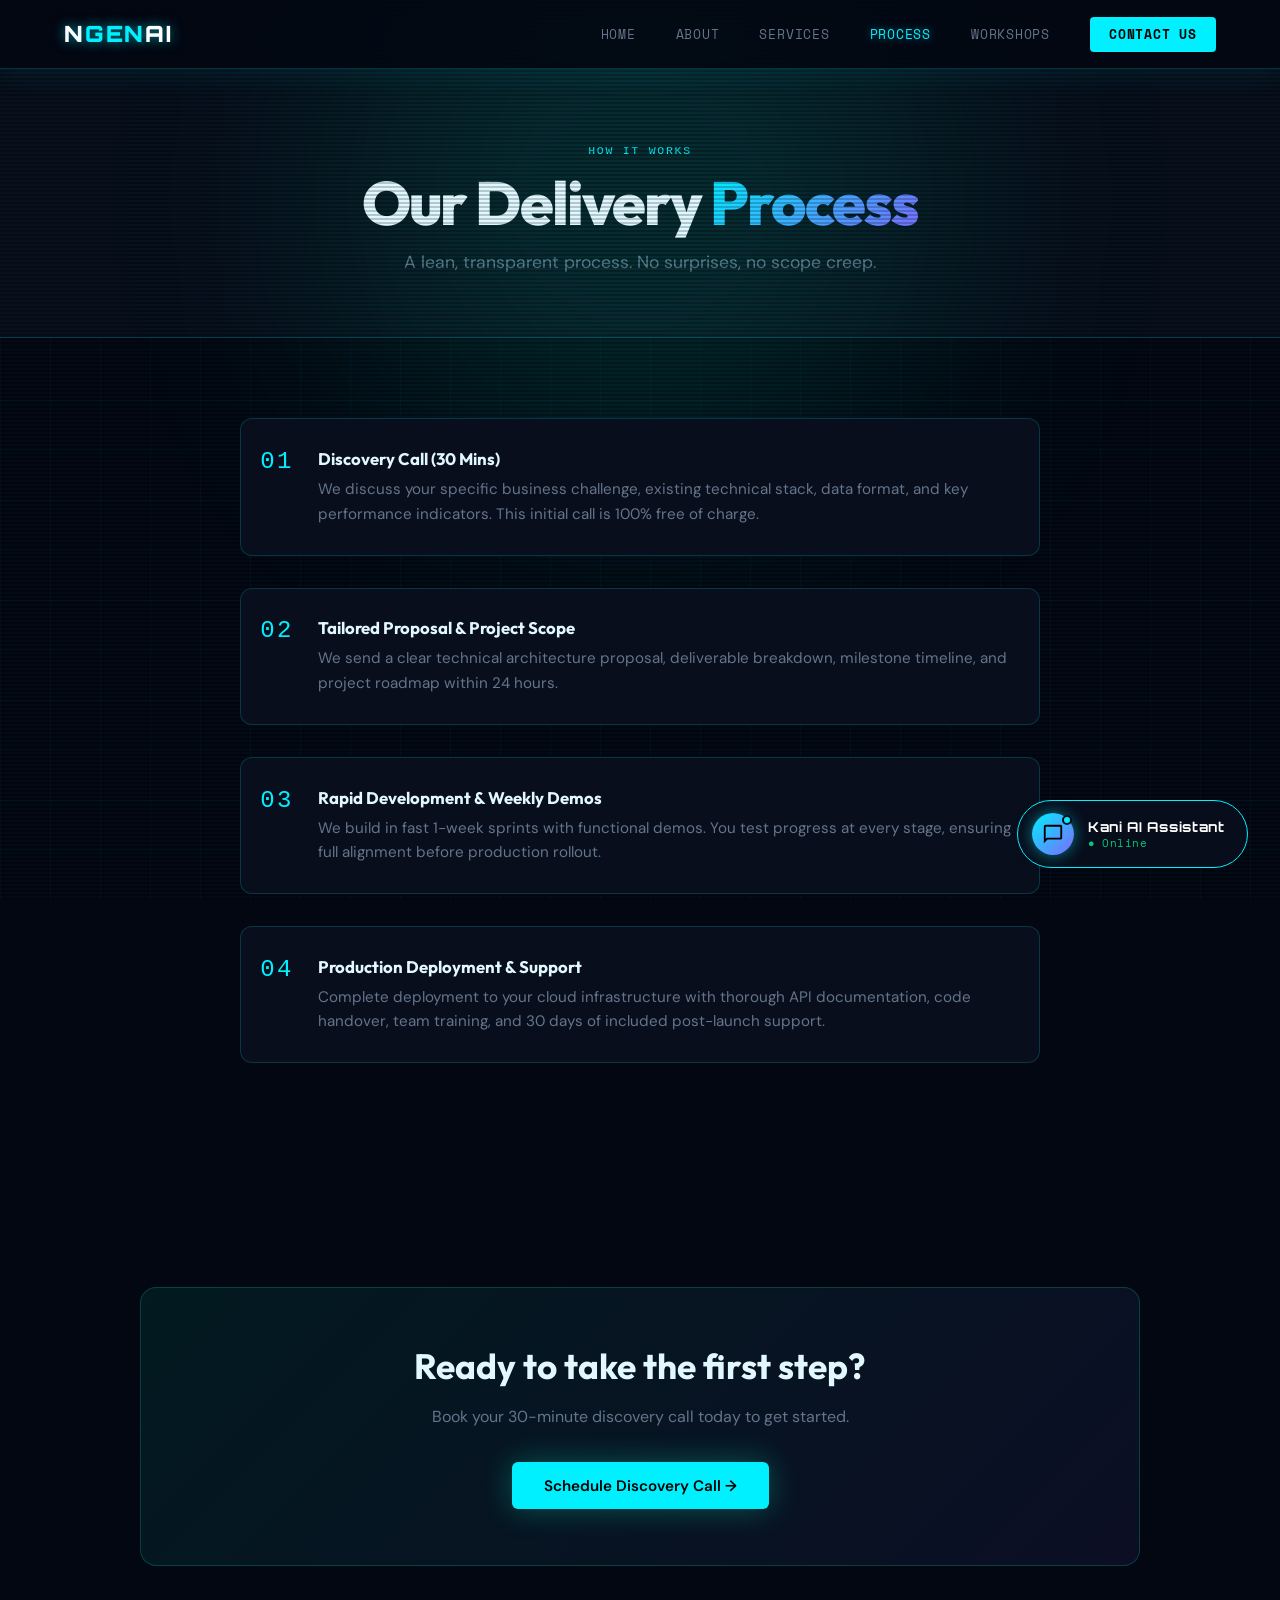
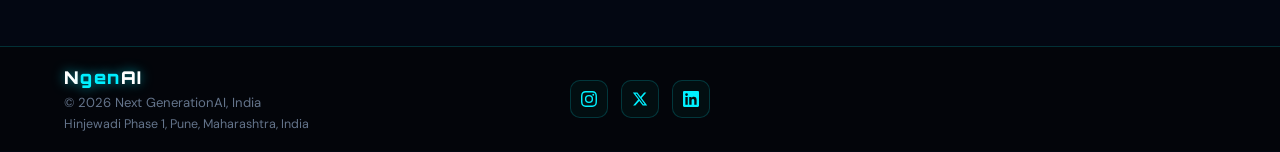
<file: process.html>
<!DOCTYPE html>
<html lang="en">
<head>
  <meta charset="UTF-8">
  <meta name="viewport" content="width=device-width, initial-scale=1.0">
  <title>Our Process | NgenAI – From Brief to Production</title>
  <meta name="description" content="Discover NgenAI's 4-step agile AI delivery process: Discovery Call, Proposal, Rapid Build, and Production Deployment & Support.">
  <link rel="stylesheet" href="css/global.css?v=10">
  <link rel="stylesheet" href="css/process.css?v=10">
  <!-- Google Analytics -->
  <script async src="https://www.googletagmanager.com/gtag/js?id=G-XBX1PGX7KX"></script>
  <script>
    window.dataLayer = window.dataLayer || [];
    function gtag() { dataLayer.push(arguments); }
    gtag('js', new Date());
    gtag('config', 'G-XBX1PGX7KX');
  </script>
</head>
<body>

  <nav>
    <a href="index.html" class="logo">N<span>gen</span>AI</a>
    <button class="hamburger" aria-label="Menu" onclick="toggleMenu()">
      <span></span><span></span><span></span>
    </button>
    <ul id="navMenu">
      <li><a href="index.html" onclick="closeMenu()">Home</a></li>
      <li><a href="about.html" onclick="closeMenu()">About</a></li>
      <li><a href="services.html" onclick="closeMenu()">Services</a></li>
      <li><a href="process.html" class="active" onclick="closeMenu()">Process</a></li>
      <li><a href="workshops.html" onclick="closeMenu()">Workshops</a></li>
      <li><a href="contact.html" class="nav-cta" onclick="closeMenu()">Contact Us</a></li>
    </ul>
  </nav>

  <main>
    <header class="page-header">
      <div class="glow-orb orb1"></div>
      <div class="section-tag">How It Works</div>
      <h1>Our Delivery <span class="highlight">Process</span></h1>
      <p>A lean, transparent process. No surprises, no scope creep.</p>
    </header>

    <section>
      <div class="process-steps" style="grid-template-columns: 1fr; max-width:800px; gap:2rem;">
        <div class="step reveal" style="text-align:left; display:flex; gap:1.5rem; align-items:flex-start;">
          <div class="step-num" style="font-size:1.5rem;">01</div>
          <div>
            <h3>Discovery Call (30 Mins)</h3>
            <p style="margin-top:0.4rem; font-size:0.95rem;">We discuss your specific business challenge, existing technical stack, data format, and key performance indicators. This initial call is 100% free of charge.</p>
          </div>
        </div>

        <div class="step reveal" style="text-align:left; display:flex; gap:1.5rem; align-items:flex-start;">
          <div class="step-num" style="font-size:1.5rem;">02</div>
          <div>
            <h3>Tailored Proposal & Project Scope</h3>
            <p style="margin-top:0.4rem; font-size:0.95rem;">We send a clear technical architecture proposal, deliverable breakdown, milestone timeline, and project roadmap within 24 hours.</p>
          </div>
        </div>

        <div class="step reveal" style="text-align:left; display:flex; gap:1.5rem; align-items:flex-start;">
          <div class="step-num" style="font-size:1.5rem;">03</div>
          <div>
            <h3>Rapid Development & Weekly Demos</h3>
            <p style="margin-top:0.4rem; font-size:0.95rem;">We build in fast 1-week sprints with functional demos. You test progress at every stage, ensuring full alignment before production rollout.</p>
          </div>
        </div>

        <div class="step reveal" style="text-align:left; display:flex; gap:1.5rem; align-items:flex-start;">
          <div class="step-num" style="font-size:1.5rem;">04</div>
          <div>
            <h3>Production Deployment & Support</h3>
            <p style="margin-top:0.4rem; font-size:0.95rem;">Complete deployment to your cloud infrastructure with thorough API documentation, code handover, team training, and 30 days of included post-launch support.</p>
          </div>
        </div>
      </div>
    </section>

    <section>
      <div class="cta-banner reveal">
        <h2>Ready to take the first step?</h2>
        <p>Book your 30-minute discovery call today to get started.</p>
        <a href="contact.html" class="btn-primary">Schedule Discovery Call →</a>
      </div>
    </section>
  </main>

    <footer>
    <div>
      <a href="index.html" class="logo" style="font-size:1.1rem; margin-bottom:0.3rem; display:block;">N<span>gen</span>AI</a>
      <p>© 2026 Next GenerationAI, India</p>
      <p style="font-size:0.78rem; color:var(--muted); margin-top:0.3rem;">Hinjewadi Phase 1, Pune, Maharashtra, India</p>
    </div>
    <div class="social-icons">
      <a href="https://www.instagram.com/ngen.ai/" target="_blank" rel="noopener" class="social-icon" aria-label="Instagram">
        <svg viewBox="0 0 24 24"><path d="M12 2.163c3.204 0 3.584.012 4.85.07 3.252.148 4.771 1.691 4.919 4.919.058 1.265.069 1.645.069 4.849 0 3.205-.012 3.584-.069 4.849-.149 3.225-1.664 4.771-4.919 4.919-1.266.058-1.644.07-4.85.07-3.204 0-3.584-.012-4.849-.07-3.26-.149-4.771-1.699-4.919-4.92-.058-1.265-.07-1.644-.07-4.849 0-3.204.013-3.583.07-4.849.149-3.227 1.664-4.771 4.919-4.919 1.266-.057 1.645-.069 4.849-.069zM12 0C8.741 0 8.333.014 7.053.072 2.695.272.273 2.69.073 7.052.014 8.333 0 8.741 0 12c0 3.259.014 3.668.072 4.948.2 4.358 2.618 6.78 6.98 6.98C8.333 23.986 8.741 24 12 24c3.259 0 3.668-.014 4.948-.072 4.354-.2 6.782-2.618 6.979-6.98.059-1.28.073-1.689.073-4.948 0-3.259-.014-3.667-.072-4.947-.196-4.354-2.617-6.78-6.979-6.98C15.668.014 15.259 0 12 0zm0 5.838a6.162 6.162 0 100 12.324 6.162 6.162 0 000-12.324zM12 16a4 4 0 110-8 4 4 0 010 8zm6.406-11.845a1.44 1.44 0 100 2.881 1.44 1.44 0 000-2.881z"/></svg>
      </a>
      <a href="https://x.com/" target="_blank" rel="noopener" class="social-icon" aria-label="X (Twitter)">
        <svg viewBox="0 0 24 24"><path d="M18.244 2.25h3.308l-7.227 8.26 8.502 11.24H16.17l-5.214-6.817L4.99 21.75H1.68l7.73-8.835L1.254 2.25H8.08l4.713 6.231zm-1.161 17.52h1.833L7.084 4.126H5.117z"/></svg>
      </a>
      <a href="https://linkedin.com/" target="_blank" rel="noopener" class="social-icon" aria-label="LinkedIn">
        <svg viewBox="0 0 24 24"><path d="M20.447 20.452h-3.554v-5.569c0-1.328-.027-3.037-1.852-3.037-1.853 0-2.136 1.445-2.136 2.939v5.667H9.351V9h3.414v1.561h.046c.477-.9 1.637-1.85 3.37-1.85 3.601 0 4.267 2.37 4.267 5.455v6.286zM5.337 7.433a2.062 2.062 0 01-2.063-2.065 2.064 2.064 0 112.063 2.065zm1.782 13.019H3.555V9h3.564v11.452zM22.225 0H1.771C.792 0 0 .774 0 1.729v20.542C0 23.227.792 24 1.771 24h20.451C23.2 24 24 23.227 24 22.271V1.729C24 .774 23.2 0 22.222 0h.003z"/></svg>
      </a>
    </div>
  </footer>

  <script>
    function toggleMenu() {
      document.querySelector('nav').classList.toggle('nav-open');
      document.getElementById('navMenu').classList.toggle('open');
      document.querySelector('.hamburger').classList.toggle('active');
    }
    function closeMenu() {
      document.querySelector('nav').classList.remove('nav-open');
      document.getElementById('navMenu').classList.remove('open');
      document.querySelector('.hamburger').classList.remove('active');
    }
    const reveals = document.querySelectorAll('.reveal');
    const observer = new IntersectionObserver((entries) => {
      entries.forEach((e, i) => { if (e.isIntersecting) setTimeout(() => e.target.classList.add('visible'), i * 80); });
    }, { threshold: 0.1 });
    reveals.forEach(el => observer.observe(el));
  </script>
  <script src="js/kani.js"></script>
</body>
</html>
</file>
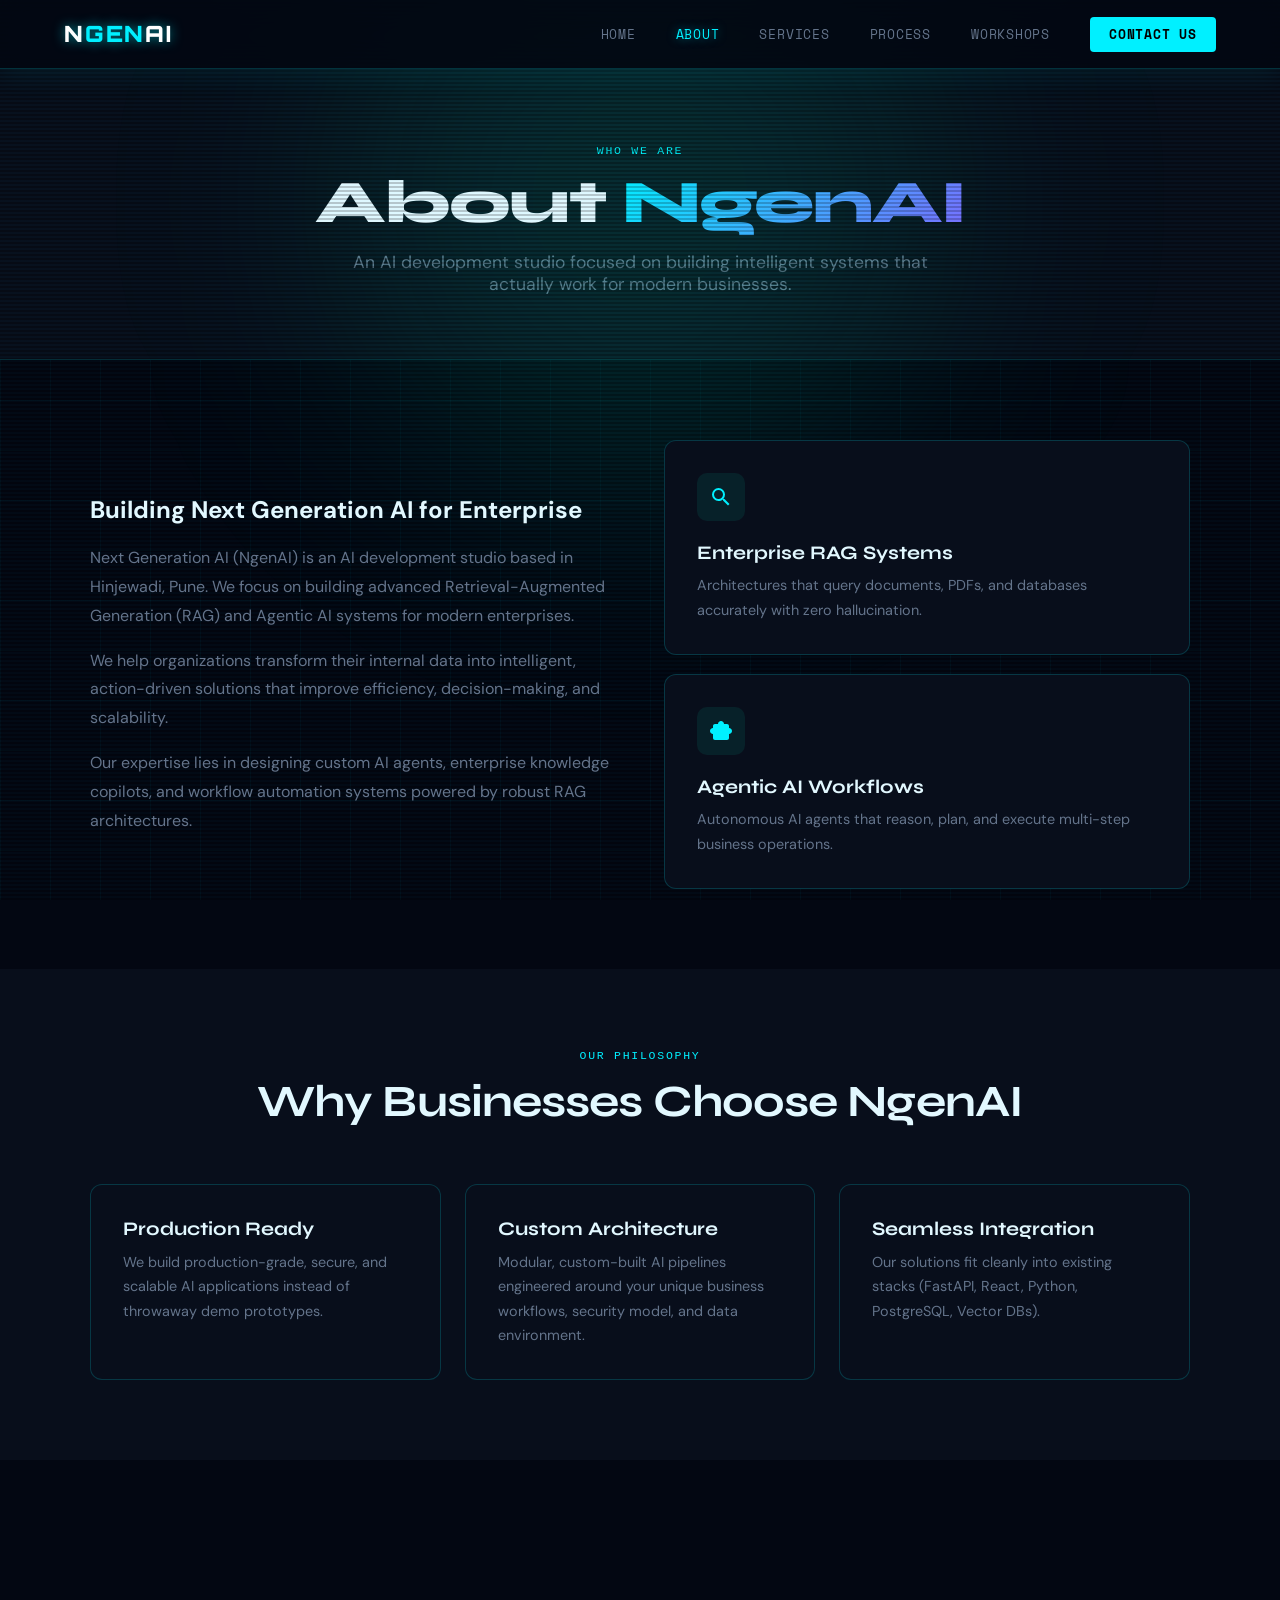
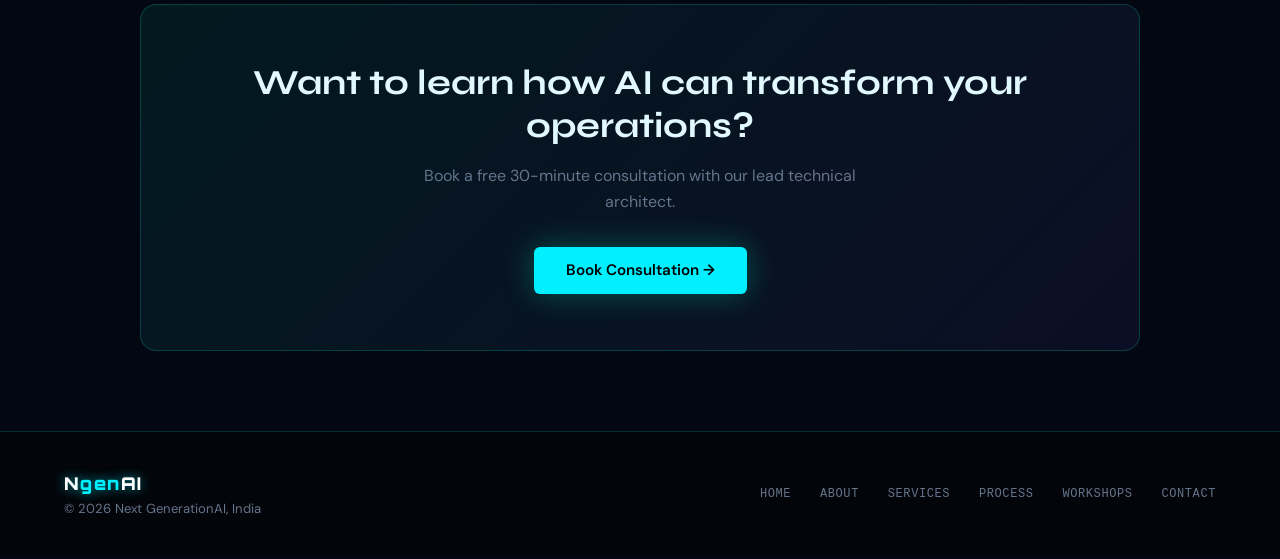
<file: home/about.html>
<!DOCTYPE html>
<html lang="en">
<head>
  <meta charset="UTF-8">
  <meta name="viewport" content="width=device-width, initial-scale=1.0">
  <title>About Us | NgenAI – Generative AI Studio</title>
  <meta name="description" content="Learn about NgenAI, an AI development studio based in Pune specializing in custom RAG, LLM integrations, and Agentic AI solutions.">
  <link rel="stylesheet" href="styles.css">
</head>
<body>

  <!-- NAV -->
  <nav>
    <a href="index.html" class="logo">N<span>gen</span>AI</a>
    <button class="hamburger" aria-label="Menu" onclick="toggleMenu()">
      <span></span><span></span><span></span>
    </button>
    <ul id="navMenu">
      <li><a href="index.html" onclick="closeMenu()">Home</a></li>
      <li><a href="about.html" class="active" onclick="closeMenu()">About</a></li>
      <li><a href="services.html" onclick="closeMenu()">Services</a></li>
      <li><a href="process.html" onclick="closeMenu()">Process</a></li>
      <li><a href="workshops.html" onclick="closeMenu()">Workshops</a></li>
      <li><a href="contact.html" class="nav-cta" onclick="closeMenu()">Contact Us</a></li>
    </ul>
  </nav>

  <main>
    <!-- PAGE HEADER -->
    <header class="page-header">
      <div class="glow-orb orb1"></div>
      <div class="section-tag">Who We Are</div>
      <h1>About <span class="highlight">NgenAI</span></h1>
      <p>An AI development studio focused on building intelligent systems that actually work for modern businesses.</p>
    </header>

    <!-- CONTENT SECTION -->
    <section>
      <div class="grid-2">
        <div class="reveal">
          <h2>Building Next Generation AI for Enterprise</h2>
          <p style="color:var(--muted); line-height:1.8; margin-top:1.2rem;">
            Next Generation AI (NgenAI) is an AI development studio based in Hinjewadi, Pune. We focus on building advanced Retrieval-Augmented Generation (RAG) and Agentic AI systems for modern enterprises.
          </p>
          <p style="color:var(--muted); line-height:1.8; margin-top:1rem;">
            We help organizations transform their internal data into intelligent, action-driven solutions that improve efficiency, decision-making, and scalability.
          </p>
          <p style="color:var(--muted); line-height:1.8; margin-top:1rem;">
            Our expertise lies in designing custom AI agents, enterprise knowledge copilots, and workflow automation systems powered by robust RAG architectures.
          </p>
        </div>

        <div class="reveal" style="display:flex; flex-direction:column; gap:1.2rem;">
          <div class="feature-card">
            <div class="card-icon"><svg viewBox="0 0 24 24"><path d="M15.5 14h-.79l-.28-.27A6.471 6.471 0 0016 9.5 6.5 6.5 0 109.5 16c1.61 0 3.09-.59 4.23-1.57l.27.28v.79l5 4.99L20.49 19l-4.99-5zm-6 0C7.01 14 5 11.99 5 9.5S7.01 5 9.5 5 14 7.01 14 9.5 11.99 14 9.5 14z"/></svg></div>
            <h3>Enterprise RAG Systems</h3>
            <p>Architectures that query documents, PDFs, and databases accurately with zero hallucination.</p>
          </div>

          <div class="feature-card">
            <div class="card-icon"><svg viewBox="0 0 24 24"><path d="M20 9V7c0-1.1-.9-2-2-2h-3c0-1.66-1.34-3-3-3S9 3.34 9 5H6c-1.1 0-2 .9-2 2v2c-1.66 0-3 1.34-3 3s1.34 3 3 3v4c0 1.1.9 2 2 2h12c1.1 0 2-.9 2-2v-4c1.66 0 3-1.34 3-3s-1.34-3-3-3z"/></svg></div>
            <h3>Agentic AI Workflows</h3>
            <p>Autonomous AI agents that reason, plan, and execute multi-step business operations.</p>
          </div>
        </div>
      </div>
    </section>

    <!-- CORE PRINCIPLES -->
    <section style="background:var(--surface);">
      <div class="section-header reveal">
        <div class="section-tag">Our Philosophy</div>
        <h2>Why Businesses Choose NgenAI</h2>
      </div>

      <div class="grid-3">
        <div class="feature-card reveal">
          <h3>Production Ready</h3>
          <p>We build production-grade, secure, and scalable AI applications instead of throwaway demo prototypes.</p>
        </div>
        <div class="feature-card reveal">
          <h3>Custom Architecture</h3>
          <p>Modular, custom-built AI pipelines engineered around your unique business workflows, security model, and data environment.</p>
        </div>
        <div class="feature-card reveal">
          <h3>Seamless Integration</h3>
          <p>Our solutions fit cleanly into existing stacks (FastAPI, React, Python, PostgreSQL, Vector DBs).</p>
        </div>
      </div>
    </section>

    <!-- CTA -->
    <section>
      <div class="cta-banner reveal">
        <h2>Want to learn how AI can transform your operations?</h2>
        <p>Book a free 30-minute consultation with our lead technical architect.</p>
        <a href="contact.html" class="btn-primary">Book Consultation →</a>
      </div>
    </section>
  </main>

  <!-- FOOTER -->
  <footer>
    <div>
      <a href="index.html" class="logo" style="font-size:1.1rem; margin-bottom:0.3rem; display:block;">N<span>gen</span>AI</a>
      <p>© 2026 Next GenerationAI, India</p>
    </div>
    <div class="footer-links">
      <a href="index.html">Home</a>
      <a href="about.html">About</a>
      <a href="services.html">Services</a>
      <a href="process.html">Process</a>
      <a href="workshops.html">Workshops</a>
      <a href="contact.html">Contact</a>
    </div>
  </footer>

  <script>
    function toggleMenu() {
      document.querySelector('nav').classList.toggle('nav-open');
      document.getElementById('navMenu').classList.toggle('open');
      document.querySelector('.hamburger').classList.toggle('active');
    }
    function closeMenu() {
      document.querySelector('nav').classList.remove('nav-open');
      document.getElementById('navMenu').classList.remove('open');
      document.querySelector('.hamburger').classList.remove('active');
    }
    const reveals = document.querySelectorAll('.reveal');
    const observer = new IntersectionObserver((entries) => {
      entries.forEach((e, i) => { if (e.isIntersecting) setTimeout(() => e.target.classList.add('visible'), i * 80); });
    }, { threshold: 0.1 });
    reveals.forEach(el => observer.observe(el));
  </script>
</body>
</html>
</file>
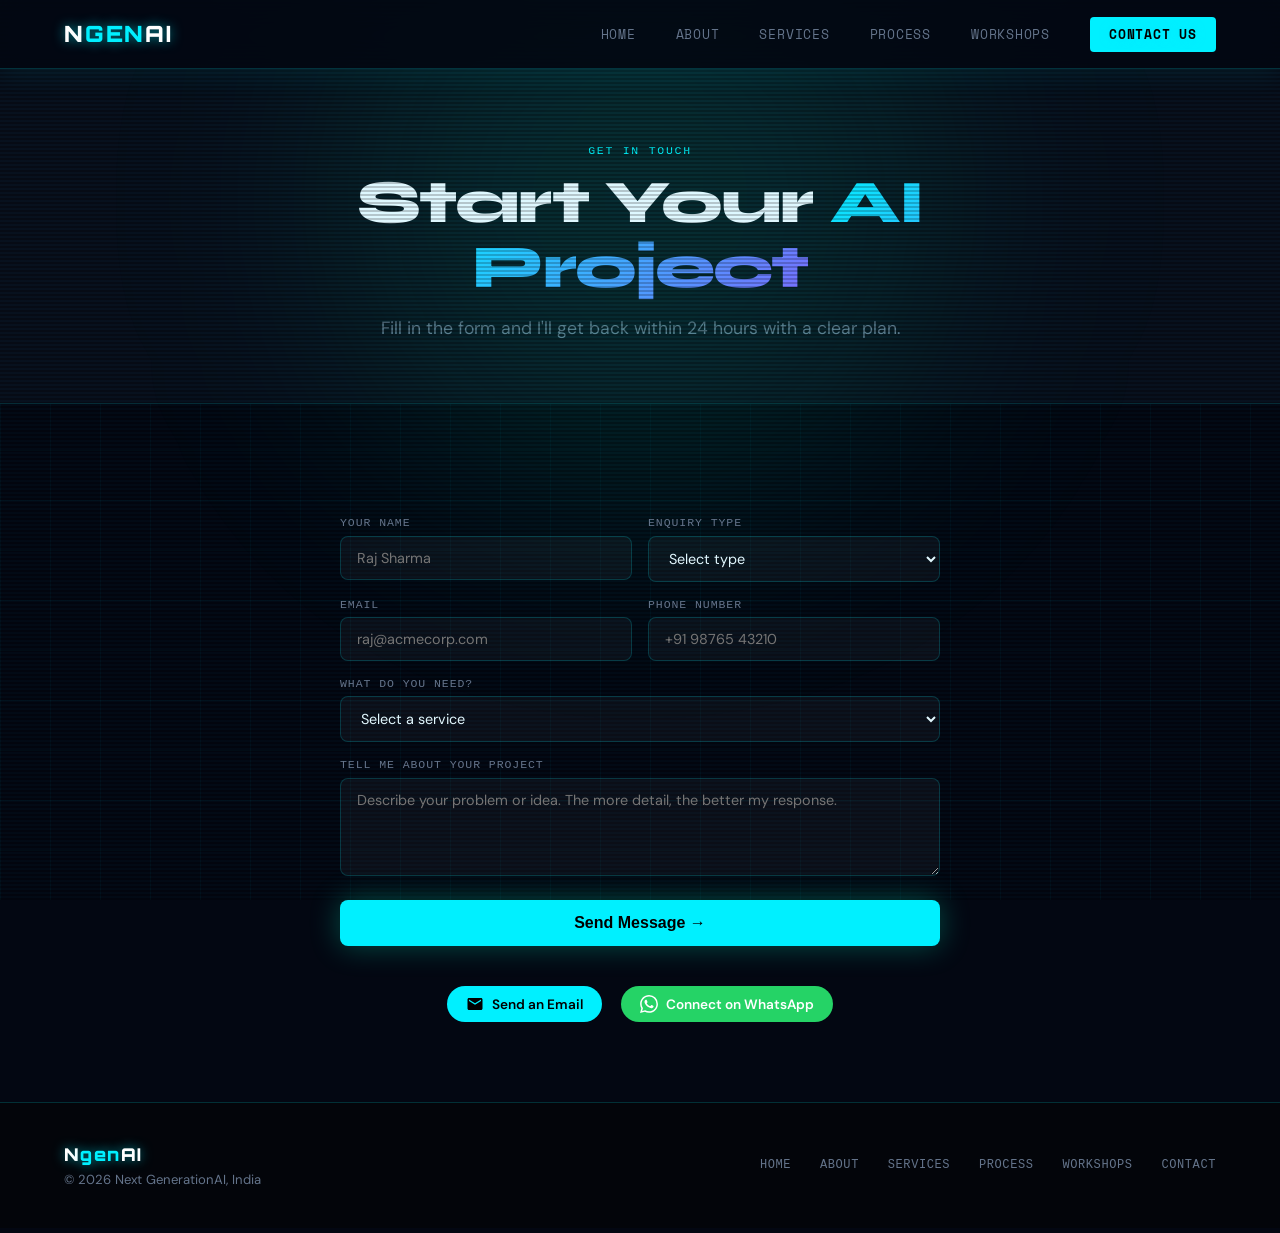
<file: home/contact.html>
<!DOCTYPE html>
<html lang="en">
<head>
  <meta charset="UTF-8">
  <meta name="viewport" content="width=device-width, initial-scale=1.0">
  <title>Contact Us | NgenAI – Book a Free AI Consultation</title>
  <meta name="description" content="Contact NgenAI for custom Generative AI solutions, RAG pipelines, chatbots, or IoT workshops. Get a response within 24 hours.">
  <link rel="stylesheet" href="styles.css">
</head>
<body>

  <nav>
    <a href="index.html" class="logo">N<span>gen</span>AI</a>
    <button class="hamburger" aria-label="Menu" onclick="toggleMenu()">
      <span></span><span></span><span></span>
    </button>
    <ul id="navMenu">
      <li><a href="index.html" onclick="closeMenu()">Home</a></li>
      <li><a href="about.html" onclick="closeMenu()">About</a></li>
      <li><a href="services.html" onclick="closeMenu()">Services</a></li>
      <li><a href="process.html" onclick="closeMenu()">Process</a></li>
      <li><a href="workshops.html" onclick="closeMenu()">Workshops</a></li>
      <li><a href="contact.html" class="active nav-cta" onclick="closeMenu()">Contact Us</a></li>
    </ul>
  </nav>

  <main>
    <header class="page-header">
      <div class="glow-orb orb1"></div>
      <div class="section-tag">Get In Touch</div>
      <h1>Start Your <span class="highlight">AI Project</span></h1>
      <p>Fill in the form and I'll get back within 24 hours with a clear plan.</p>
    </header>

    <section>
      <div class="contact-container">
        <form class="contact-form reveal" id="contactForm" onsubmit="handleSubmit(event)">
          <div class="form-row">
            <div class="form-group">
              <label>Your Name</label>
              <input type="text" name="name" placeholder="Raj Sharma" required>
            </div>
            <div class="form-group">
              <label>Enquiry Type</label>
              <select name="enquiry_type" id="enquiryType" required onchange="toggleCompanyField(this.value)">
                <option value="" disabled selected>Select type</option>
                <option value="Company">Company</option>
                <option value="Personal">Personal</option>
              </select>
            </div>
          </div>

          <div class="form-row" id="companyRow" style="display:none; overflow:hidden; transition:all 0.3s ease;">
            <div class="form-group" style="width:100%;">
              <label>Company Name</label>
              <input type="text" name="company" id="companyName" placeholder="e.g. Acme Corp">
            </div>
          </div>

          <div class="form-row">
            <div class="form-group">
              <label>Email</label>
              <input type="email" name="email" placeholder="raj@acmecorp.com" required>
            </div>
            <div class="form-group">
              <label>Phone Number</label>
              <input type="tel" name="phone" placeholder="+91 98765 43210">
            </div>
          </div>

          <div class="form-group">
            <label>What do you need?</label>
            <select name="service" id="serviceSelect" required>
              <option value="" disabled selected>Select a service</option>
              <option>AI Chatbot</option>
              <option>RAG / Document AI</option>
              <option>Workflow Automation</option>
              <option>LLM Integration</option>
              <option>Fine-tuning</option>
              <option>AI Strategy Consulting</option>
              <option>Workshop / Training</option>
              <option>Not sure yet</option>
            </select>
          </div>

          <div class="form-group">
            <label>Tell me about your project</label>
            <textarea name="message" rows="4" placeholder="Describe your problem or idea. The more detail, the better my response." required></textarea>
          </div>

          <button type="submit" class="btn-submit">Send Message →</button>
        </form>

        <div style="margin-top:2.5rem; display:flex; flex-wrap:wrap; justify-content:center; align-items:center; gap:1.2rem;" class="reveal">
          <a href="mailto:nextgenerationai@ngenai.in" style="display:inline-flex; align-items:center; gap:0.5rem; background:var(--accent); color:#000; text-decoration:none; font-size:0.85rem; font-weight:600; padding:0.55rem 1.2rem; border-radius:999px; transition:opacity 0.2s;">
            <svg viewBox="0 0 24 24" width="18" height="18" fill="#000"><path d="M20 4H4c-1.1 0-2 .9-2 2v12c0 1.1.9 2 2 2h16c1.1 0 2-.9 2-2V6c0-1.1-.9-2-2-2zm0 4-8 5-8-5V6l8 5 8-5v2z"/></svg>
            Send an Email
          </a>
          <a href="https://wa.me/917387676043" target="_blank" rel="noopener" style="display:inline-flex; align-items:center; gap:0.5rem; background:#25D366; color:#fff; text-decoration:none; font-size:0.85rem; font-weight:600; padding:0.55rem 1.2rem; border-radius:999px; transition:opacity 0.2s;">
            <svg viewBox="0 0 24 24" width="18" height="18" fill="#fff"><path d="M17.472 14.382c-.297-.149-1.758-.867-2.03-.967-.273-.099-.471-.148-.67.15-.197.297-.767.966-.94 1.164-.173.199-.347.223-.644.075-.297-.15-1.255-.463-2.39-1.475-.883-.788-1.48-1.761-1.653-2.059-.173-.297-.018-.458.13-.606.134-.133.298-.347.446-.52.149-.174.198-.298.298-.497.099-.198.05-.371-.025-.52-.075-.149-.669-1.612-.916-2.207-.242-.579-.487-.5-.669-.51-.173-.008-.371-.01-.57-.01-.198 0-.52.074-.792.372-.272.297-1.04 1.016-1.04 2.479 0 1.462 1.065 2.875 1.213 3.074.149.198 2.096 3.2 5.077 4.487.709.306 1.262.489 1.694.625.712.227 1.36.195 1.871.118.571-.085 1.758-.719 2.006-1.413.248-.694.248-1.289.173-1.413-.074-.124-.272-.198-.57-.347m-5.421 7.403h-.004a9.87 9.87 0 01-5.031-1.378l-.361-.214-3.741.982.998-3.648-.235-.374a9.86 9.86 0 01-1.51-5.26c.001-5.45 4.436-9.884 9.888-9.884 2.64 0 5.122 1.03 6.988 2.898a9.825 9.825 0 012.893 6.994c-.003 5.45-4.437 9.884-9.885 9.884m8.413-18.297A11.815 11.815 0 0012.05 0C5.495 0 .16 5.335.157 11.892c0 2.096.547 4.142 1.588 5.945L.057 24l6.305-1.654a11.882 11.882 0 005.683 1.448h.005c6.554 0 11.89-5.335 11.893-11.893a11.821 11.821 0 00-3.48-8.413z"/></svg>
            Connect on WhatsApp
          </a>
        </div>
      </div>
    </section>
  </main>

  <footer>
    <div>
      <a href="index.html" class="logo" style="font-size:1.1rem; margin-bottom:0.3rem; display:block;">N<span>gen</span>AI</a>
      <p>© 2026 Next GenerationAI, India</p>
    </div>
    <div class="footer-links">
      <a href="index.html">Home</a>
      <a href="about.html">About</a>
      <a href="services.html">Services</a>
      <a href="process.html">Process</a>
      <a href="workshops.html">Workshops</a>
      <a href="contact.html">Contact</a>
    </div>
  </footer>

  <script>
    function toggleCompanyField(value) {
      const row = document.getElementById('companyRow');
      const input = document.getElementById('companyName');
      if (value === 'Company') {
        row.style.display = 'flex';
        input.required = true;
      } else {
        row.style.display = 'none';
        input.required = false;
        input.value = '';
      }
    }

    function toggleMenu() {
      document.querySelector('nav').classList.toggle('nav-open');
      document.getElementById('navMenu').classList.toggle('open');
      document.querySelector('.hamburger').classList.toggle('active');
    }
    function closeMenu() {
      document.querySelector('nav').classList.remove('nav-open');
      document.getElementById('navMenu').classList.remove('open');
      document.querySelector('.hamburger').classList.remove('active');
    }

    const reveals = document.querySelectorAll('.reveal');
    const observer = new IntersectionObserver((entries) => {
      entries.forEach((e, i) => { if (e.isIntersecting) setTimeout(() => e.target.classList.add('visible'), i * 80); });
    }, { threshold: 0.1 });
    reveals.forEach(el => observer.observe(el));

    const SHEET_URL = 'https://script.google.com/macros/s/AKfycbzWa4kE87ApEEyJUyqvMpHiDpYAW2kYp_z_IxrBqlhynP89pvwuFC4nRrSzaWDgouMRYw/exec';

    async function handleSubmit(e) {
      e.preventDefault();
      const btn = e.target.querySelector('.btn-submit');
      const form = e.target;

      const data = {
        name: form.querySelector('[name="name"]').value,
        enquiry_type: form.querySelector('[name="enquiry_type"]').value,
        company: form.querySelector('[name="enquiry_type"]').value === 'Personal'
          ? 'Personal'
          : (form.querySelector('[name="company"]').value || 'N/A'),
        email: form.querySelector('[name="email"]').value,
        phone: form.querySelector('[name="phone"]').value || 'N/A',
        service: form.querySelector('[name="service"]').value,
        message: form.querySelector('[name="message"]').value
      };

      btn.textContent = 'Sending...';
      btn.disabled = true;
      btn.style.opacity = '0.7';

      try {
        await fetch(SHEET_URL, {
          method: 'POST',
          mode: 'no-cors',
          headers: { 'Content-Type': 'application/json' },
          body: JSON.stringify(data)
        });

        btn.textContent = '✓ Message Sent! We\'ll reply within 24h';
        btn.style.background = '#00c97a';
        btn.style.opacity = '1';
        form.reset();

        setTimeout(() => {
          btn.textContent = 'Send Message →';
          btn.style.background = 'var(--accent)';
          btn.disabled = false;
        }, 5000);
      } catch (error) {
        btn.textContent = '✗ Error — please try again';
        btn.style.background = '#ff4444';
        btn.style.opacity = '1';
        setTimeout(() => {
          btn.textContent = 'Send Message →';
          btn.style.background = 'var(--accent)';
          btn.disabled = false;
        }, 3000);
      }
    }
  </script>
</body>
</html>
</file>
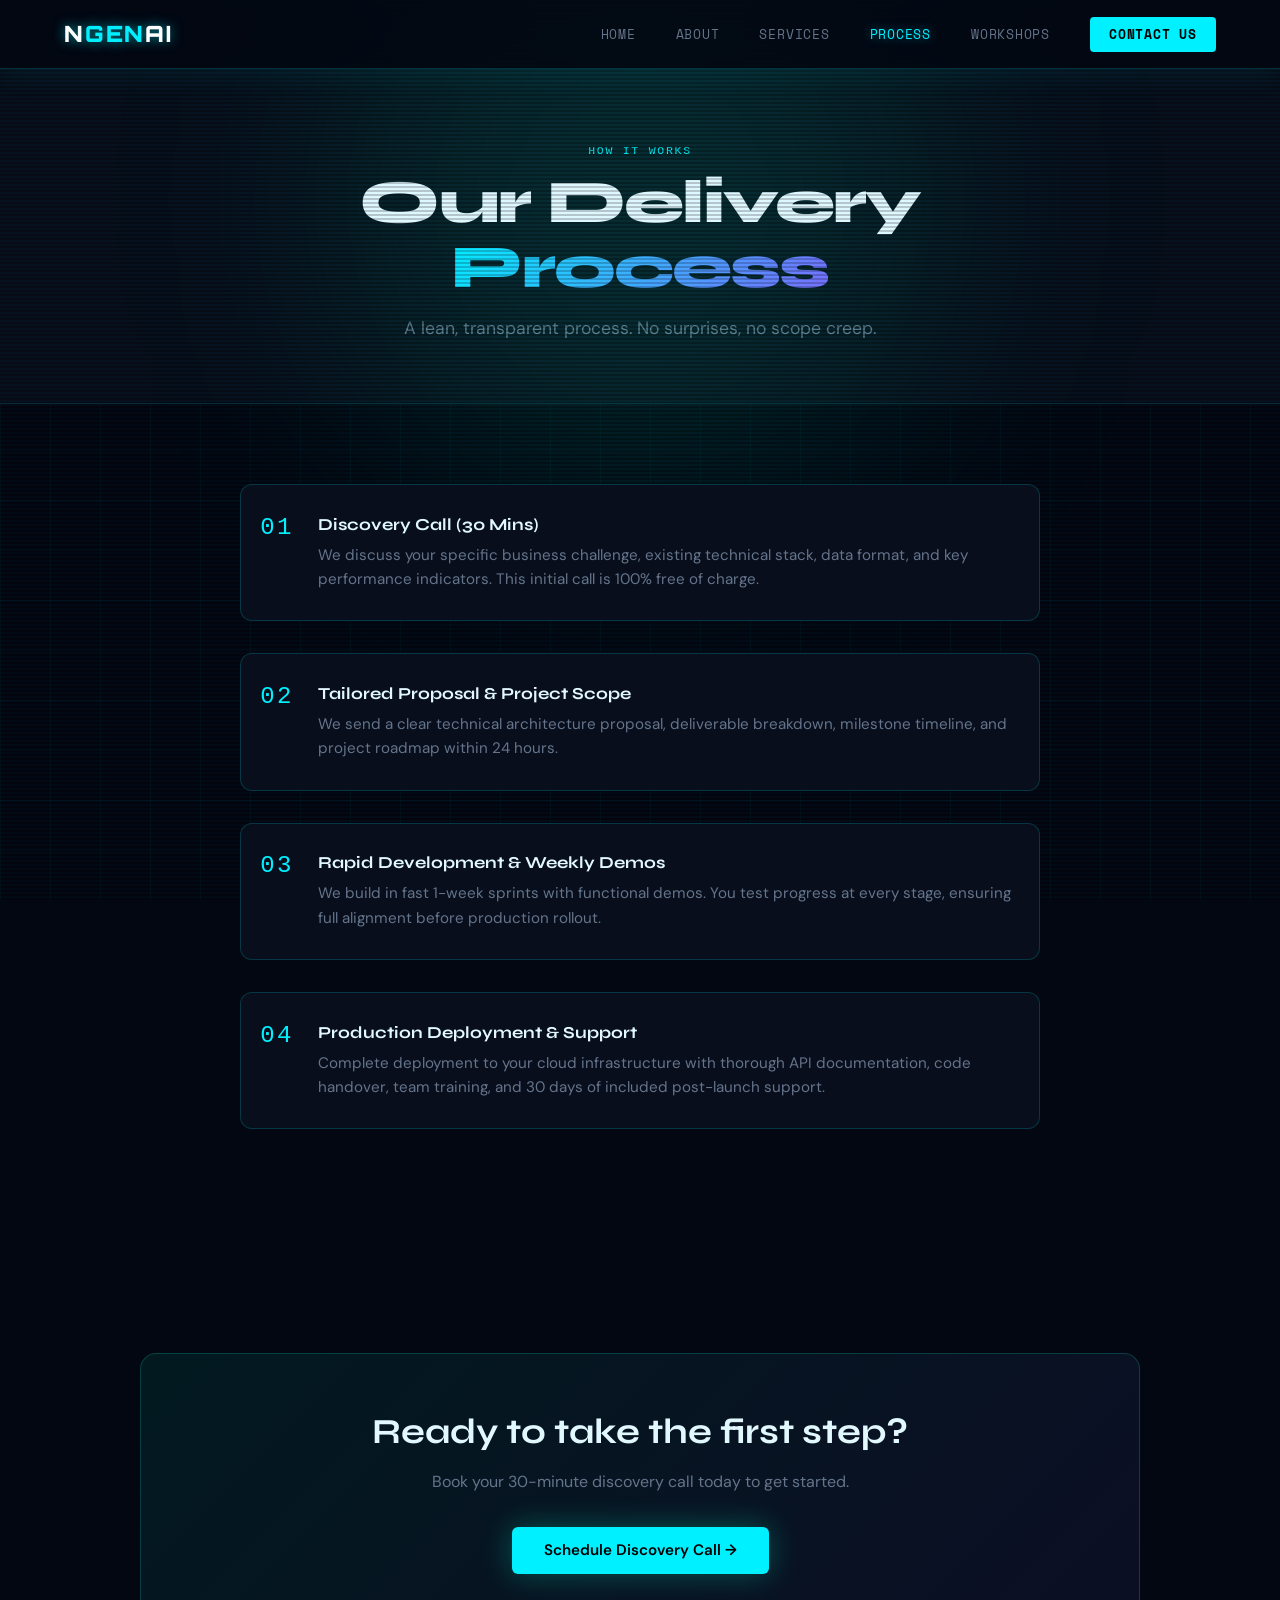
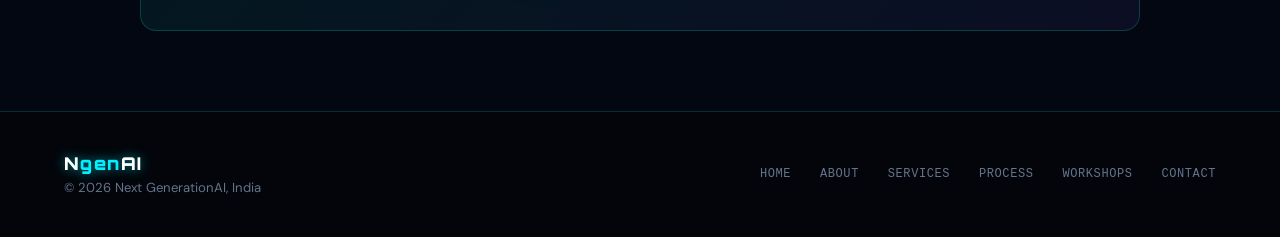
<file: home/process.html>
<!DOCTYPE html>
<html lang="en">
<head>
  <meta charset="UTF-8">
  <meta name="viewport" content="width=device-width, initial-scale=1.0">
  <title>Our Process | NgenAI – From Brief to Production</title>
  <meta name="description" content="Discover NgenAI's 4-step agile AI delivery process: Discovery Call, Proposal, Rapid Build, and Production Deployment & Support.">
  <link rel="stylesheet" href="styles.css">
</head>
<body>

  <nav>
    <a href="index.html" class="logo">N<span>gen</span>AI</a>
    <button class="hamburger" aria-label="Menu" onclick="toggleMenu()">
      <span></span><span></span><span></span>
    </button>
    <ul id="navMenu">
      <li><a href="index.html" onclick="closeMenu()">Home</a></li>
      <li><a href="about.html" onclick="closeMenu()">About</a></li>
      <li><a href="services.html" onclick="closeMenu()">Services</a></li>
      <li><a href="process.html" class="active" onclick="closeMenu()">Process</a></li>
      <li><a href="workshops.html" onclick="closeMenu()">Workshops</a></li>
      <li><a href="contact.html" class="nav-cta" onclick="closeMenu()">Contact Us</a></li>
    </ul>
  </nav>

  <main>
    <header class="page-header">
      <div class="glow-orb orb1"></div>
      <div class="section-tag">How It Works</div>
      <h1>Our Delivery <span class="highlight">Process</span></h1>
      <p>A lean, transparent process. No surprises, no scope creep.</p>
    </header>

    <section>
      <div class="process-steps" style="grid-template-columns: 1fr; max-width:800px; gap:2rem;">
        <div class="step reveal" style="text-align:left; display:flex; gap:1.5rem; align-items:flex-start;">
          <div class="step-num" style="font-size:1.5rem;">01</div>
          <div>
            <h3>Discovery Call (30 Mins)</h3>
            <p style="margin-top:0.4rem; font-size:0.95rem;">We discuss your specific business challenge, existing technical stack, data format, and key performance indicators. This initial call is 100% free of charge.</p>
          </div>
        </div>

        <div class="step reveal" style="text-align:left; display:flex; gap:1.5rem; align-items:flex-start;">
          <div class="step-num" style="font-size:1.5rem;">02</div>
          <div>
            <h3>Tailored Proposal & Project Scope</h3>
            <p style="margin-top:0.4rem; font-size:0.95rem;">We send a clear technical architecture proposal, deliverable breakdown, milestone timeline, and project roadmap within 24 hours.</p>
          </div>
        </div>

        <div class="step reveal" style="text-align:left; display:flex; gap:1.5rem; align-items:flex-start;">
          <div class="step-num" style="font-size:1.5rem;">03</div>
          <div>
            <h3>Rapid Development & Weekly Demos</h3>
            <p style="margin-top:0.4rem; font-size:0.95rem;">We build in fast 1-week sprints with functional demos. You test progress at every stage, ensuring full alignment before production rollout.</p>
          </div>
        </div>

        <div class="step reveal" style="text-align:left; display:flex; gap:1.5rem; align-items:flex-start;">
          <div class="step-num" style="font-size:1.5rem;">04</div>
          <div>
            <h3>Production Deployment & Support</h3>
            <p style="margin-top:0.4rem; font-size:0.95rem;">Complete deployment to your cloud infrastructure with thorough API documentation, code handover, team training, and 30 days of included post-launch support.</p>
          </div>
        </div>
      </div>
    </section>

    <section>
      <div class="cta-banner reveal">
        <h2>Ready to take the first step?</h2>
        <p>Book your 30-minute discovery call today to get started.</p>
        <a href="contact.html" class="btn-primary">Schedule Discovery Call →</a>
      </div>
    </section>
  </main>

  <footer>
    <div>
      <a href="index.html" class="logo" style="font-size:1.1rem; margin-bottom:0.3rem; display:block;">N<span>gen</span>AI</a>
      <p>© 2026 Next GenerationAI, India</p>
    </div>
    <div class="footer-links">
      <a href="index.html">Home</a>
      <a href="about.html">About</a>
      <a href="services.html">Services</a>
      <a href="process.html">Process</a>
      <a href="workshops.html">Workshops</a>
      <a href="contact.html">Contact</a>
    </div>
  </footer>

  <script>
    function toggleMenu() {
      document.querySelector('nav').classList.toggle('nav-open');
      document.getElementById('navMenu').classList.toggle('open');
      document.querySelector('.hamburger').classList.toggle('active');
    }
    function closeMenu() {
      document.querySelector('nav').classList.remove('nav-open');
      document.getElementById('navMenu').classList.remove('open');
      document.querySelector('.hamburger').classList.remove('active');
    }
    const reveals = document.querySelectorAll('.reveal');
    const observer = new IntersectionObserver((entries) => {
      entries.forEach((e, i) => { if (e.isIntersecting) setTimeout(() => e.target.classList.add('visible'), i * 80); });
    }, { threshold: 0.1 });
    reveals.forEach(el => observer.observe(el));
  </script>
</body>
</html>
</file>
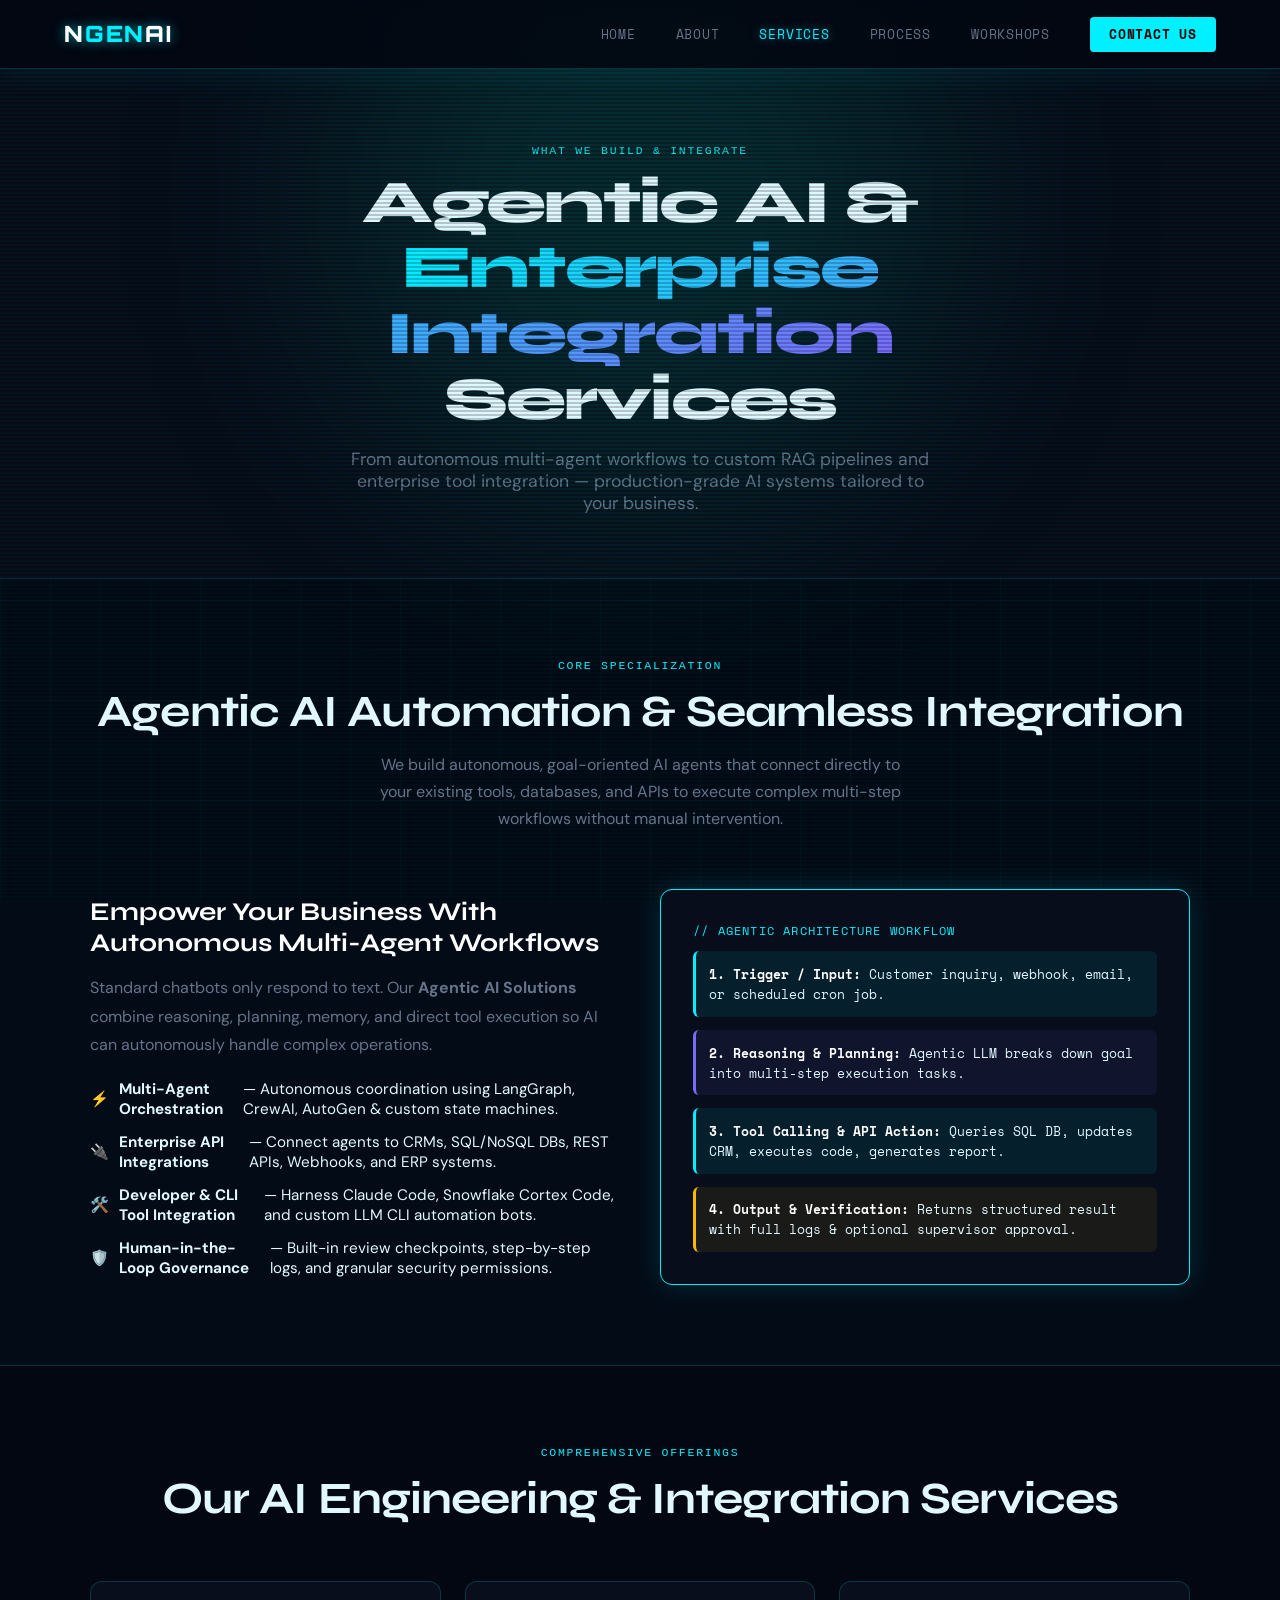
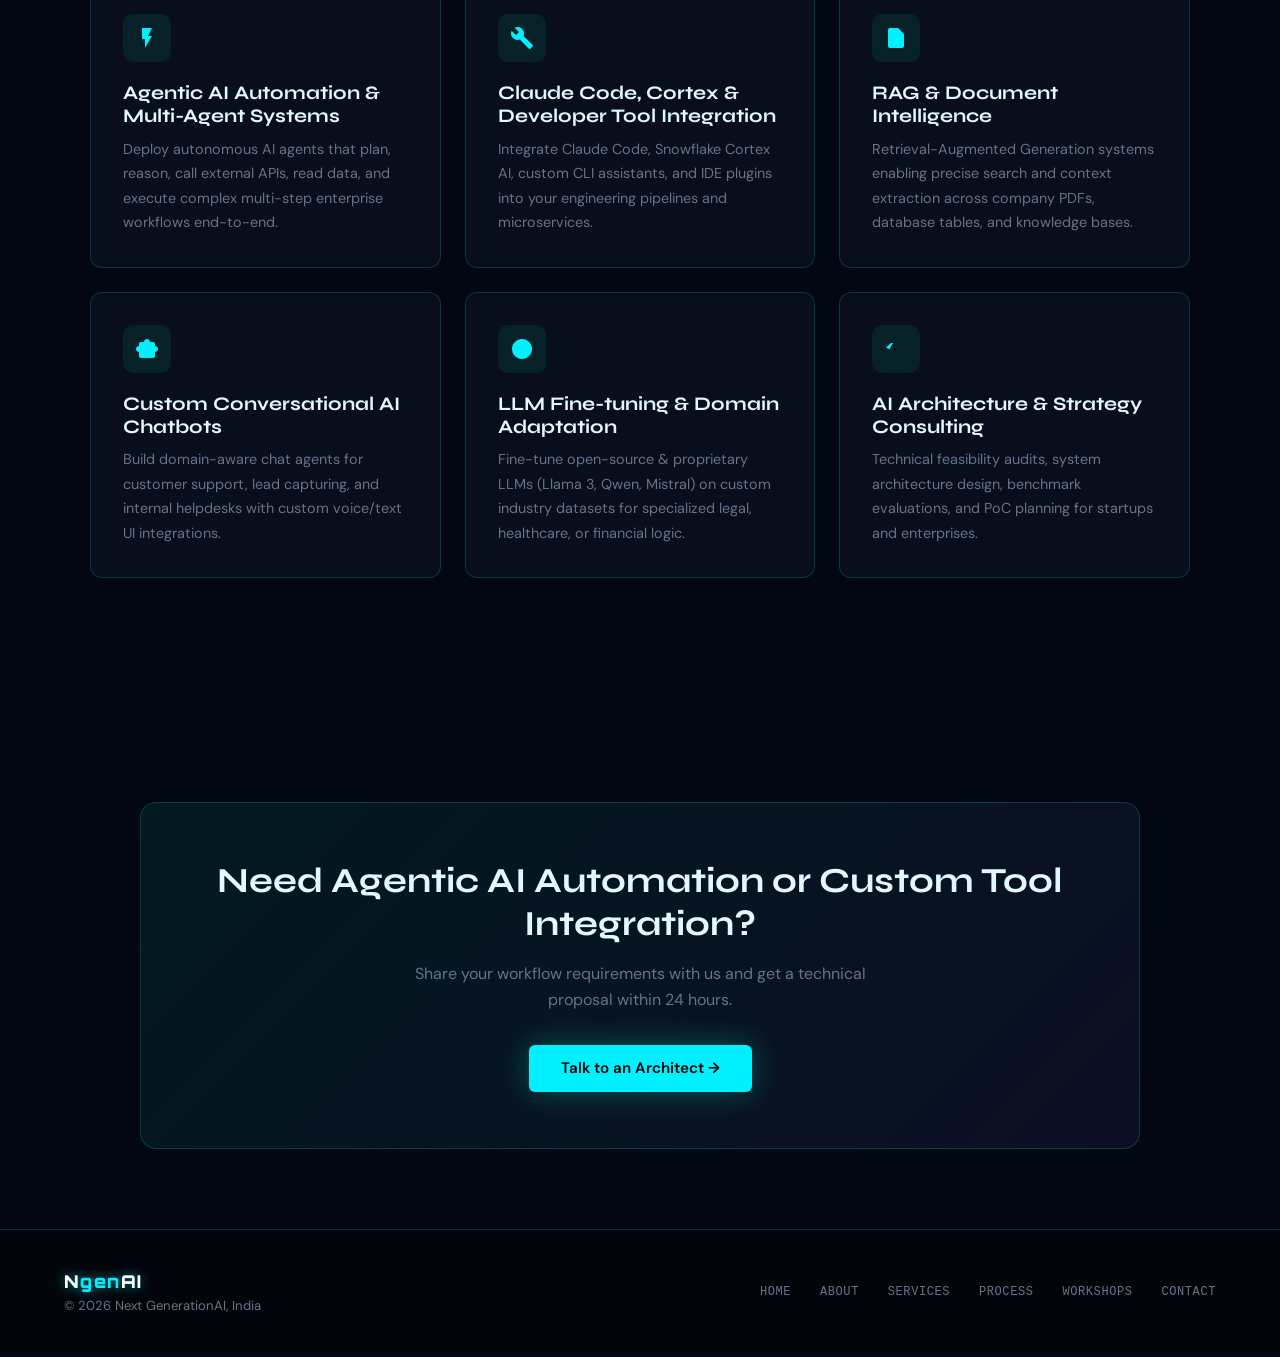
<file: home/services.html>
<!DOCTYPE html>
<html lang="en">
<head>
  <meta charset="UTF-8">
  <meta name="viewport" content="width=device-width, initial-scale=1.0">
  <title>Services | NgenAI – Custom Generative AI Solutions</title>
  <meta name="description" content="Explore custom AI services by NgenAI: RAG systems, Document AI, Agentic automation, custom chatbots, LLM fine-tuning, and APIs.">
  <link rel="stylesheet" href="styles.css">
</head>
<body>

  <nav>
    <a href="index.html" class="logo">N<span>gen</span>AI</a>
    <button class="hamburger" aria-label="Menu" onclick="toggleMenu()">
      <span></span><span></span><span></span>
    </button>
    <ul id="navMenu">
      <li><a href="index.html" onclick="closeMenu()">Home</a></li>
      <li><a href="about.html" onclick="closeMenu()">About</a></li>
      <li><a href="services.html" class="active" onclick="closeMenu()">Services</a></li>
      <li><a href="process.html" onclick="closeMenu()">Process</a></li>
      <li><a href="workshops.html" onclick="closeMenu()">Workshops</a></li>
      <li><a href="contact.html" class="nav-cta" onclick="closeMenu()">Contact Us</a></li>
    </ul>
  </nav>

  <main>
    <header class="page-header">
      <div class="glow-orb orb1"></div>
      <div class="section-tag">What We Build & Integrate</div>
      <h1>Agentic AI & <span class="highlight">Enterprise Integration</span> Services</h1>
      <p>From autonomous multi-agent workflows to custom RAG pipelines and enterprise tool integration — production-grade AI systems tailored to your business.</p>
    </header>

    <!-- AGENTIC AI AUTOMATION SPOTLIGHT SECTION -->
    <section style="background: rgba(0, 240, 255, 0.02); border-bottom: 1px solid var(--border);">
      <div class="section-header reveal">
        <div class="section-tag">Core Specialization</div>
        <h2>Agentic AI Automation & Seamless Integration</h2>
        <p>We build autonomous, goal-oriented AI agents that connect directly to your existing tools, databases, and APIs to execute complex multi-step workflows without manual intervention.</p>
      </div>

      <div class="grid-2" style="align-items: center; gap: 2.5rem;">
        <div class="reveal">
          <h3 style="font-family:'Syne',sans-serif; font-size:1.6rem; color:#fff; margin-bottom:1rem;">
            Empower Your Business With Autonomous Multi-Agent Workflows
          </h3>
          <p style="color:var(--muted); line-height:1.8; margin-bottom:1.2rem;">
            Standard chatbots only respond to text. Our <b>Agentic AI Solutions</b> combine reasoning, planning, memory, and direct tool execution so AI can autonomously handle complex operations.
          </p>
          <ul style="list-style:none; display:flex; flex-direction:column; gap:0.8rem; color:var(--text); font-size:0.95rem;">
            <li style="display:flex; align-items:center; gap:0.6rem;"><span style="color:var(--accent); font-weight:bold;">⚡</span> <b>Multi-Agent Orchestration</b> — Autonomous coordination using LangGraph, CrewAI, AutoGen & custom state machines.</li>
            <li style="display:flex; align-items:center; gap:0.6rem;"><span style="color:var(--accent); font-weight:bold;">🔌</span> <b>Enterprise API Integrations</b> — Connect agents to CRMs, SQL/NoSQL DBs, REST APIs, Webhooks, and ERP systems.</li>
            <li style="display:flex; align-items:center; gap:0.6rem;"><span style="color:var(--accent); font-weight:bold;">🛠️</span> <b>Developer & CLI Tool Integration</b> — Harness Claude Code, Snowflake Cortex Code, and custom LLM CLI automation bots.</li>
            <li style="display:flex; align-items:center; gap:0.6rem;"><span style="color:var(--accent); font-weight:bold;">🛡️</span> <b>Human-in-the-Loop Governance</b> — Built-in review checkpoints, step-by-step logs, and granular security permissions.</li>
          </ul>
        </div>

        <div class="feature-card reveal" style="background: rgba(8, 14, 28, 0.95); border: 1px solid var(--accent); box-shadow: 0 0 30px rgba(0, 240, 255, 0.15);">
          <div style="font-family:'Space Mono',monospace; font-size:0.75rem; color:var(--accent); margin-bottom:0.8rem; letter-spacing:0.1em; text-transform:uppercase;">
            // AGENTIC ARCHITECTURE WORKFLOW
          </div>
          <div style="display:flex; flex-direction:column; gap:0.8rem; font-family:'Space Mono',monospace; font-size:0.82rem;">
            <div style="background:rgba(0,240,255,0.08); padding:0.8rem; border-radius:6px; border-left:3px solid var(--accent);">
              <b style="color:#fff;">1. Trigger / Input:</b> Customer inquiry, webhook, email, or scheduled cron job.
            </div>
            <div style="background:rgba(124,106,255,0.08); padding:0.8rem; border-radius:6px; border-left:3px solid var(--accent2);">
              <b style="color:#fff;">2. Reasoning & Planning:</b> Agentic LLM breaks down goal into multi-step execution tasks.
            </div>
            <div style="background:rgba(0,240,255,0.08); padding:0.8rem; border-radius:6px; border-left:3px solid var(--accent);">
              <b style="color:#fff;">3. Tool Calling & API Action:</b> Queries SQL DB, updates CRM, executes code, generates report.
            </div>
            <div style="background:rgba(255,184,0,0.08); padding:0.8rem; border-radius:6px; border-left:3px solid var(--gold);">
              <b style="color:#fff;">4. Output & Verification:</b> Returns structured result with full logs & optional supervisor approval.
            </div>
          </div>
        </div>
      </div>
    </section>

    <!-- ALL SERVICES GRID -->
    <section>
      <div class="section-header reveal">
        <div class="section-tag">Comprehensive Offerings</div>
        <h2>Our AI Engineering & Integration Services</h2>
      </div>

      <div class="grid-3">
        <div class="feature-card reveal" id="agentic-automation">
          <div class="card-icon"><svg viewBox="0 0 24 24"><path d="M7 2v11h3v9l7-12h-4l4-8z"/></svg></div>
          <h3>Agentic AI Automation & Multi-Agent Systems</h3>
          <p>Deploy autonomous AI agents that plan, reason, call external APIs, read data, and execute complex multi-step enterprise workflows end-to-end.</p>
        </div>

        <div class="feature-card reveal" id="tool-integration">
          <div class="card-icon"><svg viewBox="0 0 24 24"><path d="M22.7 19l-9.1-9.1c.9-2.3.4-5-1.5-6.9-2-2-5-2.4-7.4-1.3L9 6 6 9 1.6 4.7C.4 7.1.9 10.1 2.9 12.1c1.9 1.9 4.6 2.4 6.9 1.5l9.1 9.1c.4.4 1 .4 1.4 0l2.3-2.3c.5-.4.5-1.1.1-1.4z"/></svg></div>
          <h3>Claude Code, Cortex & Developer Tool Integration</h3>
          <p>Integrate Claude Code, Snowflake Cortex AI, custom CLI assistants, and IDE plugins into your engineering pipelines and microservices.</p>
        </div>

        <div class="feature-card reveal" id="rag">
          <div class="card-icon"><svg viewBox="0 0 24 24"><path d="M14 2H6c-1.1 0-1.99.9-1.99 2L4 20c0 1.1.89 2 1.99 2H18c1.1 0 2-.9 2-2V8l-6-6z"/></svg></div>
          <h3>RAG & Document Intelligence</h3>
          <p>Retrieval-Augmented Generation systems enabling precise search and context extraction across company PDFs, database tables, and knowledge bases.</p>
        </div>

        <div class="feature-card reveal" id="chatbots">
          <div class="card-icon"><svg viewBox="0 0 24 24"><path d="M20 9V7c0-1.1-.9-2-2-2h-3c0-1.66-1.34-3-3-3S9 3.34 9 5H6c-1.1 0-2 .9-2 2v2c-1.66 0-3 1.34-3 3s1.34 3 3 3v4c0 1.1.9 2 2 2h12c1.1 0 2-.9 2-2v-4c1.66 0 3-1.34 3-3s-1.34-3-3-3z"/></svg></div>
          <h3>Custom Conversational AI Chatbots</h3>
          <p>Build domain-aware chat agents for customer support, lead capturing, and internal helpdesks with custom voice/text UI integrations.</p>
        </div>

        <div class="feature-card reveal" id="finetuning">
          <div class="card-icon"><svg viewBox="0 0 24 24"><path d="M12 2C6.49 2 2 6.49 2 12s4.49 10 10 10 10-4.49 10-10S17.51 2 12 2z"/></svg></div>
          <h3>LLM Fine-tuning & Domain Adaptation</h3>
          <p>Fine-tune open-source & proprietary LLMs (Llama 3, Qwen, Mistral) on custom industry datasets for specialized legal, healthcare, or financial logic.</p>
        </div>

        <div class="feature-card reveal" id="consulting">
          <div class="card-icon"><svg viewBox="0 0 24 24"><path d="M9.19 6.35c-2.04 2.29-3.44 5.58-3.57 5.89L2 10.69l4.05-4.05c.47-.47 1.15-.68 1.81-.55l1.33.26z"/></svg></div>
          <h3>AI Architecture & Strategy Consulting</h3>
          <p>Technical feasibility audits, system architecture design, benchmark evaluations, and PoC planning for startups and enterprises.</p>
        </div>
      </div>
    </section>

    <section>
      <div class="cta-banner reveal">
        <h2>Need Agentic AI Automation or Custom Tool Integration?</h2>
        <p>Share your workflow requirements with us and get a technical proposal within 24 hours.</p>
        <a href="contact.html" class="btn-primary">Talk to an Architect →</a>
      </div>
    </section>
  </main>

  <footer>
    <div>
      <a href="index.html" class="logo" style="font-size:1.1rem; margin-bottom:0.3rem; display:block;">N<span>gen</span>AI</a>
      <p>© 2026 Next GenerationAI, India</p>
    </div>
    <div class="footer-links">
      <a href="index.html">Home</a>
      <a href="about.html">About</a>
      <a href="services.html">Services</a>
      <a href="process.html">Process</a>
      <a href="workshops.html">Workshops</a>
      <a href="contact.html">Contact</a>
    </div>
  </footer>

  <!-- ATTENTION-GRABBING FLOATING CHATBOT BUTTON -->
  <div class="floating-chat-btn" id="floatingChatWidget" onclick="toggleKaniChat()" title="Click to Talk with Kani AI">
    <div class="chat-tooltip-badge">💬 Ask Kani AI!</div>
    <div class="floating-chat-icon">
      <svg viewBox="0 0 24 24"><path d="M20 2H4c-1.1 0-2 .9-2 2v18l4-4h14c1.1 0 2-.9 2-2V4c0-1.1-.9-2-2-2zm0 14H5.17L4 17.17V4h16v12z"/></svg>
    </div>
    <div class="floating-chat-text">
      <span class="floating-chat-title">Kani AI Assistant</span>
      <span class="floating-chat-status">Ask Anything • Click to Chat</span>
    </div>
  </div>

  <!-- POP-UP FLOATING CHAT OVERLAY WINDOW -->
  <div class="floating-chat-window" id="floatingChatWindow">
    <div class="window-header">
      <div class="window-title">
        <div class="window-mini-hud">KANI</div>
        <div>
          <div style="font-family:'Orbitron',sans-serif; font-size:0.85rem; font-weight:700; color:#fff;">Kani AI Assistant</div>
          <div style="font-family:'Space Mono',monospace; font-size:0.68rem; color:var(--accent);"><span class="pulse-dot"></span> Online · Ready to Talk</div>
        </div>
      </div>
      <button class="window-close-btn" onclick="toggleKaniChat()" aria-label="Close Chat">✕</button>
    </div>

    <div class="chat-card-body" id="popupChatBody">
      <div class="chat-message bot-msg">
        <div class="msg-bubble">
          <b>[K.A.N.I // ONLINE]</b><br>Greetings User. I am Kani, your NgenAI Intelligent Assistant. How can I help you with our services today?
        </div>
      </div>
      <div class="chat-chips" id="popupChatChips">
        <button class="chip-btn" onclick="sendPopupQuickPrompt('What AI services do you offer?')">⚡ AI Services</button>
        <button class="chip-btn" onclick="sendPopupQuickPrompt('Tell me about RAG Pipelines')">📄 RAG Pipelines</button>
        <button class="chip-btn" onclick="sendPopupQuickPrompt('Do you help with M.Tech & PhD projects?')">🎓 PhD & M.Tech</button>
        <button class="chip-btn" onclick="sendPopupQuickPrompt('How do I contact NgenAI?')">📞 Contact Kani</button>
      </div>
    </div>

    <div class="chat-card-input">
      <input type="text" id="popupChatInput" placeholder="Ask Kani AI anything..." onkeypress="handlePopupKeyPress(event)">
      <button class="chat-send-btn" onclick="sendPopupMessage()" aria-label="Send">
        <svg viewBox="0 0 24 24"><path d="M2.01 21L23 12 2.01 3 2 10l15 2-15 2z"/></svg>
      </button>
    </div>
  </div>

  <script>
    function toggleMenu() {
      document.querySelector('nav').classList.toggle('nav-open');
      document.getElementById('navMenu').classList.toggle('open');
      document.querySelector('.hamburger').classList.toggle('active');
    }
    function closeMenu() {
      document.querySelector('nav').classList.remove('nav-open');
      document.getElementById('navMenu').classList.remove('open');
      document.querySelector('.hamburger').classList.remove('active');
    }
    function toggleKaniChat() {
      const win = document.getElementById('floatingChatWindow');
      win.classList.toggle('active');
      if (win.classList.contains('active')) {
        setTimeout(() => {
          const input = document.getElementById('popupChatInput');
          if (input) input.focus();
        }, 100);
      }
    }
    const reveals = document.querySelectorAll('.reveal');
    const observer = new IntersectionObserver((entries) => {
      entries.forEach((e, i) => { if (e.isIntersecting) setTimeout(() => e.target.classList.add('visible'), i * 80); });
    }, { threshold: 0.1 });
    reveals.forEach(el => observer.observe(el));

    function sendPopupQuickPrompt(promptText) {
      document.getElementById('popupChatInput').value = promptText;
      sendPopupMessage();
    }
    function handlePopupKeyPress(e) {
      if (e.key === 'Enter') sendPopupMessage();
    }
    function sendPopupMessage() {
      const input = document.getElementById('popupChatInput');
      const query = input.value.trim();
      if (!query) return;

      const chatBody = document.getElementById('popupChatBody');
      const chips = document.getElementById('popupChatChips');
      if (chips) chips.remove();

      const userDiv = document.createElement('div');
      userDiv.className = 'chat-message user-msg';
      userDiv.innerHTML = `<div class="msg-bubble">${escapeHTML(query)}</div>`;
      chatBody.appendChild(userDiv);
      input.value = '';
      chatBody.scrollTop = chatBody.scrollHeight;

      const typingDiv = document.createElement('div');
      typingDiv.className = 'chat-message bot-msg';
      typingDiv.innerHTML = `<div class="msg-bubble" style="font-style:italic; color:var(--muted);">Kani is thinking...</div>`;
      chatBody.appendChild(typingDiv);
      chatBody.scrollTop = chatBody.scrollHeight;

      setTimeout(() => {
        typingDiv.remove();
        const botDiv = document.createElement('div');
        botDiv.className = 'chat-message bot-msg';
        botDiv.innerHTML = `<div class="msg-bubble">${getBotResponse(query)}</div>`;
        chatBody.appendChild(botDiv);
        chatBody.scrollTop = chatBody.scrollHeight;
      }, 600);
    }
    function escapeHTML(str) {
      return str.replace(/[&<>'"]/g, tag => ({ '&': '&amp;', '<': '&lt;', '>': '&gt;', "'": '&#39;', '"': '&quot;' }[tag] || tag));
    }
    function getBotResponse(q) {
      const lower = q.toLowerCase();
      if (lower.includes('service') || lower.includes('offer') || lower.includes('build')) {
        return "<b>[KANI]</b> We build <b>Custom AI Chatbots</b>, <b>RAG Document Systems</b>, <b>Claude Code & Cortex Integration</b>, and <b>Agentic Workflows</b> tailored to your business!";
      } else if (lower.includes('rag') || lower.includes('document')) {
        return "<b>[KANI]</b> Our RAG systems allow you to query your private PDFs, manuals, and SQL databases with zero hallucination & precise citations.";
      } else if (lower.includes('phd') || lower.includes('m.tech') || lower.includes('me') || lower.includes('academic') || lower.includes('research')) {
        return "<b>[KANI]</b> Yes! We specialize in PhD research implementation, M.E./M.Tech projects, thesis RAG systems, and custom AI paper implementations.";
      } else if (lower.includes('workshop') || lower.includes('training')) {
        return "<b>[KANI]</b> We conduct hands-on online & corporate on-site workshops on Prompt Engineering, Agentic AI, and Production LLM architectures.";
      } else if (lower.includes('contact') || lower.includes('hire') || lower.includes('call') || lower.includes('price')) {
        return "<b>[KANI]</b> You can reach us directly on WhatsApp at <b>+91 73876 76043</b> or fill out our <a href='contact.html' style='color:var(--accent); font-weight:bold;'>Contact Form →</a>";
      } else {
        return "<b>[KANI]</b> Great question! NgenAI specializes in custom Generative AI, RAG pipelines, and Agentic automation. <a href='contact.html' style='color:var(--accent); font-weight:bold;'>Get in touch with our lead architect →</a>";
      }
    }
  </script>
</body>
</html>
</file>
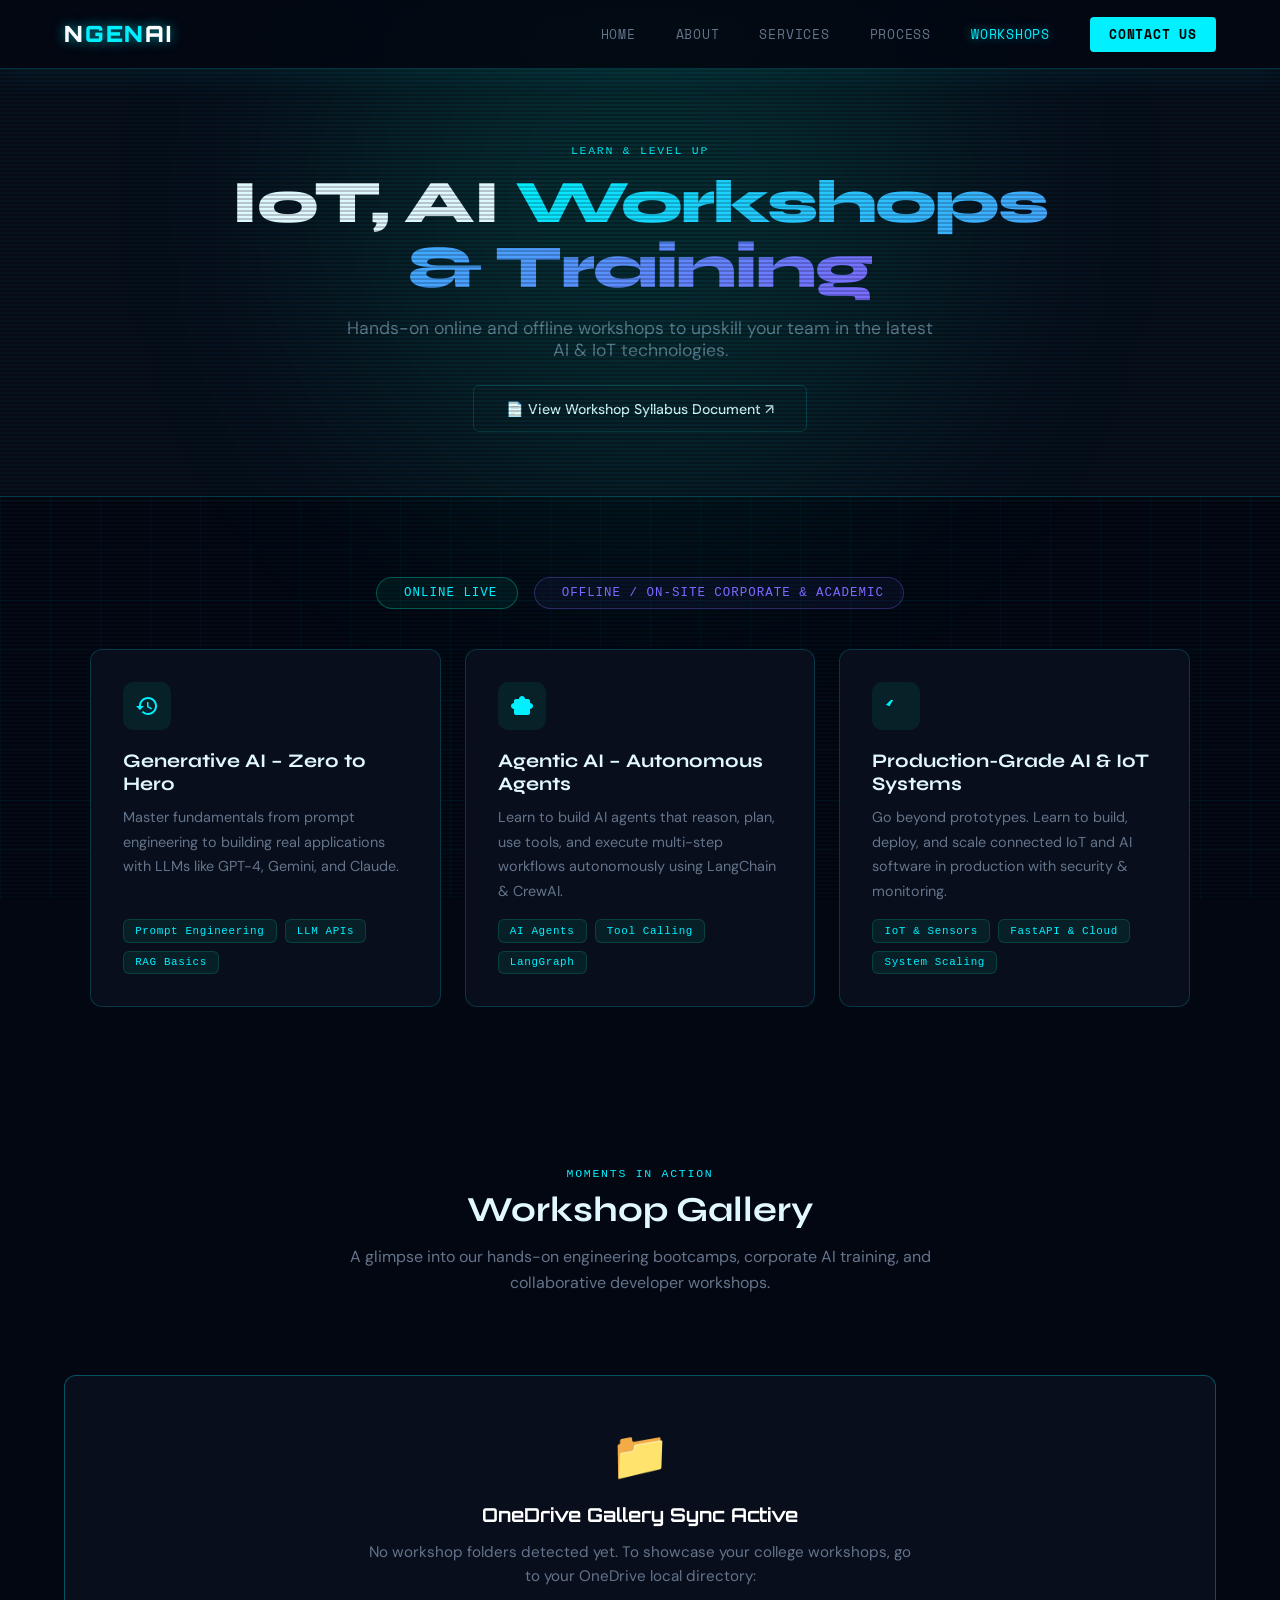
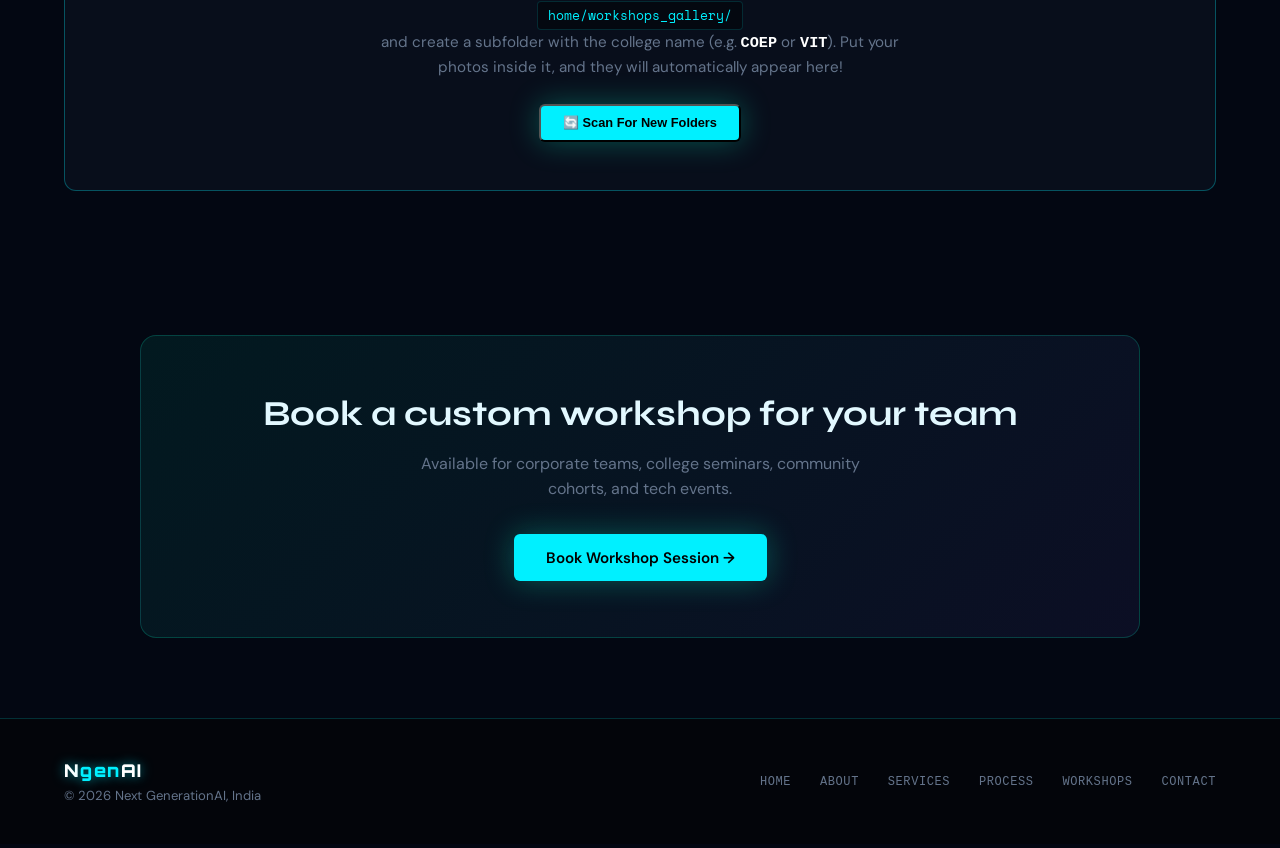
<file: home/workshops.html>
<!DOCTYPE html>
<html lang="en">
<head>
  <meta charset="UTF-8">
  <meta name="viewport" content="width=device-width, initial-scale=1.0">
  <title>Workshops & Training | NgenAI – Generative AI & IoT</title>
  <meta name="description" content="Upskill your engineering & business teams with online & on-site IoT and Generative AI workshops by NgenAI.">
  <link rel="stylesheet" href="styles.css">
</head>
<body>

  <nav>
    <a href="index.html" class="logo">N<span>gen</span>AI</a>
    <button class="hamburger" aria-label="Menu" onclick="toggleMenu()">
      <span></span><span></span><span></span>
    </button>
    <ul id="navMenu">
      <li><a href="index.html" onclick="closeMenu()">Home</a></li>
      <li><a href="about.html" onclick="closeMenu()">About</a></li>
      <li><a href="services.html" onclick="closeMenu()">Services</a></li>
      <li><a href="process.html" onclick="closeMenu()">Process</a></li>
      <li><a href="workshops.html" class="active" onclick="closeMenu()">Workshops</a></li>
      <li><a href="contact.html" class="nav-cta" onclick="closeMenu()">Contact Us</a></li>
    </ul>
  </nav>

  <main>
    <header class="page-header">
      <div class="glow-orb orb1"></div>
      <div class="section-tag">Learn & Level Up</div>
      <h1>IoT, AI <span class="highlight">Workshops & Training</span></h1>
      <p>Hands-on online and offline workshops to upskill your team in the latest AI & IoT technologies.</p>
      <div style="margin-top:1.5rem;">
        <a href="https://docs.google.com/document/d/1nNoWt0J_7JeY7bBUjcR_9I7bIiA4Im37BGJGdAZWWwo/edit?usp=sharing" target="_blank" rel="noopener" class="btn-secondary" style="font-size:0.88rem;">📄 View Workshop Syllabus Document ↗</a>
      </div>
    </header>

    <section>
      <div class="workshop-formats reveal">
        <div class="format-badge online"><span class="dot"></span> Online Live</div>
        <div class="format-badge offline"><span class="dot"></span> Offline / On-Site Corporate & Academic</div>
      </div>

      <div class="grid-3">
        <div class="feature-card reveal">
          <div class="card-icon"><svg viewBox="0 0 24 24"><path d="M13 3c-4.97 0-9 4.03-9 9H1l3.89 3.89.07.14L9 12H6c0-3.87 3.13-7 7-7s7 3.13 7 7-3.13 7-7 7c-1.93 0-3.68-.79-4.94-2.06l-1.42 1.42A8.954 8.954 0 0013 21c4.97 0 9-4.03 9-9s-4.03-9-9-9zm-1 5v5l4.28 2.54.72-1.21-3.5-2.08V8H12z"/></svg></div>
          <h3>Generative AI – Zero to Hero</h3>
          <p>Master fundamentals from prompt engineering to building real applications with LLMs like GPT-4, Gemini, and Claude.</p>
          <div class="workshop-topics">
            <span class="workshop-topic">Prompt Engineering</span>
            <span class="workshop-topic">LLM APIs</span>
            <span class="workshop-topic">RAG Basics</span>
          </div>
        </div>

        <div class="feature-card reveal">
          <div class="card-icon"><svg viewBox="0 0 24 24"><path d="M20 9V7c0-1.1-.9-2-2-2h-3c0-1.66-1.34-3-3-3S9 3.34 9 5H6c-1.1 0-2 .9-2 2v2c-1.66 0-3 1.34-3 3s1.34 3 3 3v4c0 1.1.9 2 2 2h12c1.1 0 2-.9 2-2v-4c1.66 0 3-1.34 3-3s-1.34-3-3-3z"/></svg></div>
          <h3>Agentic AI – Autonomous Agents</h3>
          <p>Learn to build AI agents that reason, plan, use tools, and execute multi-step workflows autonomously using LangChain & CrewAI.</p>
          <div class="workshop-topics">
            <span class="workshop-topic">AI Agents</span>
            <span class="workshop-topic">Tool Calling</span>
            <span class="workshop-topic">LangGraph</span>
          </div>
        </div>

        <div class="feature-card reveal">
          <div class="card-icon"><svg viewBox="0 0 24 24"><path d="M9.19 6.35c-2.04 2.29-3.44 5.58-3.57 5.89L2 10.69l4.05-4.05c.47-.47 1.15-.68 1.81-.55l1.33.26z"/></svg></div>
          <h3>Production-Grade AI & IoT Systems</h3>
          <p>Go beyond prototypes. Learn to build, deploy, and scale connected IoT and AI software in production with security & monitoring.</p>
          <div class="workshop-topics">
            <span class="workshop-topic">IoT & Sensors</span>
            <span class="workshop-topic">FastAPI & Cloud</span>
            <span class="workshop-topic">System Scaling</span>
          </div>
        </div>
      </div>
    </section>

    <!-- WORKSHOP GALLERY SECTION -->
    <section class="gallery-section reveal">
      <div class="section-tag" style="text-align: center; margin-bottom: 0.5rem;">Moments in Action</div>
      <h2 style="text-align: center; font-family: 'Syne', sans-serif; font-size: 2.2rem; margin-bottom: 0.8rem;">Workshop <span class="highlight">Gallery</span></h2>
      <p style="max-width: 600px; margin: 0 auto 2.5rem; color: var(--muted); text-align: center; line-height: 1.6;">
        A glimpse into our hands-on engineering bootcamps, corporate AI training, and collaborative developer workshops.
      </p>

      <!-- Gallery Filters -->
      <div class="gallery-filters">
        <button class="filter-btn active" onclick="filterGallery('all')">All Sessions</button>
        <button class="filter-btn" onclick="filterGallery('corporate')">Corporate</button>
        <button class="filter-btn" onclick="filterGallery('academic')">Academic</button>
        <button class="filter-btn" onclick="filterGallery('hands-on')">Hands-on Lab</button>
      </div>

      <!-- Gallery Grid -->
      <div class="gallery-grid">
        <!-- Rendered dynamically by JavaScript -->
      </div>
    </section>

    <!-- LIGHTBOX MODAL -->
    <div id="galleryLightbox" class="lightbox-modal">
      <span class="lightbox-close" onclick="closeLightbox()">&times;</span>
      <div class="lightbox-content-container">
        <img class="lightbox-img" id="lightboxImg" alt="Enlarged Workshop Image">
        <div class="lightbox-caption" id="lightboxCaption"></div>
      </div>
      <a class="lightbox-prev" onclick="changeLightboxSlide(-1)">&#10094;</a>
      <a class="lightbox-next" onclick="changeLightboxSlide(1)">&#10095;</a>
    </div>

    <section>
      <div class="cta-banner reveal">
        <h2>Book a custom workshop for your team</h2>
        <p>Available for corporate teams, college seminars, community cohorts, and tech events.</p>
        <a href="contact.html?subject=Workshop" class="btn-primary">Book Workshop Session →</a>
      </div>
    </section>
  </main>

  <footer>
    <div>
      <a href="index.html" class="logo" style="font-size:1.1rem; margin-bottom:0.3rem; display:block;">N<span>gen</span>AI</a>
      <p>© 2026 Next GenerationAI, India</p>
    </div>
    <div class="footer-links">
      <a href="index.html">Home</a>
      <a href="about.html">About</a>
      <a href="services.html">Services</a>
      <a href="process.html">Process</a>
      <a href="workshops.html">Workshops</a>
      <a href="contact.html">Contact</a>
    </div>
  </footer>

  <!-- Link pre-compiled data in case of production/offline mode -->
  <script src="gallery_data.js"></script>

  <script>
    function toggleMenu() {
      document.querySelector('nav').classList.toggle('nav-open');
      document.getElementById('navMenu').classList.toggle('open');
      document.querySelector('.hamburger').classList.toggle('active');
    }
    function closeMenu() {
      document.querySelector('nav').classList.remove('nav-open');
      document.getElementById('navMenu').classList.remove('open');
      document.querySelector('.hamburger').classList.remove('active');
    }
    const reveals = document.querySelectorAll('.reveal');
    const observer = new IntersectionObserver((entries) => {
      entries.forEach((e, i) => { if (e.isIntersecting) setTimeout(() => e.target.classList.add('visible'), i * 80); });
    }, { threshold: 0.1 });
    reveals.forEach(el => observer.observe(el));

    // Dynamic Gallery State
    let activeGalleryItems = [];
    let currentSlideIndex = 0;

    // Helper to escape HTML strings
    function escapeHTML(str) {
      return str.replace(/[&<>'"]/g, 
        tag => ({ '&': '&amp;', '<': '&lt;', '>': '&gt;', "'": '&#39;', '"': '&quot;' }[tag] || tag));
    }

    // Dynamic Scanner for Local Directory Listing (works on Local Servers like python http.server or OneDrive local server)
    async function scanLocalGallery() {
      try {
        const response = await fetch('workshops_gallery/');
        if (!response.ok) throw new Error("Directory list not supported by server");
        
        const htmlText = await response.text();
        const parser = new DOMParser();
        const doc = parser.parseFromString(htmlText, 'text/html');
        const links = Array.from(doc.querySelectorAll('a'));
        
        // Find folders
        const folders = links
          .map(link => link.getAttribute('href'))
          .filter(href => href && href.endsWith('/') && !href.startsWith('.') && href !== '../' && href !== './')
          .map(href => decodeURIComponent(href.replace(/\/$/, '')));
          
        if (folders.length === 0) return [];
        
        const items = [];
        
        for (const folder of folders) {
          const folderPath = `workshops_gallery/${encodeURIComponent(folder)}/`;
          const folderResponse = await fetch(folderPath);
          if (!folderResponse.ok) continue;
          
          const folderHtml = await folderResponse.text();
          const folderDoc = parser.parseFromString(folderHtml, 'text/html');
          const imgLinks = Array.from(folderDoc.querySelectorAll('a'));
          
          const images = imgLinks
            .map(link => link.getAttribute('href'))
            .filter(href => href && (href.toLowerCase().endsWith('.jpg') || href.toLowerCase().endsWith('.jpeg') || href.toLowerCase().endsWith('.png') || href.toLowerCase().endsWith('.webp') || href.toLowerCase().endsWith('.gif')))
            .map(href => decodeURIComponent(href));
            
          images.forEach(img => {
            items.push({
              src: `${folderPath}${img}`,
              category: folder.toLowerCase().replace(/[^a-z0-9]/g, '-'),
              categoryTitle: folder,
              caption: `${folder} Workshop Session`
            });
          });
        }
        
        return items;
      } catch (e) {
        console.warn("Dynamic folder scan failed or directory listing disabled:", e);
        return [];
      }
    }

    // Main Renderer
    async function initGallery() {
      const grid = document.querySelector('.gallery-grid');
      const filterWrap = document.querySelector('.gallery-filters');
      
      // 1. Try to scan dynamic OneDrive folders in development
      let items = await scanLocalGallery();
      
      // 2. Fall back to pre-compiled static GALLERY_DATA from python script
      if (items.length === 0 && typeof GALLERY_DATA !== 'undefined' && GALLERY_DATA.length > 0) {
        console.log("Using pre-compiled static gallery data");
        items = GALLERY_DATA;
      }
      
      activeGalleryItems = items;
      
      // 3. Render gallery
      if (items.length > 0) {
        // Build Filter Buttons dynamically
        const categories = new Map(); // categoryClass -> categoryTitle
        items.forEach(item => {
          categories.set(item.category, item.categoryTitle);
        });
        
        let filterHtml = `<button class="filter-btn active" onclick="filterGallery('all')">All Colleges</button>`;
        categories.forEach((title, klass) => {
          filterHtml += `<button class="filter-btn" onclick="filterGallery('${klass}')">${escapeHTML(title)}</button>`;
        });
        filterWrap.innerHTML = filterHtml;
        
        // Build Gallery Grid
        let gridHtml = '';
        items.forEach((item, idx) => {
          gridHtml += `
            <div class="gallery-item ${item.category}" onclick="openLightbox(${idx})">
              <div class="gallery-image-wrapper">
                <img src="${item.src}" alt="${escapeHTML(item.caption)}" onerror="this.src='https://images.unsplash.com/photo-1540575467063-178a50c2df87?q=80&w=600&auto=format&fit=crop'">
                <div class="gallery-overlay">
                  <span class="zoom-icon">🔍</span>
                  <div class="gallery-info">
                    <h4>${escapeHTML(item.categoryTitle)}</h4>
                    <p>${escapeHTML(item.caption)}</p>
                  </div>
                </div>
              </div>
            </div>
          `;
        });
        grid.innerHTML = gridHtml;
        
      } else {
        // 4. If empty, show beautiful setup guide / placeholder
        filterWrap.innerHTML = '';
        grid.style.gridTemplateColumns = '1fr';
        grid.innerHTML = `
          <div class="feature-card reveal visible" style="text-align: center; padding: 3rem 2rem; border-color: rgba(0, 240, 255, 0.3);">
            <div style="font-size: 3rem; margin-bottom: 1rem;">📁</div>
            <h3 style="font-family:'Orbitron',sans-serif; color:#fff; margin-bottom:0.8rem;">OneDrive Gallery Sync Active</h3>
            <p style="color:var(--muted); max-width:550px; margin:0 auto 1.5rem; line-height:1.6; font-size: 0.95rem;">
              No workshop folders detected yet. To showcase your college workshops, go to your OneDrive local directory:
              <br><code style="font-family:'Space Mono',monospace; background:rgba(0,0,0,0.4); padding:0.2rem 0.6rem; border-radius:4px; color:var(--accent); font-size:0.82rem; display:inline-block; margin-top:0.75rem; border:1px solid rgba(0,240,255,0.15);">home/workshops_gallery/</code>
              <br>and create a subfolder with the college name (e.g. <code style="color:#fff; font-weight:bold;">COEP</code> or <code style="color:#fff; font-weight:bold;">VIT</code>). Put your photos inside it, and they will automatically appear here!
            </p>
            <div style="display:flex; justify-content:center; gap:1rem; flex-wrap:wrap;">
              <button onclick="window.location.reload()" class="btn-primary" style="font-size:0.8rem; padding:0.6rem 1.4rem;">🔄 Scan For New Folders</button>
            </div>
          </div>
        `;
      }
    }

    function filterGallery(category) {
      const buttons = document.querySelectorAll('.filter-btn');
      buttons.forEach(btn => btn.classList.remove('active'));
      
      if (window.event && window.event.target) {
        window.event.target.classList.add('active');
      }

      const items = document.querySelectorAll('.gallery-item');
      items.forEach(item => {
        if (category === 'all' || item.classList.contains(category)) {
          item.style.display = 'block';
          setTimeout(() => { item.style.opacity = '1'; item.style.transform = 'scale(1)'; }, 10);
        } else {
          item.style.opacity = '0';
          item.style.transform = 'scale(0.9)';
          setTimeout(() => { item.style.display = 'none'; }, 300);
        }
      });
    }

    function openLightbox(index) {
      if (index < 0 || index >= activeGalleryItems.length) return;
      currentSlideIndex = index;
      const lightbox = document.getElementById('galleryLightbox');
      const img = document.getElementById('lightboxImg');
      const caption = document.getElementById('lightboxCaption');
      
      const item = activeGalleryItems[index];
      img.src = item.src;
      img.onerror = () => {
        img.src = 'https://images.unsplash.com/photo-1540575467063-178a50c2df87?q=80&w=1200&auto=format&fit=crop';
      };
      
      caption.textContent = item.caption;
      lightbox.style.display = 'flex';
      document.body.style.overflow = 'hidden'; // Disable background scrolling
    }

    function closeLightbox() {
      document.getElementById('galleryLightbox').style.display = 'none';
      document.body.style.overflow = 'auto'; // Enable scrolling
    }

    function changeLightboxSlide(direction) {
      if (activeGalleryItems.length === 0) return;
      currentSlideIndex += direction;
      if (currentSlideIndex >= activeGalleryItems.length) currentSlideIndex = 0;
      if (currentSlideIndex < 0) currentSlideIndex = activeGalleryItems.length - 1;
      
      const img = document.getElementById('lightboxImg');
      const caption = document.getElementById('lightboxCaption');
      const item = activeGalleryItems[currentSlideIndex];
      
      img.src = item.src;
      img.onerror = () => {
        img.src = 'https://images.unsplash.com/photo-1540575467063-178a50c2df87?q=80&w=1200&auto=format&fit=crop';
      };
      caption.textContent = item.caption;
    }

    // Keyboard support for Lightbox
    document.addEventListener('keydown', (e) => {
      const lightbox = document.getElementById('galleryLightbox');
      if (lightbox && lightbox.style.display === 'flex') {
        if (e.key === 'Escape') closeLightbox();
        if (e.key === 'ArrowRight') changeLightboxSlide(1);
        if (e.key === 'ArrowLeft') changeLightboxSlide(-1);
      }
    });

    // Run gallery initializer on page load
    window.addEventListener('DOMContentLoaded', initGallery);
  </script>
</body>
</html>
</file>
<file: css/global.css>
/* ── BASE STYLES ── */
@import url('https://fonts.googleapis.com/css2?family=Orbitron:wght@500;700;800;900&family=Space+Mono:wght@400;700&family=Outfit:wght@600;700;800&family=DM+Sans:wght@300;400;500&display=swap');

:root {
  --bg: #030712;
  --surface: #080e1b;
  --accent: #00f0ff;
  --accent2: #7c6aff;
  --gold: #ffb800;
  --text: #e2f8ff;
  --muted: #64748b;
  --border: rgba(0, 240, 255, 0.18);
  --hud-glow: rgba(0, 240, 255, 0.35);
}

*,
*::before,
*::after {
  box-sizing: border-box;
  margin: 0;
  padding: 0;
}

html {
  scroll-behavior: smooth;
  overflow-x: hidden;
}

body {
  background: var(--bg);
  color: var(--text);
  font-family: 'DM Sans', sans-serif;
  overflow-x: hidden;
  max-width: 100vw;
  min-height: 100vh;
  display: flex;
  flex-direction: column;
}








/* ── HUD GRID & SCANLINE BACKGROUND ── */
body::before {
  content: '';
  position: fixed;
  inset: 0;
  background-image:
    linear-gradient(rgba(0, 240, 255, 0.04) 1px, transparent 1px),
    linear-gradient(90deg, rgba(0, 240, 255, 0.04) 1px, transparent 1px);
  background-size: 50px 50px;
  pointer-events: none;
  z-index: 0;
}

body::after {
  content: '';
  position: fixed;
  inset: 0;
  background: linear-gradient(180deg, rgba(0, 240, 255, 0.015) 50%, rgba(0, 0, 0, 0.2) 50%);
  background-size: 100% 4px;
  pointer-events: none;
  z-index: 0;
}

main {
  flex: 1;
}




/* ── NAV ── */
nav {
  position: fixed;
  top: 0;
  left: 0;
  right: 0;
  z-index: 1000;
  display: flex;
  align-items: center;
  justify-content: space-between;
  padding: 1.2rem 4rem;
  background: rgba(3, 7, 18, 0.88);
  backdrop-filter: blur(16px);
  border-bottom: 1px solid var(--border);
  box-shadow: 0 4px 30px rgba(0, 240, 255, 0.08);
}

.logo {
  font-family: 'Orbitron', sans-serif;
  font-weight: 900;
  font-size: 1.4rem;
  letter-spacing: 0.08em;
  color: #fff;
  line-height: 1.3;
  text-decoration: none;
  text-shadow: 0 0 12px rgba(0, 240, 255, 0.6);
}

.logo span {
  color: var(--accent);
}

nav ul {
  display: flex;
  gap: 2.5rem;
  list-style: none;
  align-items: center;
}

nav a {
  font-family: 'Space Mono', monospace;
  font-size: 0.8rem;
  color: var(--muted);
  text-decoration: none;
  letter-spacing: 0.06em;
  text-transform: uppercase;
  transition: color .2s, text-shadow .2s;
}

nav a:hover,
nav a.active {
  color: var(--accent);
  text-shadow: 0 0 10px rgba(0, 240, 255, 0.5);
}

nav a:hover,
nav a.active {
  color: var(--accent);
}

.nav-cta {
  background: var(--accent);
  color: #000 !important;
  padding: 0.5rem 1.2rem;
  border-radius: 4px;
  font-weight: 600;
  transition: opacity .2s !important;
}

.nav-cta:hover {
  opacity: 0.85;
  color: #000 !important;
}




/* ── PAGE HEADER (SUBPAGES) ── */
.page-header {
  position: relative;
  padding: 9rem 2rem 4rem;
  text-align: center;
  background: var(--surface);
  border-bottom: 1px solid var(--border);
}

.page-header h1 {
  margin: 0 auto;
  font-size: clamp(2.2rem, 5vw, 3.8rem);
}

.page-header p {
  color: var(--muted);
  margin-top: 1rem;
  font-size: 1.1rem;
  max-width: 600px;
  margin-inline: auto;
}




/* ── CTA BANNER ── */
.cta-banner {
  background: linear-gradient(135deg, rgba(0, 245, 196, 0.08), rgba(124, 106, 255, 0.08));
  border: 1px solid rgba(0, 245, 196, 0.2);
  border-radius: 16px;
  padding: 3.5rem 2rem;
  text-align: center;
  max-width: 1000px;
  margin: 4rem auto 0;
}

.cta-banner h2 {
  font-family: 'Outfit', sans-serif;
  font-size: 2.2rem;
  margin-bottom: 1rem;
}

.cta-banner p {
  color: var(--muted);
  max-width: 500px;
  margin: 0 auto 2rem;
  line-height: 1.6;
}




/* ── FOOTER ── */
footer {
  padding: 1.2rem 4rem;
  border-top: 1px solid var(--border);
  display: grid;
  grid-template-columns: 1fr auto 1fr;
  align-items: center;
  gap: 1.5rem;
  position: relative;
  z-index: 1;
  background: #03050a;
}

footer p {
  font-size: 0.82rem;
  color: var(--muted);
}

.footer-links {
  display: flex;
  gap: 1.8rem;
  flex-wrap: wrap;
}

.footer-links a {
  font-family: 'DM Mono', monospace;
  font-size: 0.75rem;
  color: var(--muted);
  text-decoration: none;
  letter-spacing: 0.05em;
  text-transform: uppercase;
  transition: color .2s;
}

.footer-links a:hover {
  color: var(--accent);
}

.social-icons {
  display: flex;
  gap: 0.8rem;
  align-items: center;
}

.social-icon {
  display: flex;
  align-items: center;
  justify-content: center;
  width: 38px;
  height: 38px;
  border-radius: 10px;
  border: 1px solid var(--border);
  background: rgba(0, 245, 196, 0.04);
  transition: border-color 0.3s, background 0.3s, transform 0.3s;
}

.social-icon:hover {
  border-color: var(--accent);
  background: rgba(0, 245, 196, 0.1);
  transform: translateY(-3px);
}

.social-icon svg {
  width: 16px;
  height: 16px;
  fill: var(--accent);
  transition: fill 0.3s;
}

.social-icon:hover svg {
  fill: #fff;
}




/* ── ANIMATIONS ── */
@keyframes fadeUp {
  from {
    opacity: 0;
    transform: translateY(24px);
  }

  to {
    opacity: 1;
    transform: translateY(0);
  }
}

.reveal {
  opacity: 0;
  transform: translateY(24px);
  transition: opacity 0.6s ease, transform 0.6s ease;
}

.reveal.visible {
  opacity: 1;
  transform: translateY(0);
}




/* ── HAMBURGER MENU ── */
.hamburger {
  display: none;
  flex-direction: column;
  gap: 5px;
  cursor: pointer;
  z-index: 1001;
  background: none;
  border: none;
  padding: 4px;
}

.hamburger span {
  width: 24px;
  height: 2px;
  background: var(--text);
  border-radius: 2px;
  transition: transform 0.3s, opacity 0.3s;
}

.hamburger.active span:nth-child(1) {
  transform: rotate(45deg) translate(5px, 5px);
}

.hamburger.active span:nth-child(2) {
  opacity: 0;
}

.hamburger.active span:nth-child(3) {
  transform: rotate(-45deg) translate(5px, -5px);
}




/* ── HERO ASK KANI AI BUTTON (DESKTOP & MOBILE - 3D GLASS) ── */
.btn-ai-assistant-hero-3d {
  position: relative;
  border: none;
  background: transparent;
  padding: 0;
  display: none;
  cursor: pointer;
  outline-offset: 4px;
  user-select: none;
}

.btn-ai-assistant-hero-3d .btn-3d-shadow {
  position: absolute;
  top: 0;
  left: 0;
  width: 100%;
  height: 100%;
  border-radius: 100px;
  background: rgba(0, 240, 255, 0.15);
  filter: blur(8px);
  transform: translateY(4px);
  transition: transform 600ms cubic-bezier(.3, .7, .4, 1), background 600ms;
}

.btn-ai-assistant-hero-3d .btn-3d-edge {
  position: absolute;
  top: 0;
  left: 0;
  width: 100%;
  height: 100%;
  border-radius: 100px;
  background: linear-gradient(to left,
      rgba(0, 168, 204, 1) 0%,
      rgba(58, 12, 163, 1) 50%,
      rgba(0, 168, 204, 1) 100%);
  transform: translateY(2px);
  transition: background 600ms;
}

.btn-ai-assistant-hero-3d .btn-3d-front {
  display: flex;
  align-items: center;
  gap: 0.65rem;
  position: relative;
  padding: 0.75rem 1.6rem;
  border-radius: 100px;
  font-family: 'Space Mono', monospace;
  font-size: 0.88rem;
  font-weight: 700;
  color: #ffffff;
  background: linear-gradient(135deg, rgba(8, 14, 28, 0.9) 0%, rgba(16, 24, 48, 0.95) 100%);
  border: 1.5px solid rgba(0, 240, 255, 0.5);
  box-shadow: inset 0 1px 3px rgba(255, 255, 255, 0.2);
  transform: translateY(-4px);
  transition: transform 600ms cubic-bezier(.3, .7, .4, 1), border-color 0.25s, box-shadow 0.25s;
}

.btn-ai-assistant-hero-3d .icon-3d-bubble {
  width: 18px;
  height: 18px;
  filter: drop-shadow(0 0 3px rgba(0, 240, 255, 0.6));
  animation: floatIcon 3s ease-in-out infinite;
  display: inline-block;
  vertical-align: middle;
}

@keyframes floatIcon {

  0%,
  100% {
    transform: translateY(0) scale(1);
  }

  50% {
    transform: translateY(-2px) scale(1.05);
  }
}

.btn-ai-assistant-hero-3d:hover .btn-3d-front {
  transform: translateY(-6px);
  border-color: rgba(0, 240, 255, 0.85);
  box-shadow: inset 0 1px 4px rgba(255, 255, 255, 0.3), 0 0 25px rgba(0, 240, 255, 0.4);
  transition: transform 250ms cubic-bezier(.3, .7, .4, 1.5);
}

.btn-ai-assistant-hero-3d:hover .btn-3d-shadow {
  transform: translateY(8px);
  background: rgba(0, 240, 255, 0.25);
  filter: blur(12px);
  transition: transform 250ms cubic-bezier(.3, .7, .4, 1.5);
}

.btn-ai-assistant-hero-3d:hover .btn-3d-edge {
  background: linear-gradient(to left,
      rgba(0, 240, 255, 1) 0%,
      rgba(124, 106, 255, 1) 50%,
      rgba(0, 240, 255, 1) 100%);
}

.btn-ai-assistant-hero-3d:active .btn-3d-front {
  transform: translateY(-1px);
  box-shadow: inset 0 1px 2px rgba(0, 0, 0, 0.5);
  transition: transform 34ms;
}

.btn-ai-assistant-hero-3d:active .btn-3d-shadow {
  transform: translateY(1px);
  filter: blur(4px);
  transition: transform 34ms;
}

@media (max-width: 768px) {
  .btn-ai-assistant-hero-3d {
    display: inline-block;
  }
  .btn-ai-assistant-hero-3d .btn-3d-front {
    padding: 0.65rem 1.2rem;
    font-size: 0.82rem;
  }

  .floating-chat-btn {
    display: none !important;
  }

  .floating-chat-window {
    position: fixed;
    bottom: 1.5rem;
    left: 1rem !important;
    right: 1rem !important;
    width: auto;
    max-width: calc(100vw - 2rem);
    height: auto;
    max-height: 78vh;
    border-radius: 24px;
    box-shadow: 0 25px 70px rgba(0, 0, 0, 0.9), 0 0 50px rgba(0, 240, 255, 0.4);
    z-index: 10000;
  }
}

@media (max-width: 480px) {
  .floating-chat-window {
    bottom: 1rem;
    left: 0.75rem !important;
    right: 0.75rem !important;
    width: auto;
    max-width: calc(100vw - 1.5rem);
    height: auto;
    max-height: 80vh;
  }
}




/* ── ANIMATED CHATBOT LOGO & WIDGET ── */
.bot-avatar-container {
  position: relative;
  width: 110px;
  height: 110px;
  margin: 0 auto 1.5rem;
  display: flex;
  align-items: center;
  justify-content: center;
  animation: floatBot 4s ease-in-out infinite;
  cursor: pointer;
}

.bot-avatar-ring {
  position: absolute;
  inset: 0;
  border-radius: 50%;
  border: 2px stroke transparent;
  background: linear-gradient(135deg, var(--accent), var(--accent2)) border-box;
  -webkit-mask: linear-gradient(#fff 0 0) padding-box, linear-gradient(#fff 0 0);
  -webkit-mask-composite: destination-out;
  mask-composite: exclude;
  animation: spinRing 8s linear infinite;
  box-shadow: 0 0 25px rgba(0, 245, 196, 0.4);
}

.bot-avatar-core {
  width: 86px;
  height: 86px;
  border-radius: 50%;
  background: radial-gradient(circle at 30% 30%, #172442, #070b16);
  border: 1px solid rgba(0, 245, 196, 0.4);
  display: flex;
  align-items: center;
  justify-content: center;
  box-shadow: inset 0 0 20px rgba(0, 245, 196, 0.2), 0 0 30px rgba(0, 245, 196, 0.3);
  position: relative;
  z-index: 2;
}

.bot-avatar-core svg {
  width: 44px;
  height: 44px;
  fill: var(--accent);
  filter: drop-shadow(0 0 8px var(--accent));
  animation: botEyePulse 3s ease-in-out infinite;
}

.bot-speech-bubble {
  position: absolute;
  top: -12px;
  right: -24px;
  background: rgba(0, 245, 196, 0.15);
  border: 1px solid var(--accent);
  color: var(--accent);
  font-family: 'DM Mono', monospace;
  font-size: 0.65rem;
  padding: 0.25rem 0.6rem;
  border-radius: 100px;
  letter-spacing: 0.05em;
  white-space: nowrap;
  backdrop-filter: blur(8px);
  animation: pulse 2s infinite;
}




/* ── ATTENTION-GRABBING FLOATING CHAT BUTTON ── */
.floating-chat-btn {
  position: fixed;
  bottom: 2rem;
  right: 2rem;
  z-index: 9999;
  display: flex;
  align-items: center;
  gap: 0.85rem;
  background: rgba(8, 14, 28, 0.94);
  border: 1.5px solid #00f0ff;
  padding: 0.75rem 1.4rem 0.75rem 0.9rem;
  border-radius: 100px;
  color: var(--text);
  backdrop-filter: blur(20px);
  cursor: pointer;
  animation: floatButton 4s ease-in-out infinite, pulseNeonGlow 2s ease-in-out infinite alternate;
  transition: transform 0.3s cubic-bezier(0.175, 0.885, 0.32, 1.275), box-shadow 0.3s ease;
}

.floating-chat-btn:hover {
  transform: translateY(-5px) scale(1.05);
  box-shadow: 0 15px 45px rgba(0, 240, 255, 0.7), 0 0 60px rgba(124, 106, 255, 0.5);
}

@keyframes floatButton {

  0%,
  100% {
    transform: translateY(0);
  }

  50% {
    transform: translateY(-7px);
  }
}

@keyframes pulseNeonGlow {
  0% {
    box-shadow: 0 10px 30px rgba(0, 0, 0, 0.7), 0 0 20px rgba(0, 240, 255, 0.4), inset 0 0 10px rgba(0, 240, 255, 0.2);
  }

  100% {
    box-shadow: 0 15px 45px rgba(0, 0, 0, 0.8), 0 0 35px rgba(0, 240, 255, 0.85), 0 0 60px rgba(124, 106, 255, 0.5), inset 0 0 25px rgba(0, 240, 255, 0.4);
  }
}

/* Floating Notification Badge Above Button */
.chat-tooltip-badge {
  display: none !important;
}

.chat-tooltip-badge::after {
  content: '';
  position: absolute;
  bottom: -5px;
  right: 22px;
  width: 8px;
  height: 8px;
  background: #00f0ff;
  transform: rotate(45deg);
}

@keyframes bounceBadge {

  0%,
  100% {
    transform: translateY(0);
  }

  50% {
    transform: translateY(-6px);
  }
}

.floating-chat-icon {
  width: 42px;
  height: 42px;
  border-radius: 50%;
  background: linear-gradient(135deg, var(--accent), var(--accent2));
  display: flex;
  align-items: center;
  justify-content: center;
  position: relative;
  box-shadow: 0 0 15px rgba(0, 240, 255, 0.5);
}

.floating-chat-icon svg {
  width: 22px;
  height: 22px;
  fill: #000;
}

.floating-chat-icon::after {
  content: '';
  position: absolute;
  top: 2px;
  right: 2px;
  width: 10px;
  height: 10px;
  background: #00f0ff;
  border: 2px solid #080e1b;
  border-radius: 50%;
  animation: pulse 1.5s infinite;
}

.floating-chat-text {
  display: flex;
  flex-direction: column;
  text-align: left;
}

.floating-chat-title {
  font-family: 'Orbitron', sans-serif;
  font-weight: 700;
  font-size: 0.85rem;
  color: #fff;
  letter-spacing: 0.05em;
}

.floating-chat-status {
  font-family: 'Space Mono', monospace;
  font-size: 0.68rem;
  color: var(--accent);
  letter-spacing: 0.04em;
}




/* ── POP-UP CHAT OVERLAY WINDOW ── */
.floating-chat-window {
  position: fixed;
  bottom: 1.8rem;
  right: 2rem;
  width: 380px;
  max-width: calc(100vw - 2.5rem);
  height: auto;
  max-height: 600px;
  background: rgba(8, 14, 28, 0.95);
  border: 1.5px solid rgba(0, 240, 255, 0.4);
  border-radius: 24px;
  box-shadow: 0 25px 70px rgba(0, 0, 0, 0.8), 0 0 40px rgba(0, 240, 255, 0.3);
  backdrop-filter: blur(24px);
  z-index: 10000;
  display: flex;
  flex-direction: column;
  overflow: hidden;
  opacity: 0;
  visibility: hidden;
  transform: translateY(20px) scale(0.95);
  transition: opacity 0.3s ease, transform 0.3s cubic-bezier(0.175, 0.885, 0.32, 1.275), visibility 0.3s ease;
}

.floating-chat-window.active {
  opacity: 1;
  visibility: visible;
  transform: translateY(0) scale(1);
}

.window-header {
  display: flex;
  align-items: center;
  justify-content: space-between;
  padding: 1rem 1.2rem;
  background: rgba(0, 240, 255, 0.08);
  border-bottom: 1px solid rgba(0, 240, 255, 0.2);
}

.window-title {
  display: flex;
  align-items: center;
  gap: 0.75rem;
}

.window-mini-hud {
  width: 32px;
  height: 32px;
  border-radius: 50%;
  border: 1.5px solid #00f0ff;
  display: flex;
  align-items: center;
  justify-content: center;
  background: radial-gradient(circle, #00f0ff33, transparent);
  box-shadow: 0 0 10px #00f0ff;
  font-family: 'Orbitron', sans-serif;
  font-size: 0.6rem;
  font-weight: 900;
  color: #00f0ff;
}

.window-close-btn {
  background: transparent;
  border: none;
  color: var(--muted);
  font-size: 1.3rem;
  cursor: pointer;
  padding: 0.2rem 0.5rem;
  transition: color 0.2s;
}

.window-close-btn:hover {
  color: #00f0ff;
}




/* ── REVEAL ON SCROLL ── */
.reveal {
  opacity: 0;
  transform: translateY(20px);
  transition: opacity 0.6s cubic-bezier(0.16, 1, 0.3, 1), transform 0.6s cubic-bezier(0.16, 1, 0.3, 1);
}

.reveal.visible {
  opacity: 1;
  transform: translateY(0);
}





/* ── STATS ── */
.stats {
  display: flex;
  justify-content: center;
  gap: 4rem;
  padding: 3rem 2rem;
  position: relative;
  z-index: 1;
  flex-wrap: wrap;
}

.stat {
  text-align: center;
}

.stat-num {
  font-family: 'Outfit', sans-serif;
  font-size: 2.5rem;
  font-weight: 800;
  color: #fff;
}

.stat-num span {
  color: var(--accent);
}

.stat-label {
  font-size: 0.85rem;
  color: var(--muted);
  margin-top: 0.3rem;
}




/* ── SECTIONS ── */
section {
  position: relative;
  z-index: 1;
  padding: 5rem 4rem;
}

.section-header {
  text-align: center;
  margin-bottom: 3.5rem;
}

.section-tag {
  font-family: 'DM Mono', monospace;
  font-size: 0.72rem;
  letter-spacing: 0.15em;
  text-transform: uppercase;
  color: var(--accent);
  margin-bottom: 0.8rem;
}

.section-header h2 {
  font-family: 'Outfit', sans-serif;
  font-size: clamp(1.8rem, 4vw, 2.8rem);
  font-weight: 700;
  letter-spacing: -0.02em;
}

.section-header p {
  color: var(--muted);
  margin-top: 0.8rem;
  max-width: 540px;
  margin-inline: auto;
  line-height: 1.7;
}





/* ── UI CARDS & GRIDS ── */
.grid-3 {
  display: grid;
  grid-template-columns: repeat(auto-fit, minmax(300px, 1fr));
  gap: 1.5rem;
  max-width: 1100px;
  margin: 0 auto;
}

.grid-2 {
  display: grid;
  grid-template-columns: 1fr 1fr;
  gap: 3rem;
  max-width: 1100px;
  margin: 0 auto;
  align-items: center;
}

.feature-card {
  background: var(--surface);
  border: 1px solid var(--border);
  border-radius: 12px;
  padding: 2rem;
  transition: border-color .3s, transform .3s;
  position: relative;
  overflow: hidden;
  display: flex;
  flex-direction: column;
}

.feature-card::before {
  content: '';
  position: absolute;
  top: 0;
  left: 0;
  right: 0;
  height: 2px;
  background: linear-gradient(90deg, var(--accent), var(--accent2));
  opacity: 0;
  transition: opacity .3s;
}

.feature-card:hover {
  border-color: rgba(0, 245, 196, 0.3);
  transform: translateY(-4px);
}

.feature-card:hover::before {
  opacity: 1;
}

.card-icon {
  width: 48px;
  height: 48px;
  background: rgba(0, 245, 196, 0.08);
  border-radius: 10px;
  display: flex;
  align-items: center;
  justify-content: center;
  margin-bottom: 1.2rem;
}

.card-icon svg {
  width: 24px;
  height: 24px;
  fill: var(--accent);
}

.feature-card h3 {
  font-family: 'Outfit', sans-serif;
  font-size: 1.2rem;
  font-weight: 700;
  margin-bottom: 0.6rem;
}

.feature-card p {
  font-size: 0.9rem;
  color: var(--muted);
  line-height: 1.7;
  flex: 1;
}

.card-link {
  display: inline-flex;
  align-items: center;
  gap: 0.4rem;
  font-family: 'DM Mono', monospace;
  font-size: 0.8rem;
  color: var(--accent);
  text-decoration: none;
  margin-top: 1.2rem;
  font-weight: 500;
}

.card-link:hover {
  text-decoration: underline;
}





/* ── BUTTONS ── */
.btn-primary {
  background: var(--accent);
  color: #000;
  padding: 0.85rem 2rem;
  border-radius: 6px;
  font-weight: 600;
  font-size: 0.95rem;
  text-decoration: none;
  transition: transform .2s, box-shadow .2s;
  box-shadow: 0 0 30px rgba(0, 245, 196, 0.3);
  display: inline-flex;
  align-items: center;
  gap: 0.5rem;
}
.btn-primary:hover {
  transform: translateY(-2px);
  box-shadow: 0 0 50px rgba(0, 245, 196, 0.5);
}
.btn-secondary {
  background: transparent;
  color: var(--text);
  padding: 0.85rem 2rem;
  border-radius: 6px;
  font-weight: 500;
  font-size: 0.95rem;
  text-decoration: none;
  border: 1px solid var(--border);
  transition: border-color .2s, transform .2s;
  display: inline-flex;
  align-items: center;
  gap: 0.5rem;
}
.btn-secondary:hover {
  border-color: rgba(255, 255, 255, 0.3);
  transform: translateY(-2px);
}
.btn-ai-assistant {
  background: rgba(0, 240, 255, 0.08);
  color: var(--accent);
  border: 1px solid rgba(0, 240, 255, 0.4);
  box-shadow: 0 0 20px rgba(0, 240, 255, 0.2);
  cursor: pointer;
  font-family: inherit;
  font-weight: 600;
}
.btn-ai-assistant:hover {
  background: rgba(0, 240, 255, 0.2);
  border-color: var(--accent);
  box-shadow: 0 0 35px rgba(0, 240, 255, 0.5);
  transform: translateY(-2px);
}



/* ── HERO ── */
.hero-section {
  position: relative;
  min-height: 75vh;
  display: flex;
  align-items: center;
  justify-content: center;
  padding: 8rem 2rem 4rem;
  max-width: 1280px;
  margin: 0 auto;
  z-index: 1;
}

.hero-container {
  display: flex;
  flex-direction: column;
  align-items: center;
  text-align: center;
  width: 100%;
}

.hero-content {
  display: flex;
  flex-direction: column;
  align-items: center;
  text-align: center;
}

.glow-orb {
  position: absolute;
  border-radius: 50%;
  filter: blur(120px);
  pointer-events: none;
}

.orb1 {
  width: 600px;
  height: 600px;
  background: rgba(0, 245, 196, 0.12);
  top: -100px;
  left: 50%;
  transform: translateX(-50%);
}

.orb2 {
  width: 400px;
  height: 400px;
  background: rgba(124, 106, 255, 0.15);
  top: 200px;
  right: 10%;
}

.badge {
  display: inline-flex;
  align-items: center;
  gap: 0.5rem;
  font-family: 'DM Mono', monospace;
  font-size: 0.75rem;
  letter-spacing: 0.1em;
  text-transform: uppercase;
  color: var(--accent);
  border: 1px solid rgba(0, 245, 196, 0.3);
  padding: 0.4rem 1rem;
  border-radius: 100px;
  margin-bottom: 1.5rem;
  animation: fadeUp 0.6s ease both;
}

.badge::before {
  content: '●';
  font-size: 0.5rem;
  animation: pulse 2s infinite;
}

@keyframes pulse {

  0%,
  100% {
    opacity: 1;
  }

  50% {
    opacity: 0.3;
  }
}

h1 {
  font-family: 'Outfit', sans-serif;
  font-weight: 800;
  font-size: clamp(2.4rem, 4.5vw, 3.8rem);
  line-height: 1.08;
  letter-spacing: -0.03em;
  max-width: 900px;
  animation: fadeUp 0.6s 0.1s ease both;
}

h1 .highlight {
  background: linear-gradient(135deg, var(--accent), var(--accent2));
  -webkit-background-clip: text;
  -webkit-text-fill-color: transparent;
  background-clip: text;
}

.hero-sub {
  margin-top: 1.5rem;
  font-size: 1.15rem;
  color: var(--muted);
  max-width: 680px;
  line-height: 1.7;
  animation: fadeUp 0.6s 0.2s ease both;
}

.hero-actions {
  display: flex;
  gap: 1rem;
  margin-top: 2.5rem;
  animation: fadeUp 0.6s 0.3s ease both;
  flex-wrap: wrap;
  justify-content: center;
}





/* ── FORM ELEMENTS ── */
.form-row {
  display: grid;
  grid-template-columns: 1fr 1fr;
  gap: 1rem;
}

.form-group {
  display: flex;
  flex-direction: column;
  gap: 0.4rem;
}

.form-group label {
  font-family: 'DM Mono', monospace;
  font-size: 0.72rem;
  letter-spacing: 0.08em;
  text-transform: uppercase;
  color: var(--muted);
}

.form-group input,
.form-group select,
.form-group textarea {
  background: rgba(255, 255, 255, 0.04);
  border: 1px solid var(--border);
  border-radius: 8px;
  color: var(--text);
  padding: 0.75rem 1rem;
  font-size: 0.9rem;
  font-family: inherit;
  outline: none;
  transition: border-color .2s;
  resize: vertical;
}

.form-group input:focus,
.form-group select:focus,
.form-group textarea:focus {
  border-color: rgba(0, 245, 196, 0.4);
}

.form-group select option {
  background: #0c1020;
}

/* ── FLOATING CHAT POPUP WIDGET ── */
.chat-card-body {
  padding: 1.1rem;
  flex: 1;
  overflow-y: auto;
  display: flex;
  flex-direction: column;
  gap: 0.9rem;
}

.chat-message {
  display: flex;
  flex-direction: column;
  gap: 0.3rem;
  max-width: 90%;
}

.chat-message.bot-msg {
  align-self: flex-start;
}

.chat-message.user-msg {
  align-self: flex-end;
}

.chat-message .msg-bubble {
  padding: 0.85rem 1.15rem;
  font-size: 0.82rem;
  line-height: 1.5;
  box-shadow: 0 4px 15px rgba(0, 0, 0, 0.3);
  letter-spacing: 0.01em;
  -webkit-font-smoothing: antialiased;
  -moz-osx-font-smoothing: grayscale;
}

.bot-msg .msg-bubble {
  background: rgba(0, 240, 255, 0.08);
  border: 1px solid rgba(0, 240, 255, 0.3);
  color: var(--text);
  border-radius: 16px 16px 16px 3px;
  font-family: 'Outfit', sans-serif;
  font-weight: 400;
}

.user-msg .msg-bubble {
  background: linear-gradient(135deg, var(--accent), var(--accent2));
  color: #000;
  font-weight: 500;
  border-radius: 16px 16px 3px 16px;
  font-family: 'Outfit', sans-serif;
}

.chat-chips {
  display: flex;
  flex-wrap: wrap;
  gap: 0.5rem;
  margin-top: 0.4rem;
}

.chip-btn {
  background: rgba(0, 240, 255, 0.05);
  border: 1px solid rgba(0, 240, 255, 0.3);
  color: var(--accent);
  padding: 0.4rem 0.8rem;
  border-radius: 100px;
  font-size: 0.7rem;
  font-family: 'Space Mono', monospace;
  cursor: pointer;
  transition: all 0.2s ease;
  text-align: left;
}

.chip-btn:hover {
  background: rgba(0, 240, 255, 0.2);
  border-color: var(--accent);
  transform: translateY(-2px);
  box-shadow: 0 4px 12px rgba(0, 240, 255, 0.3);
}

.chat-card-input {
  display: flex;
  gap: 0.6rem;
  padding: 0.9rem 1.2rem;
  background: rgba(0, 0, 0, 0.5);
  border-top: 1px solid rgba(0, 240, 255, 0.2);
}

.chat-card-input input {
  flex: 1;
  background: rgba(0, 240, 255, 0.05);
  border: 1px solid rgba(0, 240, 255, 0.3);
  border-radius: 8px;
  padding: 0.65rem 1rem;
  color: #fff;
  font-family: 'Space Mono', monospace;
  font-size: 0.75rem;
  outline: none;
  transition: border-color 0.2s, box-shadow 0.2s;
}

.chat-card-input input:focus {
  border-color: var(--accent);
  box-shadow: 0 0 15px rgba(0, 240, 255, 0.35);
}

.chat-send-btn {
  background: var(--accent);
  border: none;
  border-radius: 8px;
  width: 40px;
  height: 40px;
  display: flex;
  align-items: center;
  justify-content: center;
  cursor: pointer;
  transition: transform 0.2s, background 0.2s;
  box-shadow: 0 0 15px rgba(0, 240, 255, 0.4);
}

.chat-send-btn:hover {
  transform: scale(1.05);
  background: #33f3ff;
}

.chat-send-btn svg {
  width: 18px;
  height: 18px;
  fill: #000;
}

/* ── RESPONSIVE DESIGN ── */
/* ── RESPONSIVE DESIGN ── */
@media (max-width: 992px) {
  .hero-container {
    grid-template-columns: 1fr;
    gap: 2.5rem;
  }
}

@media (max-width: 768px) {
  nav {
    padding: 1rem 1.5rem;
  }

  nav.nav-open {
    position: fixed;
    inset: 0;
    background: #050810;
    flex-direction: column;
    justify-content: flex-start;
    align-items: stretch;
    z-index: 1000;
  }

  .hamburger {
    display: flex;
    position: absolute;
    top: 1rem;
    right: 1.5rem;
  }

  nav ul {
    display: none;
    flex-direction: column;
    align-items: center;
    justify-content: center;
    gap: 2rem;
    flex: 1;
  }

  nav ul.open {
    display: flex;
  }

  nav ul a {
    font-size: 1.1rem;
    color: var(--text);
  }

  .nav-cta {
    margin-top: 0.5rem;
    padding: 0.7rem 2rem !important;
    font-size: 1rem !important;
  }

  .hero-section,
  .page-header {
    padding: 6rem 1.2rem 3rem;
  }

  h1 {
    font-size: clamp(2rem, 9vw, 3rem);
  }

  section {
    padding: 3.5rem 1.2rem;
  }

  .grid-2 {
    grid-template-columns: 1fr;
    gap: 2rem;
  }

  .form-row {
    grid-template-columns: 1fr;
  }

  footer {
    display: flex;
    flex-direction: column;
    text-align: center;
    padding: 1.2rem 1.2rem;
  }

  .footer-links,
  .social-icons {
    justify-content: center;
  }
}
</file>
<file: css/index.css>
/* ── JARVIS HUD FUTURISTIC MASCOT & CHAT CARD ── */
.jarvis-hud-card {
  background: rgba(8, 14, 28, 0.88);
  border: 1px solid rgba(0, 240, 255, 0.35);
  border-radius: 24px;
  box-shadow: 0 25px 60px rgba(0, 0, 0, 0.7), 0 0 35px rgba(0, 240, 255, 0.2);
  backdrop-filter: blur(24px);
  overflow: hidden;
  display: flex;
  flex-direction: column;
  animation: floatCard 6s ease-in-out infinite, fadeUp 0.6s 0.3s ease both;
  position: relative;
}

@keyframes floatCard {

  0%,
  100% {
    transform: translateY(0);
  }

  50% {
    transform: translateY(-8px);
  }
}

.jarvis-hud-container {
  position: relative;
  width: 210px;
  height: 210px;
  margin: 1.2rem auto 0.6rem;
  display: flex;
  align-items: center;
  justify-content: center;
}

/* Outer Ring 1 - Segmented Cyan Arc */
.jarvis-ring.ring-outer-1 {
  position: absolute;
  inset: 0;
  border-radius: 50%;
  border: 2px dashed rgba(0, 240, 255, 0.75);
  box-shadow: 0 0 20px rgba(0, 240, 255, 0.3);
  animation: rotateClockwise 14s linear infinite;
}

/* Outer Ring 2 - Segmented Tech Brackets */
.jarvis-ring.ring-outer-2 {
  position: absolute;
  inset: 12px;
  border-radius: 50%;
  border: 2px solid transparent;
  border-top-color: #00f0ff;
  border-bottom-color: #7c6aff;
  box-shadow: 0 0 15px rgba(0, 240, 255, 0.4);
  animation: rotateCounterClockwise 8s linear infinite;
}

/* Mid Ring - Ticks & Scale */
.jarvis-ring.ring-mid-ticks {
  position: absolute;
  inset: 26px;
  border-radius: 50%;
  border: 3px dotted rgba(0, 240, 255, 0.5);
  animation: rotateClockwise 20s linear infinite;
}

/* Inner Arc - Glowing Segment */
.jarvis-ring.ring-inner-arc {
  position: absolute;
  inset: 40px;
  border-radius: 50%;
  border: 2px solid transparent;
  border-left-color: #00f0ff;
  border-right-color: #00f0ff;
  filter: drop-shadow(0 0 10px #00f0ff);
  animation: rotateCounterClockwise 5s linear infinite;
}

/* Pulsing Glow Ring */
.jarvis-ring.ring-pulse-glow {
  position: absolute;
  inset: 52px;
  border-radius: 50%;
  background: radial-gradient(circle, rgba(0, 240, 255, 0.18) 0%, transparent 70%);
  border: 1px solid rgba(0, 240, 255, 0.4);
  animation: jarvisPulse 2.5s ease-in-out infinite alternate;
}

/* Center HUD Core */
.jarvis-core {
  position: relative;
  z-index: 5;
  display: flex;
  flex-direction: column;
  align-items: center;
  justify-content: center;
  text-align: center;
}

.jarvis-core-text {
  font-family: 'Orbitron', sans-serif;
  font-weight: 900;
  font-size: 1.1rem;
  letter-spacing: 0.22em;
  color: #00f0ff;
  text-shadow: 0 0 12px rgba(0, 240, 255, 0.9), 0 0 25px rgba(0, 240, 255, 0.5);
  animation: coreGlow 2s ease-in-out infinite alternate;
}

.jarvis-core-sub {
  font-family: 'Space Mono', monospace;
  font-size: 0.65rem;
  letter-spacing: 0.3em;
  color: #7c6aff;
  margin-top: 2px;
}

/* Sound Wave inside JARVIS Core */
.jarvis-wave {
  display: flex;
  align-items: center;
  gap: 3px;
  height: 16px;
  margin-top: 6px;
}

.jarvis-wave span {
  width: 3px;
  height: 100%;
  background: #00f0ff;
  border-radius: 2px;
  box-shadow: 0 0 8px #00f0ff;
  animation: waveBar 1s ease-in-out infinite alternate;
}

.jarvis-wave span:nth-child(1) {
  animation-delay: 0.1s;
  height: 35%;
}

.jarvis-wave span:nth-child(2) {
  animation-delay: 0.3s;
  height: 95%;
}

.jarvis-wave span:nth-child(3) {
  animation-delay: 0.15s;
  height: 60%;
}

.jarvis-wave span:nth-child(4) {
  animation-delay: 0.4s;
  height: 85%;
}

.jarvis-wave span:nth-child(5) {
  animation-delay: 0.25s;
  height: 45%;
}

@keyframes rotateClockwise {
  from {
    transform: rotate(0deg);
  }

  to {
    transform: rotate(360deg);
  }
}

@keyframes rotateCounterClockwise {
  from {
    transform: rotate(360deg);
  }

  to {
    transform: rotate(0deg);
  }
}

@keyframes jarvisPulse {
  0% {
    transform: scale(0.96);
    opacity: 0.6;
    box-shadow: 0 0 15px rgba(0, 240, 255, 0.2);
  }

  100% {
    transform: scale(1.04);
    opacity: 1;
    box-shadow: 0 0 35px rgba(0, 240, 255, 0.6);
  }
}

@keyframes coreGlow {
  0% {
    filter: drop-shadow(0 0 8px #00f0ff);
  }

  100% {
    filter: drop-shadow(0 0 20px #00f0ff) drop-shadow(0 0 35px #7c6aff);
  }
}

.jarvis-chat-header {
  display: flex;
  align-items: center;
  justify-content: center;
  padding: 0.5rem 1.4rem;
  background: rgba(0, 240, 255, 0.05);
  border-top: 1px solid rgba(0, 240, 255, 0.15);
  border-bottom: 1px solid rgba(0, 240, 255, 0.15);
}

.jarvis-status-badge {
  font-family: 'Space Mono', monospace;
  font-size: 0.72rem;
  color: var(--accent);
  display: flex;
  align-items: center;
  gap: 0.4rem;
  letter-spacing: 0.08em;
}

.pulse-dot {
  width: 7px;
  height: 7px;
  background: var(--accent);
  border-radius: 50%;
  box-shadow: 0 0 8px var(--accent);
  animation: pulse 1.5s infinite;
}

@keyframes waveBar {
  0% {
    transform: scaleY(0.3);
    opacity: 0.5;
  }

  100% {
    transform: scaleY(1);
    opacity: 1;
    filter: drop-shadow(0 0 4px var(--accent));
  }
}




/* ── TICKER ── */
.ticker-wrap {
  width: 100%;
  overflow: hidden;
  border-top: 1px solid var(--border);
  border-bottom: 1px solid var(--border);
  padding: 0.9rem 0;
  position: relative;
  z-index: 1;
}

.ticker {
  display: flex;
  gap: 4rem;
  animation: ticker 25s linear infinite;
  white-space: nowrap;
  width: max-content;
}

.ticker span {
  font-family: 'DM Mono', monospace;
  font-size: 0.75rem;
  letter-spacing: 0.1em;
  text-transform: uppercase;
  color: var(--muted);
}

.ticker span b {
  color: var(--accent);
  font-weight: 400;
  margin-right: 0.5rem;
}

@keyframes ticker {
  from {
    transform: translateX(0);
  }

  to {
    transform: translateX(-50%);
  }
}
</file>
<file: home/styles.css>
@import url('https://fonts.googleapis.com/css2?family=Orbitron:wght@500;700;800;900&family=Space+Mono:wght@400;700&family=Syne:wght@700;800&family=DM+Sans:wght@300;400;500&display=swap');

:root {
  --bg: #030712;
  --surface: #080e1b;
  --accent: #00f0ff;
  --accent2: #7c6aff;
  --gold: #ffb800;
  --text: #e2f8ff;
  --muted: #64748b;
  --border: rgba(0, 240, 255, 0.18);
  --hud-glow: rgba(0, 240, 255, 0.35);
}

*,
*::before,
*::after {
  box-sizing: border-box;
  margin: 0;
  padding: 0;
}

html {
  scroll-behavior: smooth;
  overflow-x: hidden;
}

body {
  background: var(--bg);
  color: var(--text);
  font-family: 'DM Sans', sans-serif;
  overflow-x: hidden;
  max-width: 100vw;
  min-height: 100vh;
  display: flex;
  flex-direction: column;
}

/* ── HUD GRID & SCANLINE BACKGROUND ── */
body::before {
  content: '';
  position: fixed;
  inset: 0;
  background-image:
    linear-gradient(rgba(0, 240, 255, 0.04) 1px, transparent 1px),
    linear-gradient(90deg, rgba(0, 240, 255, 0.04) 1px, transparent 1px);
  background-size: 50px 50px;
  pointer-events: none;
  z-index: 0;
}

body::after {
  content: '';
  position: fixed;
  inset: 0;
  background: linear-gradient(180deg, rgba(0, 240, 255, 0.015) 50%, rgba(0, 0, 0, 0.2) 50%);
  background-size: 100% 4px;
  pointer-events: none;
  z-index: 0;
}

main {
  flex: 1;
}

/* ── NAV ── */
nav {
  position: fixed;
  top: 0;
  left: 0;
  right: 0;
  z-index: 1000;
  display: flex;
  align-items: center;
  justify-content: space-between;
  padding: 1.2rem 4rem;
  background: rgba(3, 7, 18, 0.88);
  backdrop-filter: blur(16px);
  border-bottom: 1px solid var(--border);
  box-shadow: 0 4px 30px rgba(0, 240, 255, 0.08);
}

.logo {
  font-family: 'Orbitron', sans-serif;
  font-weight: 900;
  font-size: 1.4rem;
  letter-spacing: 0.08em;
  color: #fff;
  line-height: 1.3;
  text-decoration: none;
  text-shadow: 0 0 12px rgba(0, 240, 255, 0.6);
}

.logo span {
  color: var(--accent);
}

nav ul {
  display: flex;
  gap: 2.5rem;
  list-style: none;
  align-items: center;
}

nav a {
  font-family: 'Space Mono', monospace;
  font-size: 0.8rem;
  color: var(--muted);
  text-decoration: none;
  letter-spacing: 0.06em;
  text-transform: uppercase;
  transition: color .2s, text-shadow .2s;
}

nav a:hover, nav a.active {
  color: var(--accent);
  text-shadow: 0 0 10px rgba(0, 240, 255, 0.5);
}

nav a:hover,
nav a.active {
  color: var(--accent);
}

.nav-cta {
  background: var(--accent);
  color: #000 !important;
  padding: 0.5rem 1.2rem;
  border-radius: 4px;
  font-weight: 600;
  transition: opacity .2s !important;
}

.nav-cta:hover {
  opacity: 0.85;
  color: #000 !important;
}

/* ── HERO ── */
.hero-section {
  position: relative;
  min-height: 75vh;
  display: flex;
  align-items: center;
  justify-content: center;
  padding: 8rem 2rem 4rem;
  max-width: 1280px;
  margin: 0 auto;
  z-index: 1;
}

.hero-container {
  display: flex;
  flex-direction: column;
  align-items: center;
  text-align: center;
  width: 100%;
}

.hero-content {
  display: flex;
  flex-direction: column;
  align-items: center;
  text-align: center;
}

.glow-orb {
  position: absolute;
  border-radius: 50%;
  filter: blur(120px);
  pointer-events: none;
}

.orb1 {
  width: 600px;
  height: 600px;
  background: rgba(0, 245, 196, 0.12);
  top: -100px;
  left: 50%;
  transform: translateX(-50%);
}

.orb2 {
  width: 400px;
  height: 400px;
  background: rgba(124, 106, 255, 0.15);
  top: 200px;
  right: 10%;
}

.badge {
  display: inline-flex;
  align-items: center;
  gap: 0.5rem;
  font-family: 'DM Mono', monospace;
  font-size: 0.75rem;
  letter-spacing: 0.1em;
  text-transform: uppercase;
  color: var(--accent);
  border: 1px solid rgba(0, 245, 196, 0.3);
  padding: 0.4rem 1rem;
  border-radius: 100px;
  margin-bottom: 1.5rem;
  animation: fadeUp 0.6s ease both;
}

.badge::before {
  content: '●';
  font-size: 0.5rem;
  animation: pulse 2s infinite;
}

@keyframes pulse {
  0%, 100% { opacity: 1; }
  50% { opacity: 0.3; }
}

h1 {
  font-family: 'Syne', sans-serif;
  font-weight: 800;
  font-size: clamp(2.4rem, 4.5vw, 3.8rem);
  line-height: 1.08;
  letter-spacing: -0.03em;
  max-width: 900px;
  animation: fadeUp 0.6s 0.1s ease both;
}

h1 .highlight {
  background: linear-gradient(135deg, var(--accent), var(--accent2));
  -webkit-background-clip: text;
  -webkit-text-fill-color: transparent;
  background-clip: text;
}

.hero-sub {
  margin-top: 1.5rem;
  font-size: 1.15rem;
  color: var(--muted);
  max-width: 680px;
  line-height: 1.7;
  animation: fadeUp 0.6s 0.2s ease both;
}

.hero-actions {
  display: flex;
  gap: 1rem;
  margin-top: 2.5rem;
  animation: fadeUp 0.6s 0.3s ease both;
  flex-wrap: wrap;
  justify-content: center;
}

/* ── JARVIS HUD FUTURISTIC MASCOT & CHAT CARD ── */
.jarvis-hud-card {
  background: rgba(8, 14, 28, 0.88);
  border: 1px solid rgba(0, 240, 255, 0.35);
  border-radius: 24px;
  box-shadow: 0 25px 60px rgba(0, 0, 0, 0.7), 0 0 35px rgba(0, 240, 255, 0.2);
  backdrop-filter: blur(24px);
  overflow: hidden;
  display: flex;
  flex-direction: column;
  animation: floatCard 6s ease-in-out infinite, fadeUp 0.6s 0.3s ease both;
  position: relative;
}

@keyframes floatCard {
  0%, 100% { transform: translateY(0); }
  50% { transform: translateY(-8px); }
}

.jarvis-hud-container {
  position: relative;
  width: 210px;
  height: 210px;
  margin: 1.2rem auto 0.6rem;
  display: flex;
  align-items: center;
  justify-content: center;
}

/* Outer Ring 1 - Segmented Cyan Arc */
.jarvis-ring.ring-outer-1 {
  position: absolute;
  inset: 0;
  border-radius: 50%;
  border: 2px dashed rgba(0, 240, 255, 0.75);
  box-shadow: 0 0 20px rgba(0, 240, 255, 0.3);
  animation: rotateClockwise 14s linear infinite;
}

/* Outer Ring 2 - Segmented Tech Brackets */
.jarvis-ring.ring-outer-2 {
  position: absolute;
  inset: 12px;
  border-radius: 50%;
  border: 2px solid transparent;
  border-top-color: #00f0ff;
  border-bottom-color: #7c6aff;
  box-shadow: 0 0 15px rgba(0, 240, 255, 0.4);
  animation: rotateCounterClockwise 8s linear infinite;
}

/* Mid Ring - Ticks & Scale */
.jarvis-ring.ring-mid-ticks {
  position: absolute;
  inset: 26px;
  border-radius: 50%;
  border: 3px dotted rgba(0, 240, 255, 0.5);
  animation: rotateClockwise 20s linear infinite;
}

/* Inner Arc - Glowing Segment */
.jarvis-ring.ring-inner-arc {
  position: absolute;
  inset: 40px;
  border-radius: 50%;
  border: 2px solid transparent;
  border-left-color: #00f0ff;
  border-right-color: #00f0ff;
  filter: drop-shadow(0 0 10px #00f0ff);
  animation: rotateCounterClockwise 5s linear infinite;
}

/* Pulsing Glow Ring */
.jarvis-ring.ring-pulse-glow {
  position: absolute;
  inset: 52px;
  border-radius: 50%;
  background: radial-gradient(circle, rgba(0, 240, 255, 0.18) 0%, transparent 70%);
  border: 1px solid rgba(0, 240, 255, 0.4);
  animation: jarvisPulse 2.5s ease-in-out infinite alternate;
}

/* Center HUD Core */
.jarvis-core {
  position: relative;
  z-index: 5;
  display: flex;
  flex-direction: column;
  align-items: center;
  justify-content: center;
  text-align: center;
}

.jarvis-core-text {
  font-family: 'Orbitron', sans-serif;
  font-weight: 900;
  font-size: 1.1rem;
  letter-spacing: 0.22em;
  color: #00f0ff;
  text-shadow: 0 0 12px rgba(0, 240, 255, 0.9), 0 0 25px rgba(0, 240, 255, 0.5);
  animation: coreGlow 2s ease-in-out infinite alternate;
}

.jarvis-core-sub {
  font-family: 'Space Mono', monospace;
  font-size: 0.65rem;
  letter-spacing: 0.3em;
  color: #7c6aff;
  margin-top: 2px;
}

/* Sound Wave inside JARVIS Core */
.jarvis-wave {
  display: flex;
  align-items: center;
  gap: 3px;
  height: 16px;
  margin-top: 6px;
}

.jarvis-wave span {
  width: 3px;
  height: 100%;
  background: #00f0ff;
  border-radius: 2px;
  box-shadow: 0 0 8px #00f0ff;
  animation: waveBar 1s ease-in-out infinite alternate;
}

.jarvis-wave span:nth-child(1) { animation-delay: 0.1s; height: 35%; }
.jarvis-wave span:nth-child(2) { animation-delay: 0.3s; height: 95%; }
.jarvis-wave span:nth-child(3) { animation-delay: 0.15s; height: 60%; }
.jarvis-wave span:nth-child(4) { animation-delay: 0.4s; height: 85%; }
.jarvis-wave span:nth-child(5) { animation-delay: 0.25s; height: 45%; }

@keyframes rotateClockwise {
  from { transform: rotate(0deg); }
  to { transform: rotate(360deg); }
}

@keyframes rotateCounterClockwise {
  from { transform: rotate(360deg); }
  to { transform: rotate(0deg); }
}

@keyframes jarvisPulse {
  0% { transform: scale(0.96); opacity: 0.6; box-shadow: 0 0 15px rgba(0, 240, 255, 0.2); }
  100% { transform: scale(1.04); opacity: 1; box-shadow: 0 0 35px rgba(0, 240, 255, 0.6); }
}

@keyframes coreGlow {
  0% { filter: drop-shadow(0 0 8px #00f0ff); }
  100% { filter: drop-shadow(0 0 20px #00f0ff) drop-shadow(0 0 35px #7c6aff); }
}

.jarvis-chat-header {
  display: flex;
  align-items: center;
  justify-content: center;
  padding: 0.5rem 1.4rem;
  background: rgba(0, 240, 255, 0.05);
  border-top: 1px solid rgba(0, 240, 255, 0.15);
  border-bottom: 1px solid rgba(0, 240, 255, 0.15);
}

.jarvis-status-badge {
  font-family: 'Space Mono', monospace;
  font-size: 0.72rem;
  color: var(--accent);
  display: flex;
  align-items: center;
  gap: 0.4rem;
  letter-spacing: 0.08em;
}

.pulse-dot {
  width: 7px;
  height: 7px;
  background: var(--accent);
  border-radius: 50%;
  box-shadow: 0 0 8px var(--accent);
  animation: pulse 1.5s infinite;
}

@keyframes waveBar {
  0% { transform: scaleY(0.3); opacity: 0.5; }
  100% { transform: scaleY(1); opacity: 1; filter: drop-shadow(0 0 4px var(--accent)); }
}

.chat-card-body {
  padding: 1.1rem;
  min-height: 180px;
  max-height: 260px;
  overflow-y: auto;
  display: flex;
  flex-direction: column;
  gap: 0.9rem;
}

.chat-message {
  display: flex;
  flex-direction: column;
  gap: 0.3rem;
  max-width: 90%;
}

.chat-message.bot-msg {
  align-self: flex-start;
}

.chat-message.user-msg {
  align-self: flex-end;
}

.chat-message .msg-bubble {
  padding: 0.85rem 1.1rem;
  font-size: 0.88rem;
  line-height: 1.55;
  box-shadow: 0 4px 15px rgba(0, 0, 0, 0.3);
}

.bot-msg .msg-bubble {
  background: rgba(0, 240, 255, 0.08);
  border: 1px solid rgba(0, 240, 255, 0.3);
  color: var(--text);
  border-radius: 16px 16px 16px 3px;
  font-family: 'Space Mono', monospace;
  font-size: 0.82rem;
}

.user-msg .msg-bubble {
  background: linear-gradient(135deg, var(--accent), var(--accent2));
  color: #000;
  font-weight: 700;
  border-radius: 16px 16px 3px 16px;
  font-family: inherit;
}

.chat-chips {
  display: flex;
  flex-wrap: wrap;
  gap: 0.5rem;
  margin-top: 0.4rem;
}

.chip-btn {
  background: rgba(0, 240, 255, 0.05);
  border: 1px solid rgba(0, 240, 255, 0.3);
  color: var(--accent);
  padding: 0.4rem 0.8rem;
  border-radius: 100px;
  font-size: 0.74rem;
  font-family: 'Space Mono', monospace;
  cursor: pointer;
  transition: all 0.2s ease;
  text-align: left;
}

.chip-btn:hover {
  background: rgba(0, 240, 255, 0.2);
  border-color: var(--accent);
  transform: translateY(-2px);
  box-shadow: 0 4px 12px rgba(0, 240, 255, 0.3);
}

.chat-card-input {
  display: flex;
  gap: 0.6rem;
  padding: 0.9rem 1.2rem;
  background: rgba(0, 0, 0, 0.5);
  border-top: 1px solid rgba(0, 240, 255, 0.2);
}

.chat-card-input input {
  flex: 1;
  background: rgba(0, 240, 255, 0.05);
  border: 1px solid rgba(0, 240, 255, 0.3);
  border-radius: 8px;
  padding: 0.65rem 1rem;
  color: #fff;
  font-family: 'Space Mono', monospace;
  font-size: 0.82rem;
  outline: none;
  transition: border-color 0.2s, box-shadow 0.2s;
}

.chat-card-input input:focus {
  border-color: var(--accent);
  box-shadow: 0 0 15px rgba(0, 240, 255, 0.35);
}

.chat-send-btn {
  background: var(--accent);
  border: none;
  border-radius: 8px;
  width: 40px;
  height: 40px;
  display: flex;
  align-items: center;
  justify-content: center;
  cursor: pointer;
  transition: transform 0.2s, background 0.2s;
  box-shadow: 0 0 15px rgba(0, 240, 255, 0.4);
}

.chat-send-btn:hover {
  transform: scale(1.05);
  background: #33f3ff;
}

.chat-send-btn svg {
  width: 18px;
  height: 18px;
  fill: #000;
}

.btn-primary {
  background: var(--accent);
  color: #000;
  padding: 0.85rem 2rem;
  border-radius: 6px;
  font-weight: 600;
  font-size: 0.95rem;
  text-decoration: none;
  transition: transform .2s, box-shadow .2s;
  box-shadow: 0 0 30px rgba(0, 245, 196, 0.3);
  display: inline-flex;
  align-items: center;
  gap: 0.5rem;
}

.btn-primary:hover {
  transform: translateY(-2px);
  box-shadow: 0 0 50px rgba(0, 245, 196, 0.5);
}

.btn-secondary {
  background: transparent;
  color: var(--text);
  padding: 0.85rem 2rem;
  border-radius: 6px;
  font-weight: 500;
  font-size: 0.95rem;
  text-decoration: none;
  border: 1px solid var(--border);
  transition: border-color .2s, transform .2s;
  display: inline-flex;
  align-items: center;
  gap: 0.5rem;
}

.btn-secondary:hover {
  border-color: rgba(255, 255, 255, 0.3);
  transform: translateY(-2px);
}

.btn-ai-assistant {
  background: rgba(0, 240, 255, 0.08);
  color: var(--accent);
  border: 1px solid rgba(0, 240, 255, 0.4);
  box-shadow: 0 0 20px rgba(0, 240, 255, 0.2);
  cursor: pointer;
  font-family: inherit;
  font-weight: 600;
}

.btn-ai-assistant:hover {
  background: rgba(0, 240, 255, 0.2);
  border-color: var(--accent);
  box-shadow: 0 0 35px rgba(0, 240, 255, 0.5);
  transform: translateY(-2px);
}

/* ── PAGE HEADER (SUBPAGES) ── */
.page-header {
  position: relative;
  padding: 9rem 2rem 4rem;
  text-align: center;
  background: var(--surface);
  border-bottom: 1px solid var(--border);
}

.page-header h1 {
  margin: 0 auto;
  font-size: clamp(2.2rem, 5vw, 3.8rem);
}

.page-header p {
  color: var(--muted);
  margin-top: 1rem;
  font-size: 1.1rem;
  max-width: 600px;
  margin-inline: auto;
}

/* ── TICKER ── */
.ticker-wrap {
  width: 100%;
  overflow: hidden;
  border-top: 1px solid var(--border);
  border-bottom: 1px solid var(--border);
  padding: 0.9rem 0;
  position: relative;
  z-index: 1;
}

.ticker {
  display: flex;
  gap: 4rem;
  animation: ticker 25s linear infinite;
  white-space: nowrap;
  width: max-content;
}

.ticker span {
  font-family: 'DM Mono', monospace;
  font-size: 0.75rem;
  letter-spacing: 0.1em;
  text-transform: uppercase;
  color: var(--muted);
}

.ticker span b {
  color: var(--accent);
  font-weight: 400;
  margin-right: 0.5rem;
}

@keyframes ticker {
  from { transform: translateX(0); }
  to { transform: translateX(-50%); }
}

/* ── STATS ── */
.stats {
  display: flex;
  justify-content: center;
  gap: 4rem;
  padding: 3rem 2rem;
  position: relative;
  z-index: 1;
  flex-wrap: wrap;
}

.stat {
  text-align: center;
}

.stat-num {
  font-family: 'Syne', sans-serif;
  font-size: 2.5rem;
  font-weight: 800;
  color: #fff;
}

.stat-num span {
  color: var(--accent);
}

.stat-label {
  font-size: 0.85rem;
  color: var(--muted);
  margin-top: 0.3rem;
}

/* ── SECTIONS ── */
section {
  position: relative;
  z-index: 1;
  padding: 5rem 4rem;
}

.section-header {
  text-align: center;
  margin-bottom: 3.5rem;
}

.section-tag {
  font-family: 'DM Mono', monospace;
  font-size: 0.72rem;
  letter-spacing: 0.15em;
  text-transform: uppercase;
  color: var(--accent);
  margin-bottom: 0.8rem;
}

.section-header h2 {
  font-family: 'Syne', sans-serif;
  font-size: clamp(1.8rem, 4vw, 2.8rem);
  font-weight: 700;
  letter-spacing: -0.02em;
}

.section-header p {
  color: var(--muted);
  margin-top: 0.8rem;
  max-width: 540px;
  margin-inline: auto;
  line-height: 1.7;
}

/* ── UI CARDS & GRIDS ── */
.grid-3 {
  display: grid;
  grid-template-columns: repeat(auto-fit, minmax(300px, 1fr));
  gap: 1.5rem;
  max-width: 1100px;
  margin: 0 auto;
}

.grid-2 {
  display: grid;
  grid-template-columns: 1fr 1fr;
  gap: 3rem;
  max-width: 1100px;
  margin: 0 auto;
  align-items: center;
}

.feature-card {
  background: var(--surface);
  border: 1px solid var(--border);
  border-radius: 12px;
  padding: 2rem;
  transition: border-color .3s, transform .3s;
  position: relative;
  overflow: hidden;
  display: flex;
  flex-direction: column;
}

.feature-card::before {
  content: '';
  position: absolute;
  top: 0;
  left: 0;
  right: 0;
  height: 2px;
  background: linear-gradient(90deg, var(--accent), var(--accent2));
  opacity: 0;
  transition: opacity .3s;
}

.feature-card:hover {
  border-color: rgba(0, 245, 196, 0.3);
  transform: translateY(-4px);
}

.feature-card:hover::before {
  opacity: 1;
}

.card-icon {
  width: 48px;
  height: 48px;
  background: rgba(0, 245, 196, 0.08);
  border-radius: 10px;
  display: flex;
  align-items: center;
  justify-content: center;
  margin-bottom: 1.2rem;
}

.card-icon svg {
  width: 24px;
  height: 24px;
  fill: var(--accent);
}

.feature-card h3 {
  font-family: 'Syne', sans-serif;
  font-size: 1.2rem;
  font-weight: 700;
  margin-bottom: 0.6rem;
}

.feature-card p {
  font-size: 0.9rem;
  color: var(--muted);
  line-height: 1.7;
  flex: 1;
}

.card-link {
  display: inline-flex;
  align-items: center;
  gap: 0.4rem;
  font-family: 'DM Mono', monospace;
  font-size: 0.8rem;
  color: var(--accent);
  text-decoration: none;
  margin-top: 1.2rem;
  font-weight: 500;
}

.card-link:hover {
  text-decoration: underline;
}

/* ── PROCESS STEPS ── */
.process-steps {
  display: grid;
  grid-template-columns: repeat(auto-fit, minmax(220px, 1fr));
  gap: 2rem;
  max-width: 1100px;
  margin: 0 auto;
}

.step {
  text-align: center;
  padding: 1.8rem 1.2rem;
  background: var(--surface);
  border: 1px solid var(--border);
  border-radius: 12px;
}

.step-num {
  font-family: 'DM Mono', monospace;
  font-size: 0.75rem;
  color: var(--accent);
  letter-spacing: 0.1em;
  margin-bottom: 1rem;
}

.step-circle {
  width: 60px;
  height: 60px;
  border-radius: 50%;
  border: 1px solid rgba(0, 245, 196, 0.3);
  display: flex;
  align-items: center;
  justify-content: center;
  margin: 0 auto 1.2rem;
  background: rgba(0, 245, 196, 0.05);
}

.step-circle svg {
  width: 26px;
  height: 26px;
  fill: var(--accent);
}

.step h3 {
  font-family: 'Syne', sans-serif;
  font-size: 1.05rem;
  font-weight: 700;
  margin-bottom: 0.5rem;
}

.step p {
  font-size: 0.85rem;
  color: var(--muted);
  line-height: 1.6;
}

/* ── PRICING ── */
.pricing-grid {
  display: grid;
  grid-template-columns: repeat(auto-fit, minmax(280px, 1fr));
  gap: 1.5rem;
  max-width: 1000px;
  margin: 0 auto;
}

.pricing-card {
  background: var(--surface);
  border: 1px solid var(--border);
  border-radius: 14px;
  padding: 2.5rem 2rem;
  position: relative;
  transition: transform .3s;
  display: flex;
  flex-direction: column;
}

.pricing-card:hover {
  transform: translateY(-4px);
}

.pricing-card.featured {
  border-color: rgba(0, 245, 196, 0.4);
  background: linear-gradient(135deg, rgba(0, 245, 196, 0.05), rgba(124, 106, 255, 0.05));
}

.popular-badge {
  position: absolute;
  top: -12px;
  left: 50%;
  transform: translateX(-50%);
  background: var(--accent);
  color: #000;
  font-size: 0.7rem;
  font-weight: 700;
  letter-spacing: 0.1em;
  text-transform: uppercase;
  padding: 0.3rem 1rem;
  border-radius: 100px;
  font-family: 'DM Mono', monospace;
}

.pricing-card h3 {
  font-family: 'Syne', sans-serif;
  font-size: 1rem;
  font-weight: 600;
  color: var(--muted);
  margin-bottom: 1rem;
  text-transform: uppercase;
  letter-spacing: 0.05em;
}

.price {
  font-family: 'Syne', sans-serif;
  font-size: 2.5rem;
  font-weight: 800;
  margin-bottom: 0.3rem;
}

.price-sub {
  font-size: 0.82rem;
  color: var(--muted);
  margin-bottom: 1.8rem;
}

.features-list {
  list-style: none;
  margin-bottom: 2rem;
  flex: 1;
}

.features-list li {
  padding: 0.5rem 0;
  font-size: 0.88rem;
  color: var(--muted);
  border-bottom: 1px solid var(--border);
  display: flex;
  align-items: center;
  gap: 0.6rem;
}

.features-list li::before {
  content: '✓';
  color: var(--accent);
  font-size: 0.75rem;
}

.btn-plan {
  display: block;
  width: 100%;
  text-align: center;
  padding: 0.8rem;
  border-radius: 8px;
  font-weight: 600;
  font-size: 0.9rem;
  text-decoration: none;
  transition: .2s;
}

.btn-plan-outline {
  border: 1px solid var(--border);
  color: var(--text);
}

.btn-plan-outline:hover {
  border-color: var(--accent);
  color: var(--accent);
}

.btn-plan-filled {
  background: var(--accent);
  color: #000;
  box-shadow: 0 0 20px rgba(0, 245, 196, 0.3);
}

.btn-plan-filled:hover {
  opacity: 0.9;
}

/* ── WORKSHOPS ── */
.workshop-formats {
  display: flex;
  justify-content: center;
  gap: 1rem;
  margin-bottom: 2.5rem;
}

.format-badge {
  display: inline-flex;
  align-items: center;
  gap: 0.5rem;
  font-family: 'DM Mono', monospace;
  font-size: 0.78rem;
  letter-spacing: 0.08em;
  text-transform: uppercase;
  padding: 0.5rem 1.2rem;
  border-radius: 100px;
  border: 1px solid var(--border);
  color: var(--muted);
}

.format-badge.online {
  border-color: rgba(0, 245, 196, 0.3);
  color: var(--accent);
  background: rgba(0, 245, 196, 0.06);
}

.format-badge.offline {
  border-color: rgba(124, 106, 255, 0.3);
  color: var(--accent2);
  background: rgba(124, 106, 255, 0.06);
}

.workshop-topics {
  display: flex;
  flex-wrap: wrap;
  gap: 0.5rem;
  margin-top: 1rem;
}

.workshop-topic {
  font-family: 'DM Mono', monospace;
  font-size: 0.68rem;
  letter-spacing: 0.06em;
  padding: 0.3rem 0.7rem;
  border-radius: 6px;
  background: rgba(0, 245, 196, 0.08);
  color: var(--accent);
  border: 1px solid rgba(0, 245, 196, 0.15);
}

/* ── CONTACT FORM ── */
.contact-container {
  max-width: 600px;
  margin: 0 auto;
}

.contact-form {
  display: flex;
  flex-direction: column;
  gap: 1rem;
  margin-top: 2rem;
  text-align: left;
}

.form-row {
  display: grid;
  grid-template-columns: 1fr 1fr;
  gap: 1rem;
}

.form-group {
  display: flex;
  flex-direction: column;
  gap: 0.4rem;
}

.form-group label {
  font-family: 'DM Mono', monospace;
  font-size: 0.72rem;
  letter-spacing: 0.08em;
  text-transform: uppercase;
  color: var(--muted);
}

.form-group input,
.form-group select,
.form-group textarea {
  background: rgba(255, 255, 255, 0.04);
  border: 1px solid var(--border);
  border-radius: 8px;
  color: var(--text);
  padding: 0.75rem 1rem;
  font-size: 0.9rem;
  font-family: inherit;
  outline: none;
  transition: border-color .2s;
  resize: vertical;
}

.form-group input:focus,
.form-group select:focus,
.form-group textarea:focus {
  border-color: rgba(0, 245, 196, 0.4);
}

.form-group select option {
  background: #0c1020;
}

.btn-submit {
  background: var(--accent);
  color: #000;
  padding: 0.9rem;
  border: none;
  border-radius: 8px;
  font-weight: 700;
  font-size: 1rem;
  cursor: pointer;
  transition: .2s;
  box-shadow: 0 0 30px rgba(0, 245, 196, 0.3);
  margin-top: 0.5rem;
}

.btn-submit:hover {
  opacity: 0.88;
  transform: translateY(-1px);
}

/* ── CTA BANNER ── */
.cta-banner {
  background: linear-gradient(135deg, rgba(0, 245, 196, 0.08), rgba(124, 106, 255, 0.08));
  border: 1px solid rgba(0, 245, 196, 0.2);
  border-radius: 16px;
  padding: 3.5rem 2rem;
  text-align: center;
  max-width: 1000px;
  margin: 4rem auto 0;
}

.cta-banner h2 {
  font-family: 'Syne', sans-serif;
  font-size: 2.2rem;
  margin-bottom: 1rem;
}

.cta-banner p {
  color: var(--muted);
  max-width: 500px;
  margin: 0 auto 2rem;
  line-height: 1.6;
}

/* ── FOOTER ── */
footer {
  padding: 2.5rem 4rem;
  border-top: 1px solid var(--border);
  display: flex;
  justify-content: space-between;
  align-items: center;
  flex-wrap: wrap;
  gap: 1.5rem;
  position: relative;
  z-index: 1;
  background: #03050a;
}

footer p {
  font-size: 0.82rem;
  color: var(--muted);
}

.footer-links {
  display: flex;
  gap: 1.8rem;
  flex-wrap: wrap;
}

.footer-links a {
  font-family: 'DM Mono', monospace;
  font-size: 0.75rem;
  color: var(--muted);
  text-decoration: none;
  letter-spacing: 0.05em;
  text-transform: uppercase;
  transition: color .2s;
}

.footer-links a:hover {
  color: var(--accent);
}

.social-icons {
  display: flex;
  gap: 0.8rem;
  align-items: center;
}

.social-icon {
  display: flex;
  align-items: center;
  justify-content: center;
  width: 38px;
  height: 38px;
  border-radius: 10px;
  border: 1px solid var(--border);
  background: rgba(0, 245, 196, 0.04);
  transition: border-color 0.3s, background 0.3s, transform 0.3s;
}

.social-icon:hover {
  border-color: var(--accent);
  background: rgba(0, 245, 196, 0.1);
  transform: translateY(-3px);
}

.social-icon svg {
  width: 16px;
  height: 16px;
  fill: var(--accent);
  transition: fill 0.3s;
}

.social-icon:hover svg {
  fill: #fff;
}

/* ── ANIMATIONS ── */
@keyframes fadeUp {
  from {
    opacity: 0;
    transform: translateY(24px);
  }
  to {
    opacity: 1;
    transform: translateY(0);
  }
}

.reveal {
  opacity: 0;
  transform: translateY(24px);
  transition: opacity 0.6s ease, transform 0.6s ease;
}

.reveal.visible {
  opacity: 1;
  transform: translateY(0);
}

/* ── HAMBURGER MENU ── */
.hamburger {
  display: none;
  flex-direction: column;
  gap: 5px;
  cursor: pointer;
  z-index: 1001;
  background: none;
  border: none;
  padding: 4px;
}

.hamburger span {
  width: 24px;
  height: 2px;
  background: var(--text);
  border-radius: 2px;
  transition: transform 0.3s, opacity 0.3s;
}

.hamburger.active span:nth-child(1) {
  transform: rotate(45deg) translate(5px, 5px);
}

.hamburger.active span:nth-child(2) {
  opacity: 0;
}

.hamburger.active span:nth-child(3) {
  transform: rotate(-45deg) translate(5px, -5px);
}

/* ── RESPONSIVE DESIGN ── */
@media (max-width: 992px) {
  .hero-container {
    grid-template-columns: 1fr;
    gap: 2.5rem;
  }
}

@media (max-width: 768px) {
  nav {
    padding: 1rem 1.5rem;
  }

  nav.nav-open {
    position: fixed;
    inset: 0;
    background: #050810;
    flex-direction: column;
    justify-content: flex-start;
    align-items: stretch;
    z-index: 1000;
  }

  .hamburger {
    display: flex;
    position: absolute;
    top: 1rem;
    right: 1.5rem;
  }

  nav ul {
    display: none;
    flex-direction: column;
    align-items: center;
    justify-content: center;
    gap: 2rem;
    flex: 1;
  }

  nav ul.open {
    display: flex;
  }

  nav ul a {
    font-size: 1.1rem;
    color: var(--text);
  }

  .nav-cta {
    margin-top: 0.5rem;
    padding: 0.7rem 2rem !important;
    font-size: 1rem !important;
  }

  .hero-section, .page-header {
    padding: 6rem 1.2rem 3rem;
  }

  h1 {
    font-size: clamp(2rem, 9vw, 3rem);
  }

  section {
    padding: 3.5rem 1.2rem;
  }

  .grid-2 {
    grid-template-columns: 1fr;
    gap: 2rem;
  }

  .form-row {
    grid-template-columns: 1fr;
  }

  footer {
    flex-direction: column;
    text-align: center;
    padding: 2rem 1.2rem;
  }

  .footer-links, .social-icons {
    justify-content: center;
  }
}

/* ── HERO ASK KANI AI BUTTON (DESKTOP & MOBILE - 3D GLASS) ── */
.btn-ai-assistant-hero-3d {
  position: relative;
  border: none;
  background: transparent;
  padding: 0;
  cursor: pointer;
  outline-offset: 4px;
  user-select: none;
}

.btn-ai-assistant-hero-3d .btn-3d-shadow {
  position: absolute;
  top: 0;
  left: 0;
  width: 100%;
  height: 100%;
  border-radius: 100px;
  background: rgba(0, 240, 255, 0.15);
  filter: blur(8px);
  transform: translateY(4px);
  transition: transform 600ms cubic-bezier(.3, .7, .4, 1), background 600ms;
}

.btn-ai-assistant-hero-3d .btn-3d-edge {
  position: absolute;
  top: 0;
  left: 0;
  width: 100%;
  height: 100%;
  border-radius: 100px;
  background: linear-gradient(
    to left,
    rgba(0, 168, 204, 1) 0%,
    rgba(58, 12, 163, 1) 50%,
    rgba(0, 168, 204, 1) 100%
  );
  transform: translateY(2px);
  transition: background 600ms;
}

.btn-ai-assistant-hero-3d .btn-3d-front {
  display: flex;
  align-items: center;
  gap: 0.65rem;
  position: relative;
  padding: 0.75rem 1.6rem;
  border-radius: 100px;
  font-family: 'Space Mono', monospace;
  font-size: 0.88rem;
  font-weight: 700;
  color: #ffffff;
  background: linear-gradient(135deg, rgba(8, 14, 28, 0.9) 0%, rgba(16, 24, 48, 0.95) 100%);
  border: 1.5px solid rgba(0, 240, 255, 0.5);
  box-shadow: inset 0 1px 3px rgba(255, 255, 255, 0.2);
  transform: translateY(-4px);
  transition: transform 600ms cubic-bezier(.3, .7, .4, 1), border-color 0.25s, box-shadow 0.25s;
}

.btn-ai-assistant-hero-3d .icon-3d-bubble {
  width: 18px;
  height: 18px;
  filter: drop-shadow(0 0 3px rgba(0, 240, 255, 0.6));
  animation: floatIcon 3s ease-in-out infinite;
  display: inline-block;
  vertical-align: middle;
}

@keyframes floatIcon {
  0%, 100% { transform: translateY(0) scale(1); }
  50% { transform: translateY(-2px) scale(1.05); }
}

.btn-ai-assistant-hero-3d:hover .btn-3d-front {
  transform: translateY(-6px);
  border-color: rgba(0, 240, 255, 0.85);
  box-shadow: inset 0 1px 4px rgba(255, 255, 255, 0.3), 0 0 25px rgba(0, 240, 255, 0.4);
  transition: transform 250ms cubic-bezier(.3, .7, .4, 1.5);
}

.btn-ai-assistant-hero-3d:hover .btn-3d-shadow {
  transform: translateY(8px);
  background: rgba(0, 240, 255, 0.25);
  filter: blur(12px);
  transition: transform 250ms cubic-bezier(.3, .7, .4, 1.5);
}

.btn-ai-assistant-hero-3d:hover .btn-3d-edge {
  background: linear-gradient(
    to left,
    rgba(0, 240, 255, 1) 0%,
    rgba(124, 106, 255, 1) 50%,
    rgba(0, 240, 255, 1) 100%
  );
}

.btn-ai-assistant-hero-3d:active .btn-3d-front {
  transform: translateY(-1px);
  box-shadow: inset 0 1px 2px rgba(0, 0, 0, 0.5);
  transition: transform 34ms;
}

.btn-ai-assistant-hero-3d:active .btn-3d-shadow {
  transform: translateY(1px);
  filter: blur(4px);
  transition: transform 34ms;
}

@media (max-width: 768px) {
  .btn-ai-assistant-hero-3d .btn-3d-front {
    padding: 0.65rem 1.2rem;
    font-size: 0.82rem;
  }
}

  .floating-chat-btn {
    display: none !important;
  }

  .floating-chat-window {
    position: fixed;
    bottom: 1.5rem;
    left: 1rem !important;
    right: 1rem !important;
    width: auto;
    max-width: calc(100vw - 2rem);
    height: 78vh;
    border-radius: 24px;
    box-shadow: 0 25px 70px rgba(0, 0, 0, 0.9), 0 0 50px rgba(0, 240, 255, 0.4);
    z-index: 10000;
  }
}

@media (max-width: 480px) {
  .floating-chat-window {
    bottom: 1rem;
    left: 0.75rem !important;
    right: 0.75rem !important;
    width: auto;
    max-width: calc(100vw - 1.5rem);
    height: 80vh;
  }
}

/* ── ANIMATED CHATBOT LOGO & WIDGET ── */
.bot-avatar-container {
  position: relative;
  width: 110px;
  height: 110px;
  margin: 0 auto 1.5rem;
  display: flex;
  align-items: center;
  justify-content: center;
  animation: floatBot 4s ease-in-out infinite;
  cursor: pointer;
}

.bot-avatar-ring {
  position: absolute;
  inset: 0;
  border-radius: 50%;
  border: 2px stroke transparent;
  background: linear-gradient(135deg, var(--accent), var(--accent2)) border-box;
  -webkit-mask: linear-gradient(#fff 0 0) padding-box, linear-gradient(#fff 0 0);
  -webkit-mask-composite: destination-out;
  mask-composite: exclude;
  animation: spinRing 8s linear infinite;
  box-shadow: 0 0 25px rgba(0, 245, 196, 0.4);
}

.bot-avatar-core {
  width: 86px;
  height: 86px;
  border-radius: 50%;
  background: radial-gradient(circle at 30% 30%, #172442, #070b16);
  border: 1px solid rgba(0, 245, 196, 0.4);
  display: flex;
  align-items: center;
  justify-content: center;
  box-shadow: inset 0 0 20px rgba(0, 245, 196, 0.2), 0 0 30px rgba(0, 245, 196, 0.3);
  position: relative;
  z-index: 2;
}

.bot-avatar-core svg {
  width: 44px;
  height: 44px;
  fill: var(--accent);
  filter: drop-shadow(0 0 8px var(--accent));
  animation: botEyePulse 3s ease-in-out infinite;
}

.bot-speech-bubble {
  position: absolute;
  top: -12px;
  right: -24px;
  background: rgba(0, 245, 196, 0.15);
  border: 1px solid var(--accent);
  color: var(--accent);
  font-family: 'DM Mono', monospace;
  font-size: 0.65rem;
  padding: 0.25rem 0.6rem;
  border-radius: 100px;
  letter-spacing: 0.05em;
  white-space: nowrap;
  backdrop-filter: blur(8px);
  animation: pulse 2s infinite;
}

/* ── ATTENTION-GRABBING FLOATING CHAT BUTTON ── */
.floating-chat-btn {
  position: fixed;
  bottom: 2rem;
  right: 2rem;
  z-index: 9999;
  display: flex;
  align-items: center;
  gap: 0.85rem;
  background: rgba(8, 14, 28, 0.94);
  border: 1.5px solid #00f0ff;
  padding: 0.75rem 1.4rem 0.75rem 0.9rem;
  border-radius: 100px;
  color: var(--text);
  backdrop-filter: blur(20px);
  cursor: pointer;
  animation: floatButton 4s ease-in-out infinite, pulseNeonGlow 2s ease-in-out infinite alternate;
  transition: transform 0.3s cubic-bezier(0.175, 0.885, 0.32, 1.275), box-shadow 0.3s ease;
}

.floating-chat-btn:hover {
  transform: translateY(-5px) scale(1.05);
  box-shadow: 0 15px 45px rgba(0, 240, 255, 0.7), 0 0 60px rgba(124, 106, 255, 0.5);
}

@keyframes floatButton {
  0%, 100% { transform: translateY(0); }
  50% { transform: translateY(-7px); }
}

@keyframes pulseNeonGlow {
  0% {
    box-shadow: 0 10px 30px rgba(0, 0, 0, 0.7), 0 0 20px rgba(0, 240, 255, 0.4), inset 0 0 10px rgba(0, 240, 255, 0.2);
  }
  100% {
    box-shadow: 0 15px 45px rgba(0, 0, 0, 0.8), 0 0 35px rgba(0, 240, 255, 0.85), 0 0 60px rgba(124, 106, 255, 0.5), inset 0 0 25px rgba(0, 240, 255, 0.4);
  }
}

/* Floating Notification Badge Above Button */
.chat-tooltip-badge {
  display: none !important;
}

.chat-tooltip-badge::after {
  content: '';
  position: absolute;
  bottom: -5px;
  right: 22px;
  width: 8px;
  height: 8px;
  background: #00f0ff;
  transform: rotate(45deg);
}

@keyframes bounceBadge {
  0%, 100% { transform: translateY(0); }
  50% { transform: translateY(-6px); }
}

.floating-chat-icon {
  width: 42px;
  height: 42px;
  border-radius: 50%;
  background: linear-gradient(135deg, var(--accent), var(--accent2));
  display: flex;
  align-items: center;
  justify-content: center;
  position: relative;
  box-shadow: 0 0 15px rgba(0, 240, 255, 0.5);
}

.floating-chat-icon svg {
  width: 22px;
  height: 22px;
  fill: #000;
}

.floating-chat-icon::after {
  content: '';
  position: absolute;
  top: 2px;
  right: 2px;
  width: 10px;
  height: 10px;
  background: #00f0ff;
  border: 2px solid #080e1b;
  border-radius: 50%;
  animation: pulse 1.5s infinite;
}

.floating-chat-text {
  display: flex;
  flex-direction: column;
  text-align: left;
}

.floating-chat-title {
  font-family: 'Orbitron', sans-serif;
  font-weight: 700;
  font-size: 0.85rem;
  color: #fff;
  letter-spacing: 0.05em;
}

.floating-chat-status {
  font-family: 'Space Mono', monospace;
  font-size: 0.68rem;
  color: var(--accent);
  letter-spacing: 0.04em;
}

/* ── POP-UP CHAT OVERLAY WINDOW ── */
.floating-chat-window {
  position: fixed;
  bottom: 6.8rem;
  right: 2rem;
  width: 380px;
  max-width: calc(100vw - 2.5rem);
  height: 530px;
  max-height: 80vh;
  background: rgba(8, 14, 28, 0.95);
  border: 1.5px solid rgba(0, 240, 255, 0.4);
  border-radius: 24px;
  box-shadow: 0 25px 70px rgba(0, 0, 0, 0.8), 0 0 40px rgba(0, 240, 255, 0.3);
  backdrop-filter: blur(24px);
  z-index: 10000;
  display: flex;
  flex-direction: column;
  overflow: hidden;
  opacity: 0;
  visibility: hidden;
  transform: translateY(20px) scale(0.95);
  transition: opacity 0.3s ease, transform 0.3s cubic-bezier(0.175, 0.885, 0.32, 1.275), visibility 0.3s ease;
}

.floating-chat-window.active {
  opacity: 1;
  visibility: visible;
  transform: translateY(0) scale(1);
}

.window-header {
  display: flex;
  align-items: center;
  justify-content: space-between;
  padding: 1rem 1.2rem;
  background: rgba(0, 240, 255, 0.08);
  border-bottom: 1px solid rgba(0, 240, 255, 0.2);
}

.window-title {
  display: flex;
  align-items: center;
  gap: 0.75rem;
}

.window-mini-hud {
  width: 32px;
  height: 32px;
  border-radius: 50%;
  border: 1.5px solid #00f0ff;
  display: flex;
  align-items: center;
  justify-content: center;
  background: radial-gradient(circle, #00f0ff33, transparent);
  box-shadow: 0 0 10px #00f0ff;
  font-family: 'Orbitron', sans-serif;
  font-size: 0.6rem;
  font-weight: 900;
  color: #00f0ff;
}

.window-close-btn {
  background: transparent;
  border: none;
  color: var(--muted);
  font-size: 1.3rem;
  cursor: pointer;
  padding: 0.2rem 0.5rem;
  transition: color 0.2s;
}

.window-close-btn:hover {
  color: #00f0ff;
}

/* ── REVEAL ON SCROLL ── */
.reveal {
  opacity: 0;
  transform: translateY(20px);
  transition: opacity 0.6s cubic-bezier(0.16, 1, 0.3, 1), transform 0.6s cubic-bezier(0.16, 1, 0.3, 1);
}

.reveal.visible {
  opacity: 1;
  transform: translateY(0);
}

/* ── GALLERY SECTION ── */
.gallery-section {
  max-width: 1200px;
  margin: 5rem auto 0;
  padding: 0 1.5rem;
}

.gallery-filters {
  display: flex;
  justify-content: center;
  gap: 0.8rem;
  margin-bottom: 2.5rem;
  flex-wrap: wrap;
}

.filter-btn {
  background: rgba(0, 240, 255, 0.04);
  border: 1px solid var(--border);
  color: var(--muted);
  font-family: 'Space Mono', monospace;
  font-size: 0.8rem;
  font-weight: 700;
  padding: 0.55rem 1.4rem;
  border-radius: 100px;
  cursor: pointer;
  transition: all 0.3s cubic-bezier(0.165, 0.84, 0.44, 1);
}

.filter-btn:hover, .filter-btn.active {
  background: rgba(0, 240, 255, 0.15);
  border-color: var(--accent);
  color: var(--accent);
  box-shadow: 0 0 15px rgba(0, 240, 255, 0.25);
}

.gallery-grid {
  display: grid;
  grid-template-columns: repeat(auto-fill, minmax(320px, 1fr));
  gap: 1.8rem;
}

.gallery-item {
  border-radius: 16px;
  overflow: hidden;
  background: rgba(8, 14, 28, 0.6);
  border: 1px solid var(--border);
  cursor: pointer;
  transition: transform 0.4s cubic-bezier(0.165, 0.84, 0.44, 1), border-color 0.3s, box-shadow 0.3s;
}

.gallery-item:hover {
  transform: translateY(-6px);
  border-color: rgba(0, 240, 255, 0.5);
  box-shadow: 0 12px 30px rgba(0, 240, 255, 0.15);
}

.gallery-image-wrapper {
  position: relative;
  width: 100%;
  padding-top: 60%; /* 5:3 Aspect Ratio */
  overflow: hidden;
}

.gallery-image-wrapper img {
  position: absolute;
  top: 0;
  left: 0;
  width: 100%;
  height: 100%;
  object-fit: cover;
  transition: transform 0.5s cubic-bezier(0.165, 0.84, 0.44, 1);
}

.gallery-item:hover img {
  transform: scale(1.06);
}

.gallery-overlay {
  position: absolute;
  inset: 0;
  background: linear-gradient(to top, rgba(3, 7, 18, 0.95) 0%, rgba(3, 7, 18, 0.4) 60%, rgba(3, 7, 18, 0) 100%);
  opacity: 0;
  transition: opacity 0.3s ease;
  display: flex;
  flex-direction: column;
  justify-content: flex-end;
  padding: 1.5rem;
}

.gallery-item:hover .gallery-overlay {
  opacity: 1;
}

.zoom-icon {
  position: absolute;
  top: 1rem;
  right: 1rem;
  background: rgba(0, 240, 255, 0.2);
  border: 1px solid var(--accent);
  border-radius: 50%;
  width: 36px;
  height: 36px;
  display: flex;
  align-items: center;
  justify-content: center;
  color: var(--accent);
  font-size: 0.9rem;
  backdrop-filter: blur(4px);
  opacity: 0;
  transform: scale(0.8);
  transition: transform 0.3s ease, opacity 0.3s ease;
}

.gallery-item:hover .zoom-icon {
  opacity: 1;
  transform: scale(1);
}

.gallery-info h4 {
  font-family: 'Orbitron', sans-serif;
  font-weight: 700;
  font-size: 0.95rem;
  color: #fff;
  margin-bottom: 0.3rem;
  letter-spacing: 0.03em;
}

.gallery-info p {
  font-size: 0.76rem;
  color: var(--accent);
  font-family: 'Space Mono', monospace;
}

/* ── LIGHTBOX MODAL ── */
.lightbox-modal {
  display: none;
  position: fixed;
  z-index: 10000;
  inset: 0;
  background: rgba(3, 7, 18, 0.98);
  backdrop-filter: blur(12px);
  align-items: center;
  justify-content: center;
}

.lightbox-content-container {
  position: relative;
  width: 90%;
  max-width: 800px;
  display: flex;
  flex-direction: column;
  align-items: center;
}

.lightbox-img {
  width: 100%;
  max-height: 70vh;
  object-fit: contain;
  border-radius: 12px;
  border: 1.5px solid rgba(0, 240, 255, 0.3);
  box-shadow: 0 0 40px rgba(0, 240, 255, 0.25);
  animation: zoomIn 0.3s cubic-bezier(0.165, 0.84, 0.44, 1);
}

.lightbox-caption {
  margin-top: 1rem;
  color: #fff;
  font-family: 'Orbitron', sans-serif;
  font-size: 1.05rem;
  text-align: center;
  text-shadow: 0 0 10px rgba(0, 240, 255, 0.5);
}

.lightbox-close {
  position: absolute;
  top: 1.5rem;
  right: 2rem;
  color: var(--muted);
  font-size: 2.5rem;
  cursor: pointer;
  transition: color 0.2s;
  user-select: none;
}

.lightbox-close:hover {
  color: #fff;
}

.lightbox-prev, .lightbox-next {
  position: absolute;
  top: 50%;
  transform: translateY(-50%);
  color: var(--muted);
  font-size: 3rem;
  font-weight: bold;
  padding: 1rem;
  cursor: pointer;
  user-select: none;
  transition: color 0.2s, transform 0.2s;
}

.lightbox-prev { left: 2rem; }
.lightbox-next { right: 2rem; }

.lightbox-prev:hover, .lightbox-next:hover {
  color: var(--accent);
  transform: translateY(-50%) scale(1.1);
}

@keyframes zoomIn {
  from { transform: scale(0.95); opacity: 0; }
  to { transform: scale(1); opacity: 1; }
}

@media (max-width: 768px) {
  .lightbox-prev, .lightbox-next {
    font-size: 2rem;
    padding: 0.5rem;
  }
  .lightbox-prev { left: 0.5rem; }
  .lightbox-next { right: 0.5rem; }
}
</file>
<file: css/about.css>
/* ── PRICING ── */
.pricing-grid {
  display: grid;
  grid-template-columns: repeat(auto-fit, minmax(280px, 1fr));
  gap: 1.5rem;
  max-width: 1000px;
  margin: 0 auto;
}

.pricing-card {
  background: var(--surface);
  border: 1px solid var(--border);
  border-radius: 14px;
  padding: 2.5rem 2rem;
  position: relative;
  transition: transform .3s;
  display: flex;
  flex-direction: column;
}

.pricing-card:hover {
  transform: translateY(-4px);
}

.pricing-card.featured {
  border-color: rgba(0, 245, 196, 0.4);
  background: linear-gradient(135deg, rgba(0, 245, 196, 0.05), rgba(124, 106, 255, 0.05));
}

.popular-badge {
  position: absolute;
  top: -12px;
  left: 50%;
  transform: translateX(-50%);
  background: var(--accent);
  color: #000;
  font-size: 0.7rem;
  font-weight: 700;
  letter-spacing: 0.1em;
  text-transform: uppercase;
  padding: 0.3rem 1rem;
  border-radius: 100px;
  font-family: 'DM Mono', monospace;
}

.pricing-card h3 {
  font-family: 'Outfit', sans-serif;
  font-size: 1rem;
  font-weight: 600;
  color: var(--muted);
  margin-bottom: 1rem;
  text-transform: uppercase;
  letter-spacing: 0.05em;
}

.price {
  font-family: 'Outfit', sans-serif;
  font-size: 2.5rem;
  font-weight: 800;
  margin-bottom: 0.3rem;
}

.price-sub {
  font-size: 0.82rem;
  color: var(--muted);
  margin-bottom: 1.8rem;
}

.features-list {
  list-style: none;
  margin-bottom: 2rem;
  flex: 1;
}

.features-list li {
  padding: 0.5rem 0;
  font-size: 0.88rem;
  color: var(--muted);
  border-bottom: 1px solid var(--border);
  display: flex;
  align-items: center;
  gap: 0.6rem;
}

.features-list li::before {
  content: '✓';
  color: var(--accent);
  font-size: 0.75rem;
}

.btn-plan {
  display: block;
  width: 100%;
  text-align: center;
  padding: 0.8rem;
  border-radius: 8px;
  font-weight: 600;
  font-size: 0.9rem;
  text-decoration: none;
  transition: .2s;
}

.btn-plan-outline {
  border: 1px solid var(--border);
  color: var(--text);
}

.btn-plan-outline:hover {
  border-color: var(--accent);
  color: var(--accent);
}

.btn-plan-filled {
  background: var(--accent);
  color: #000;
  box-shadow: 0 0 20px rgba(0, 245, 196, 0.3);
}

.btn-plan-filled:hover {
  opacity: 0.9;
}
</file>
<file: css/contact.css>
/* ── CONTACT FORM ── */
.contact-container {
  max-width: 600px;
  margin: 0 auto;
}

.contact-form {
  display: flex;
  flex-direction: column;
  gap: 1rem;
  margin-top: 2rem;
  text-align: left;
}

.btn-submit {
  background: var(--accent);
  color: #000;
  padding: 0.9rem;
  border: none;
  border-radius: 8px;
  font-weight: 700;
  font-size: 1rem;
  cursor: pointer;
  transition: .2s;
  box-shadow: 0 0 30px rgba(0, 245, 196, 0.3);
  margin-top: 0.5rem;
}

.btn-submit:hover {
  opacity: 0.88;
  transform: translateY(-1px);
}
</file>
<file: css/demo.css>
/* ── DEMO PAGE STYLES ── */
.demo-section {
  max-width: 800px;
  margin: 6rem auto 2rem auto;
  padding: 0 1rem;
}

.demo-container {
  background: rgba(8, 14, 28, 0.6);
  border: 1px solid var(--border);
  border-radius: 16px;
  padding: 2.5rem;
}

.demo-container.chat-mode {
  display: flex;
  flex-direction: column;
  height: calc(100vh - 140px);
  max-height: 700px;
  padding: 1.5rem;
  overflow: hidden;
  box-sizing: border-box;
}

.demo-container h2 {
  font-size: 2rem;
  margin-bottom: 1rem;
  color: #fff;
  font-family: 'Outfit', sans-serif;
}

.demo-container p {
  color: var(--muted);
  margin-bottom: 2rem;
}

.word-counter {
  text-align: right;
  font-size: 0.8rem;
  color: var(--muted);
  margin-top: 0.5rem;
  font-family: 'DM Mono', monospace;
}

.demo-chat-header {
  display: flex;
  justify-content: space-between;
  align-items: center;
  border-bottom: 1px solid rgba(0, 240, 255, 0.2);
  padding-bottom: 1rem;
  margin-bottom: 1rem;
  flex-shrink: 0;
}

.demo-chat-header h3 {
  font-size: 1.2rem;
  color: #fff;
}

.message-counter {
  font-family: 'Space Mono', monospace;
  font-size: 0.85rem;
  color: var(--accent);
}

.demo-chat-body {
  flex: 1 1 auto;
  min-height: 0;
  overflow-y: auto;
  display: flex;
  flex-direction: column;
  gap: 1rem;
  margin-bottom: 1rem;
  padding-right: 0.5rem;
  scroll-behavior: smooth;
}

.demo-chat-body::-webkit-scrollbar {
  width: 8px;
}

.demo-chat-body::-webkit-scrollbar-track {
  background: rgba(255, 255, 255, 0.05);
  border-radius: 4px;
}

.demo-chat-body::-webkit-scrollbar-thumb {
  background-color: rgba(255, 255, 255, 0.2);
  border-radius: 4px;
}

.demo-chat-body::-webkit-scrollbar-thumb:hover {
  background-color: rgba(255, 255, 255, 0.4);
}

.demo-msg:first-child {
  margin-top: auto;
}

.demo-chat-input {
  display: flex;
  gap: 0.5rem;
  align-items: center;
  border-top: 1px solid rgba(0, 240, 255, 0.2);
  padding-top: 1rem;
  flex-shrink: 0;
  width: 100%;
  box-sizing: border-box;
}

.demo-chat-input input {
  flex: 1;
  background: rgba(255, 255, 255, 0.05);
  border: 1px solid var(--border);
  border-radius: 100px;
  padding: 0.8rem 1.2rem;
  color: #fff;
  outline: none;
  transition: border-color 0.3s;
}

.demo-chat-input input:focus {
  border-color: var(--accent);
}

.demo-send-btn {
  background: var(--accent);
  border: none;
  border-radius: 50%;
  width: 44px;
  height: 44px;
  display: flex;
  align-items: center;
  justify-content: center;
  cursor: pointer;
  transition: transform 0.2s, box-shadow 0.2s;
  flex-shrink: 0;
}

.demo-send-btn svg {
  width: 20px;
  height: 20px;
  fill: #000;
  margin-left: 2px;
}

.demo-send-btn:hover {
  transform: scale(1.05);
  box-shadow: 0 0 15px rgba(0, 240, 255, 0.4);
}

.demo-chat-chips {
  display: flex;
  flex-wrap: wrap;
  gap: 0.5rem;
  margin-bottom: 1rem;
  flex-shrink: 0;
}

.demo-chip-btn {
  background: rgba(0, 240, 255, 0.08);
  border: 1px solid rgba(0, 240, 255, 0.3);
  color: #fff;
  padding: 0.5rem 1rem;
  border-radius: 100px;
  font-size: 0.8rem;
  cursor: pointer;
  transition: all 0.2s;
  white-space: nowrap;
}

.demo-chip-btn:hover {
  background: rgba(0, 240, 255, 0.2);
  border-color: var(--accent);
}

.demo-msg {
  display: flex;
  flex-direction: column;
  max-width: 85%;
}

.demo-user-msg {
  align-self: flex-end;
  align-items: flex-end;
}

.demo-bot-msg {
  align-self: flex-start;
  align-items: flex-start;
}

.demo-msg-bubble {
  padding: 1rem 1.2rem;
  border-radius: 16px;
  font-size: 0.95rem;
  line-height: 1.5;
  color: #fff;
}

.demo-user-msg .demo-msg-bubble {
  background: var(--accent);
  color: #000;
  border-bottom-right-radius: 4px;
}

.demo-bot-msg .demo-msg-bubble {
  background: rgba(255, 255, 255, 0.05);
  border: 1px solid rgba(255, 255, 255, 0.1);
  border-bottom-left-radius: 4px;
}

@media (max-width: 768px) {
  .demo-section {
    margin: 5rem auto 1rem auto;
    padding: 0 0.5rem;
  }

  .demo-container {
    padding: 1.5rem;
  }

  .demo-container.chat-mode {
    height: calc(100vh - 100px);
    max-height: 700px;
    padding: 1rem;
  }

  .demo-chat-chips {
    display: grid;
    grid-template-columns: 1fr 1fr;
    gap: 0.5rem;
    margin-bottom: 0.8rem;
  }

  .demo-chip-btn {
    white-space: normal;
    text-align: center;
    padding: 0.6rem 0.4rem;
    font-size: 0.72rem;
    height: 100%;
    display: flex;
    align-items: center;
    justify-content: center;
    line-height: 1.3;
  }

  .demo-chat-input {
    gap: 0.4rem;
    padding-top: 0.8rem;
  }

  .demo-chat-input input {
    padding: 0.7rem 1rem;
    font-size: 0.9rem;
    flex: 1;
    min-width: 0;
  }

  .demo-send-btn {
    width: 42px;
    height: 42px;
    flex-shrink: 0;
    margin-right: 0;
  }

  .demo-send-btn svg {
    width: 18px;
    height: 18px;
  }

  .demo-msg {
    max-width: 92%;
  }
}
</file>
<file: css/process.css>
/* ── PROCESS STEPS ── */
.process-steps {
  display: grid;
  grid-template-columns: repeat(auto-fit, minmax(220px, 1fr));
  gap: 2rem;
  max-width: 1100px;
  margin: 0 auto;
}

.step {
  text-align: center;
  padding: 1.8rem 1.2rem;
  background: var(--surface);
  border: 1px solid var(--border);
  border-radius: 12px;
}

.step-num {
  font-family: 'DM Mono', monospace;
  font-size: 0.75rem;
  color: var(--accent);
  letter-spacing: 0.1em;
  margin-bottom: 1rem;
}

.step-circle {
  width: 60px;
  height: 60px;
  border-radius: 50%;
  border: 1px solid rgba(0, 245, 196, 0.3);
  display: flex;
  align-items: center;
  justify-content: center;
  margin: 0 auto 1.2rem;
  background: rgba(0, 245, 196, 0.05);
}

.step-circle svg {
  width: 26px;
  height: 26px;
  fill: var(--accent);
}

.step h3 {
  font-family: 'Outfit', sans-serif;
  font-size: 1.05rem;
  font-weight: 700;
  margin-bottom: 0.5rem;
}

.step p {
  font-size: 0.85rem;
  color: var(--muted);
  line-height: 1.6;
}





/* No specific styles for this page */
</file>
